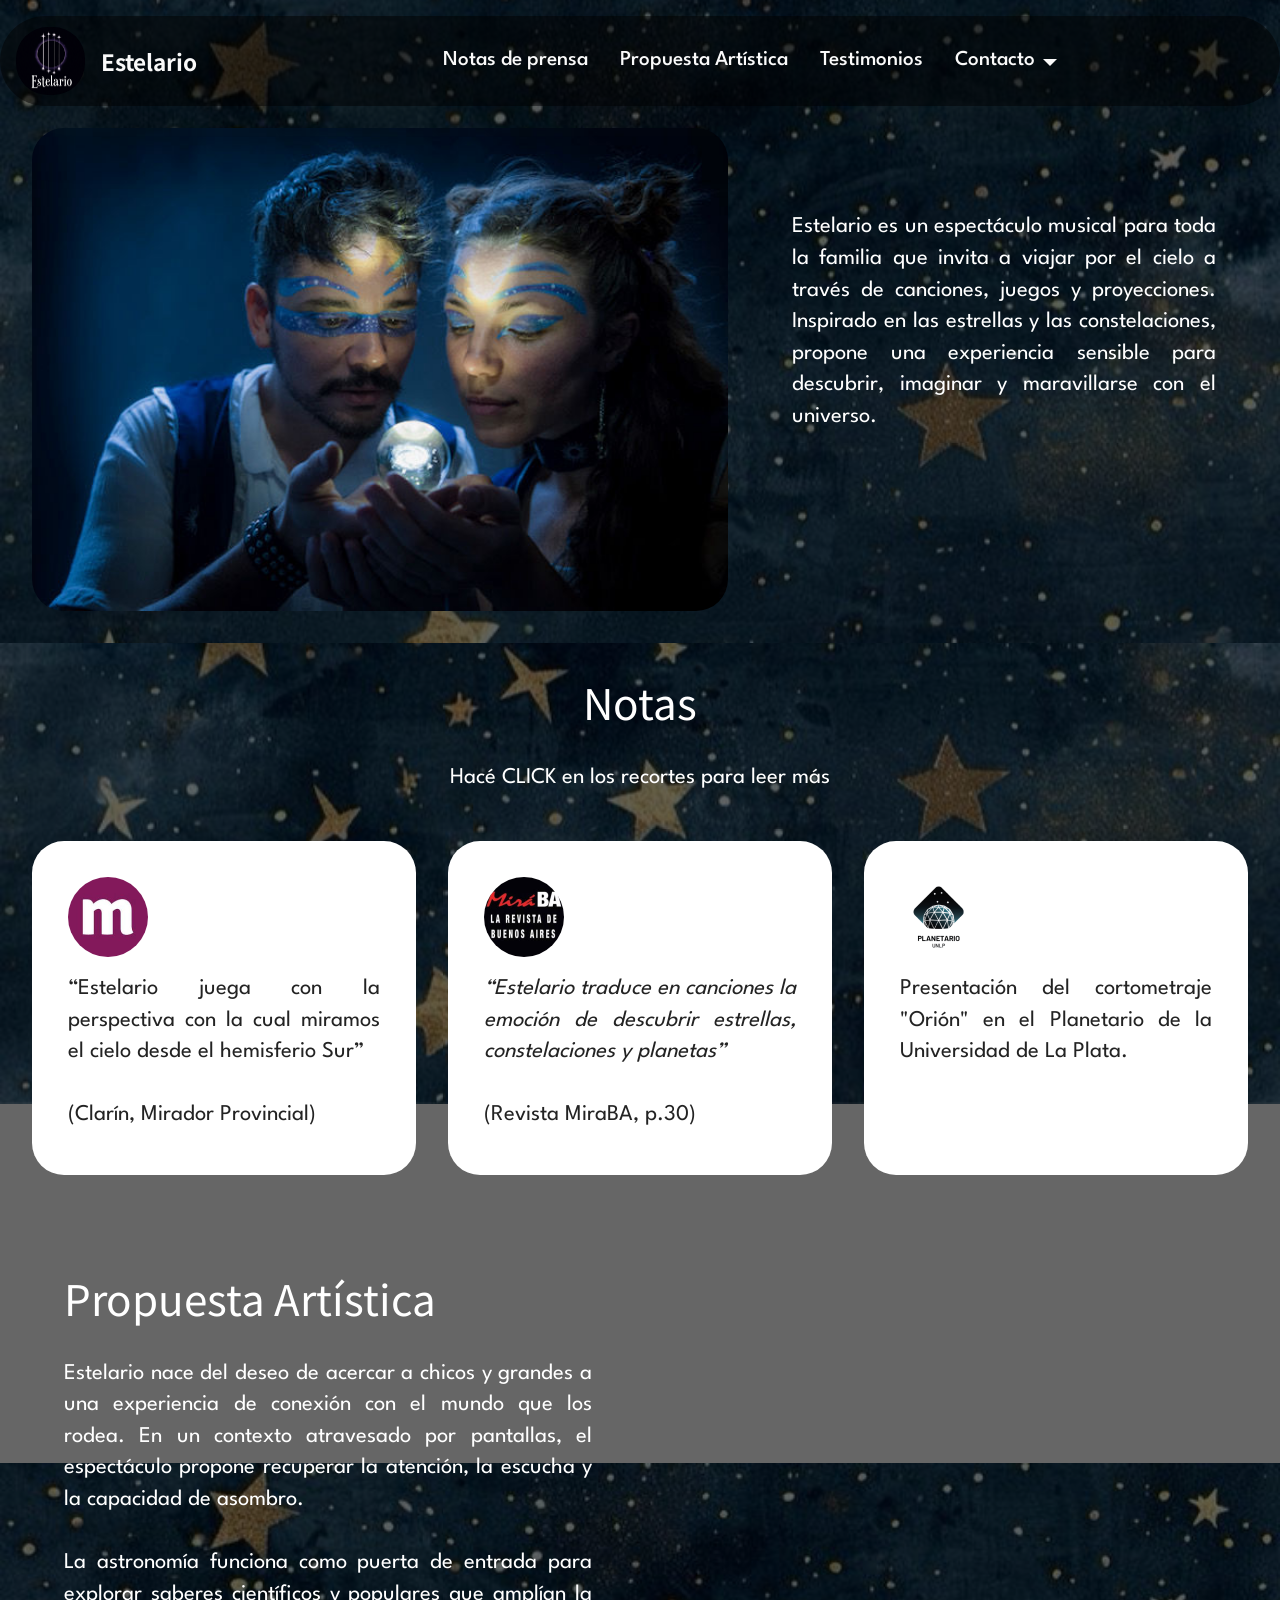
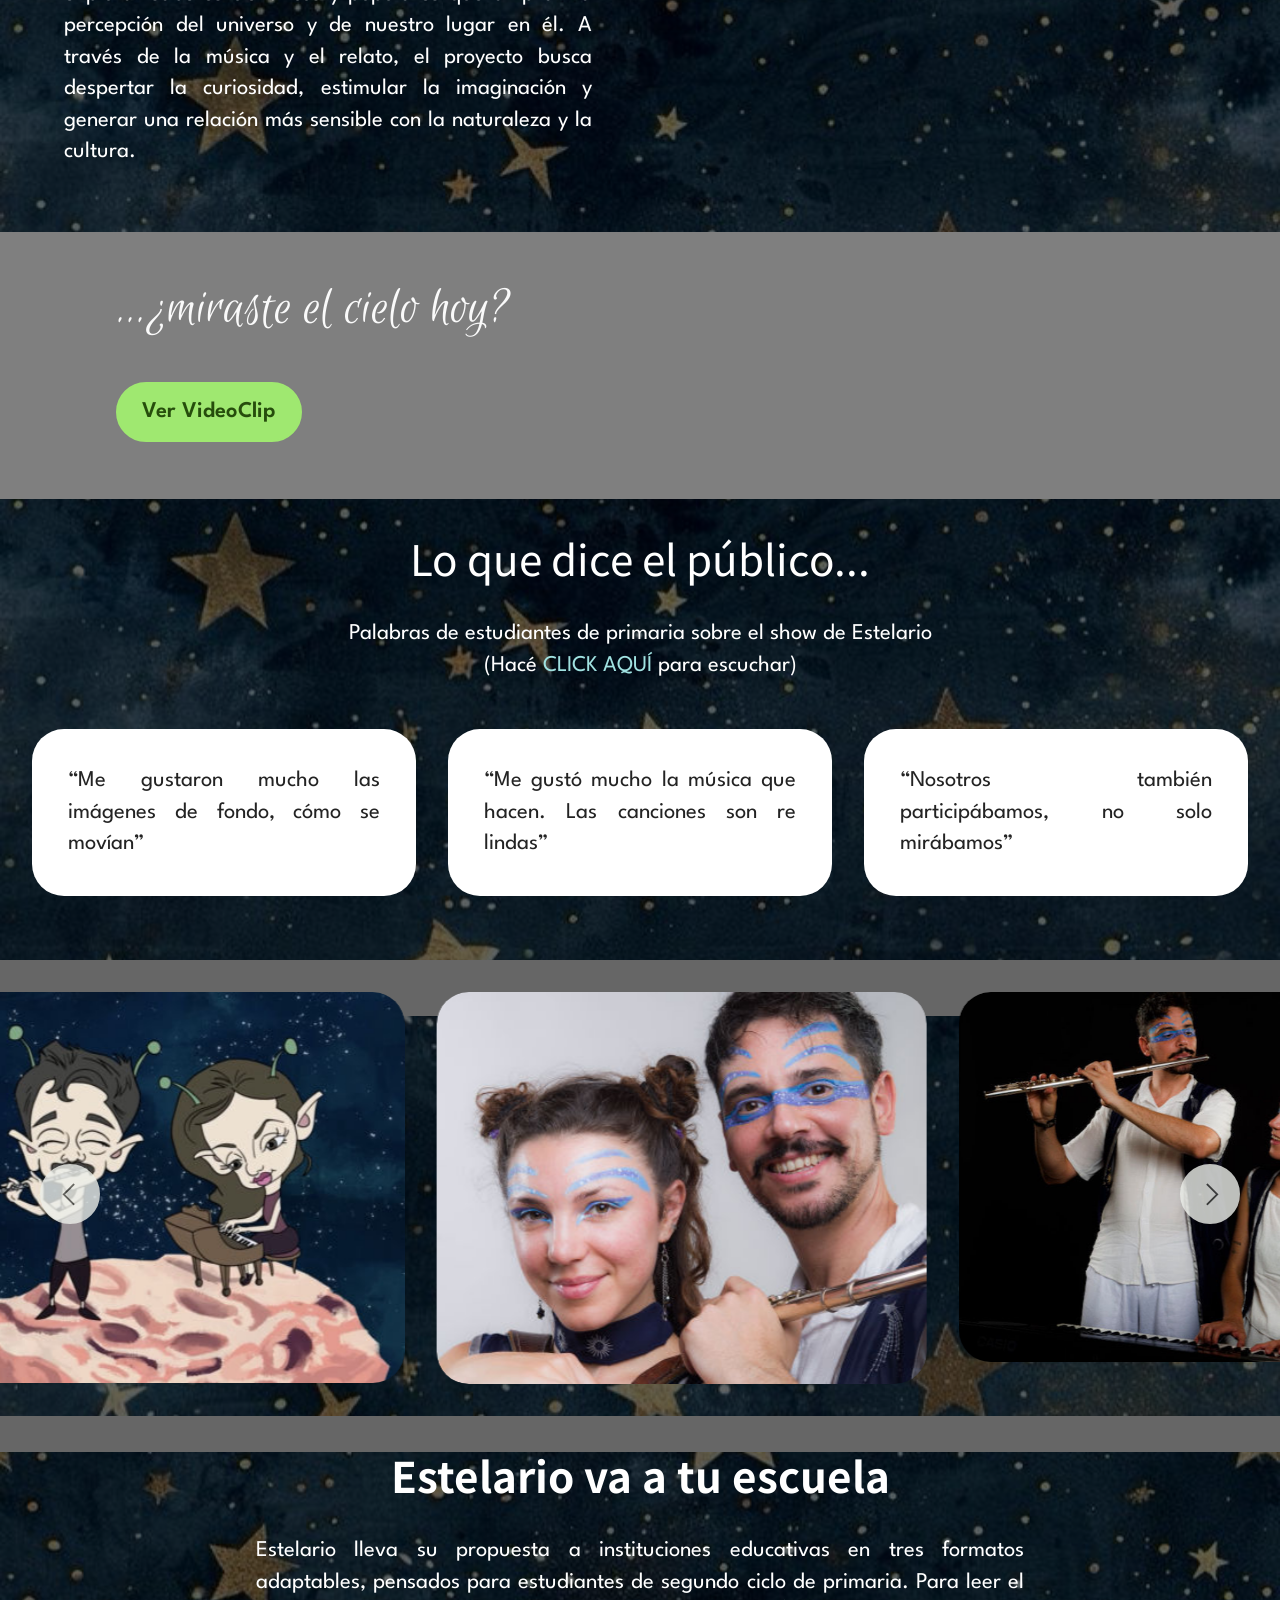
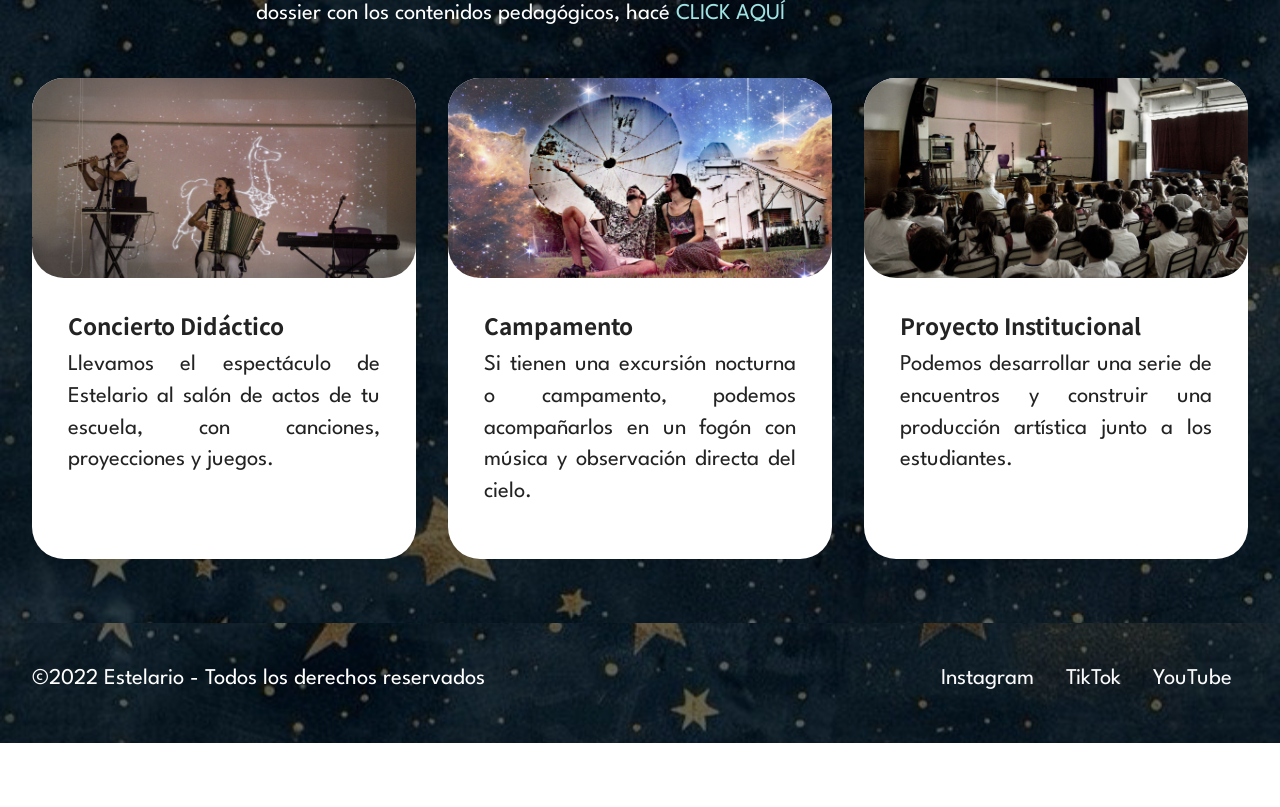
<file: index.html>
<!DOCTYPE html>
<html  >
<head>
  <!-- Site made with Mobirise Website Builder v6.1.4, https://mobirise.com -->
  <meta charset="UTF-8">
  <meta http-equiv="X-UA-Compatible" content="IE=edge">
  <meta name="generator" content="Mobirise v6.1.4, mobirise.com">
  <meta name="twitter:card" content="summary_large_image"/>
  <meta name="twitter:image:src" content="assets/images/index-meta.jpg">
  <meta property="og:image" content="assets/images/index-meta.jpg">
  <meta name="twitter:title" content="Estelario">
  <meta name="viewport" content="width=device-width, initial-scale=1, minimum-scale=1">
  <link rel="shortcut icon" href="assets/images/logo-128x128.png" type="image/x-icon">
  <meta name="description" content="Un mapa musical del cielo">
  
  
  <title>Estelario</title>
  <link rel="stylesheet" href="assets/web/assets/mobirise-icons2/mobirise2.css">
  <link rel="stylesheet" href="assets/bootstrap/css/bootstrap.min.css">
  <link rel="stylesheet" href="assets/parallax/jarallax.css">
  <link rel="stylesheet" href="assets/animatecss/animate.css">
  <link rel="stylesheet" href="assets/dropdown/css/style.css">
  <link rel="stylesheet" href="assets/socicon/css/styles.css">
  <link rel="stylesheet" href="assets/theme/css/style.css">
  <link rel="preload" href="https://fonts.googleapis.com/css?family=Euphoria+Script:400&display=swap" as="style" onload="this.onload=null;this.rel='stylesheet'">
  <noscript><link rel="stylesheet" href="https://fonts.googleapis.com/css?family=Euphoria+Script:400&display=swap"></noscript>
  <link rel="preload" href="https://fonts.googleapis.com/css?family=Noto+Sans+TC:100,200,300,400,500,600,700,800,900&display=swap" as="style" onload="this.onload=null;this.rel='stylesheet'">
  <noscript><link rel="stylesheet" href="https://fonts.googleapis.com/css?family=Noto+Sans+TC:100,200,300,400,500,600,700,800,900&display=swap"></noscript>
  <link rel="preload" href="https://fonts.googleapis.com/css?family=League+Spartan:100,200,300,400,500,600,700,800,900&display=swap" as="style" onload="this.onload=null;this.rel='stylesheet'">
  <noscript><link rel="stylesheet" href="https://fonts.googleapis.com/css?family=League+Spartan:100,200,300,400,500,600,700,800,900&display=swap"></noscript>
  <link rel="preload" as="style" href="assets/mobirise/css/mbr-additional.css?v=QgZHqi"><link rel="stylesheet" href="assets/mobirise/css/mbr-additional.css?v=QgZHqi" type="text/css">

  
  
  
</head>
<body>
  
  <section data-bs-version="5.1" class="menu menu5 cid-vdBreaJSna" once="menu" id="menu05-0">
	

	<nav class="navbar navbar-dropdown navbar-fixed-top navbar-expand-lg">
		<div class="container">
			<div class="navbar-brand">
				<span class="navbar-logo">
					
						<img src="assets/images/logo-137x137.png" alt="Mobirise Website Builder" style="height: 4.3rem;">
					
				</span>
				<span class="navbar-caption-wrap"><a class="navbar-caption text-white text-primary display-5" href="index.html#top">Estelario</a></span>
			</div>
			<button class="navbar-toggler" type="button" data-toggle="collapse" data-bs-toggle="collapse" data-target="#navbarSupportedContent" data-bs-target="#navbarSupportedContent" aria-controls="navbarNavAltMarkup" aria-expanded="false" aria-label="Toggle navigation">
				<div class="hamburger">
					<span></span>
					<span></span>
					<span></span>
					<span></span>
				</div>
			</button>
			<div class="collapse navbar-collapse" id="navbarSupportedContent">
				<ul class="navbar-nav nav-dropdown nav-right" data-app-modern-menu="true"><li class="nav-item">
						<a class="nav-link link text-white display-4" href="index.html#features019-8" aria-expanded="false">Notas de prensa</a>
					</li><li class="nav-item"><a class="nav-link link text-white text-primary display-4" href="index.html#header04-7">Propuesta Artística</a></li><li class="nav-item"><a class="nav-link link text-white text-primary display-4" href="index.html#people04-d">Testimonios</a></li>
					
					<li class="nav-item dropdown">
						<a class="nav-link link dropdown-toggle text-white display-4" href="https://mobiri.se" data-toggle="dropdown-submenu" data-bs-toggle="dropdown" data-bs-auto-close="outside" aria-expanded="false">Contacto</a><div class="dropdown-menu" aria-labelledby="dropdown-168"><a class="dropdown-item text-white display-4" href="https://api.whatsapp.com/send?phone=5491167458087" target="_blank"><span class="socicon socicon-whatsapp mbr-iconfont mbr-iconfont-btn"></span>WhatsApp&nbsp;</a><a class="dropdown-item text-white display-4" href="mailto:estelariosur@gmail.com"><span class="socicon socicon-mail mbr-iconfont mbr-iconfont-btn"></span>Correo&nbsp;</a></div>
					</li></ul>
				
			</div>
		</div>
	</nav>
</section>

<section data-bs-version="5.1" class="start article4 cid-vlZ4gAKW8D mbr-parallax-background" id="article04-g">
	

	
	<div class="mbr-overlay" style="opacity: 0.6; background-color: rgb(0, 0, 0);"></div>

	<div class="container">
		<div class="row justify-content-center">
			<div class="col-12 col-md-12 col-lg-7 image-wrapper">
				<img class="w-100" src="assets/images/dsc-1853.estelario-sur-2025-foto-carlos-furman-640x444.webp" alt="Mobirise Website Builder">
			</div>
			<div class="col-12 col-md-12 col-lg">
				<div class="text-wrapper align-left">
					
					<p class="mbr-text mbr-fonts-style mb-4 display-7">Estelario es un espectáculo musical para toda la familia que invita a viajar por el cielo a través de canciones, juegos y proyecciones. Inspirado en las estrellas y las constelaciones, propone una experiencia sensible para descubrir, imaginar y maravillarse con el universo.<br><br><br></p>
					
				</div>
			</div>
		</div>
	</div>
</section>

<section data-bs-version="5.1" class="features19 cid-vel6oIh1A0 mbr-parallax-background" id="features019-8">
	

	
	<div class="mbr-overlay" style="opacity: 0.6; background-color: rgb(0, 0, 0);"></div>
	<div class="container">
		<div class="row justify-content-center">
			<div class="col-12 mb-5 content-head">
				<h3 class="mbr-section-title mbr-fonts-style align-center mb-0 display-2">Notas</h3>
				<h5 class="mbr-section-subtitle mbr-fonts-style align-center mb-0 mt-4 display-7">
					Hacé CLICK en los recortes para leer más</h5>
			</div>
		</div>
		<div class="row">
			<div class="item features-without-image col-12 col-lg-4 item-mb active">
				<div class="item-wrapper">
					<div class="card-box align-left">
						<div class="img-wrapper mb-3">
							<a href="https://www.miradorprovincial.com/2024/09/05/id_um-372799-hay-musica-en-la-ciencia-y-ciencia-en-la-musica-orion-html/?fbclid=IwY2xjawFiJ6NleHRuA2FlbQIxMAABHQOIEVVgpsRF9RP5GBmSaTNr_xC4-gEESmoblXN0oHsvLlySLEOuAVRd7w_aem_3T4ikfSn3vWaRAS7IXr07w" target="_blank"><img class="" src="assets/images/images-160x160.webp" alt="" data-slide-to="0" data-bs-slide-to="0"></a>
						</div>
						
						<p class="card-text mbr-fonts-style display-7"><strong><em><a href="https://www.miradorprovincial.com/2024/09/05/id_um-372799-hay-musica-en-la-ciencia-y-ciencia-en-la-musica-orion-html/?fbclid=IwY2xjawFiJ6NleHRuA2FlbQIxMAABHQOIEVVgpsRF9RP5GBmSaTNr_xC4-gEESmoblXN0oHsvLlySLEOuAVRd7w_aem_3T4ikfSn3vWaRAS7IXr07w" class="text-black" target="_blank">“Estelario juega con la perspectiva con la cual miramos el cielo desde el hemisferio Sur”</a><br><br><a href="https://www.miradorprovincial.com/2024/09/05/id_um-372799-hay-musica-en-la-ciencia-y-ciencia-en-la-musica-orion-html/?fbclid=IwY2xjawFiJ6NleHRuA2FlbQIxMAABHQOIEVVgpsRF9RP5GBmSaTNr_xC4-gEESmoblXN0oHsvLlySLEOuAVRd7w_aem_3T4ikfSn3vWaRAS7IXr07w" class="text-black" target="_blank">(Clarín, Mirador Provincial)</a></em></strong></p>
					</div>
				</div>
			</div><div class="item features-without-image col-12 col-lg-4 item-mb">
				<div class="item-wrapper">
					<div class="card-box align-left">
						<div class="img-wrapper mb-3">
							<a href="https://issuu.com/aqui_la_plata/docs/miraba_180?fr=xKAE9_zU1NQ" target="_blank"><img class="" src="assets/images/272981006-327873966015447-1562404661933777714-n-160x160.webp" alt="" data-slide-to="1" data-bs-slide-to="2"></a>
						</div>
						
						<p class="card-text mbr-fonts-style display-7"><a href="https://issuu.com/aqui_la_plata/docs/miraba_180?fr=xKAE9_zU1NQ" class="text-black" target="_blank"><em>“Estelario traduce en canciones la emoción de descubrir estrellas, constelaciones y planetas”</em></a><br><br><a href="https://issuu.com/aqui_la_plata/docs/miraba_180?fr=xKAE9_zU1NQ" class="text-black" target="_blank">(Revista MiraBA, p.30)</a></p>
					</div>
				</div>
			</div>
			<div class="item features-without-image col-12 col-lg-4 item-mb">
				<div class="item-wrapper">
					<div class="card-box align-left">
						<div class="img-wrapper mb-3">
							<a href="https://www.youtube.com/live/1Pttrk8LQB8?app=desktop&si=dnysgzvdFyA3w1vn&fbclid=PAZXh0bgNhZW0CMTEAAaayifbO4vPVvEbyXP3D6mVUYf8mTtYmpBiz6jz0sODx-A3yrhOmx2T7oZg_aem_ZmFrZWR1bW15MTZieXRlcw" target="_blank"><img class="" src="assets/images/botones-mesa-de-trabajo-1-1-160x160.webp" alt="" data-slide-to="3" data-bs-slide-to="3"></a>
						</div>
						
						<p class="card-text mbr-fonts-style display-7">
							<a href="https://www.youtube.com/live/1Pttrk8LQB8?app=desktop&si=dnysgzvdFyA3w1vn&fbclid=PAZXh0bgNhZW0CMTEAAaayifbO4vPVvEbyXP3D6mVUYf8mTtYmpBiz6jz0sODx-A3yrhOmx2T7oZg_aem_ZmFrZWR1bW15MTZieXRlcw" class="text-black" target="_blank">Presentación del cortometraje "Orión" en el Planetario de la Universidad de La Plata.</a></p>
					</div>
				</div>
			</div>
			
		</div>
	</div>
</section>

<section data-bs-version="5.1" class="header4 cid-vejviEUE4N mbr-parallax-background" id="header04-7">
	

	
	<div class="mbr-overlay" style="opacity: 0.6; background-color: rgb(0, 0, 0);"></div>

	<div class="container">
		<div class="row justify-content-center">
			<div class="col-12 col-md">
				<div class="text-wrapper">
					<h2 class="mbr-section-title mb-4 mbr-fonts-style display-2">
						Propuesta Artística</h2>
					<p class="mbr-text mb-4 mbr-fonts-style display-7">Estelario nace del deseo de acercar a chicos y grandes a una experiencia de conexión con el mundo que los rodea. En un contexto atravesado por pantallas, el espectáculo propone recuperar la atención, la escucha y la capacidad de asombro.<br><br>La astronomía funciona como puerta de entrada para explorar saberes científicos y populares que amplían la percepción del universo y de nuestro lugar en él. A través de la música y el relato, el proyecto busca despertar la curiosidad, estimular la imaginación y generar una relación más sensible con la naturaleza y la cultura.</p>
					
				</div>
			</div>
			<div class="mbr-figure col-12 col-md-6"><iframe class="mbr-embedded-video" src="https://www.youtube.com/embed/jCAcWtHtvaE?rel=0&amp;amp;mute=1&amp;showinfo=0&amp;autoplay=1&amp;loop=1&amp;playlist=jCAcWtHtvaE" width="1280" height="720" frameborder="0" allowfullscreen></iframe></div>
		</div>
	</div>
</section>

<section data-bs-version="5.1" class="header18 cid-vdBri49PRo" data-bg-video="https://www.youtube.com/watch?v=n0SX7KrEu6M" id="header18-1">
  

  <div class="mbr-overlay" style="opacity: 0.5; background-color: rgb(0, 0, 0);"></div>
  <div class="container">
    <div class="row">
      <div class="content-wrap col-12 col-md-11">
        <h1 class="mbr-section-title mbr-fonts-style mbr-white mb-4 display-1"><strong><a href="https://youtu.be/n0SX7KrEu6M?si=nmXshijYIB5nmC59" class="text-white" target="_blank">...¿miraste el cielo hoy?</a></strong></h1>
        
        
        <div class="mbr-section-btn"><a class="btn btn-secondary display-7" href="https://youtu.be/n0SX7KrEu6M?si=nmXshijYIB5nmC59" target="_blank">Ver VideoClip</a></div>
      </div>
    </div>
  </div>
</section>

<section data-bs-version="5.1" class="people04 cid-vlYXDwKkuj mbr-parallax-background" id="people04-d">
	
	<div class="mbr-overlay" style="opacity: 0.6; background-color: rgb(0, 0, 0);">
	</div>
	<div class="container">
		<div class="row mb-5 justify-content-center">
			<div class="col-12 mb-0 content-head">
				<h3 class="mbr-section-title mbr-fonts-style align-center mb-0 display-2">
					Lo que dice el público...</h3>
				<h5 class="mbr-section-subtitle mbr-fonts-style align-center mb-0 mt-4 display-7">Palabras de estudiantes de primaria sobre el show de Estelario<br>(Hacé&nbsp;<a href="https://youtube.com/shorts/Qu1JxFCtj70?si=LiqW4cd1bKQrqJ8Y" class="text-warning">CLICK&nbsp;AQUÍ</a> para escuchar)</h5>
			</div>
		</div>
		<div class="row mbr-masonry" data-masonry="{&quot;percentPosition&quot;: true }">
			
			<div class="item features-without-image col-12 col-md-6 col-lg-4 active">
				<div class="item-wrapper">
					<div class="card-box align-left">
						<p class="card-text mbr-fonts-style display-7"><em>
							<a href="https://youtube.com/shorts/Qu1JxFCtj70?si=LiqW4cd1bKQrqJ8Y" class="text-black">“Me gustaron mucho las imágenes de fondo, cómo se movían”</a>
						</em></p>
						
						
					</div>
				</div>
			</div><div class="item features-without-image col-12 col-md-6 col-lg-4">
				<div class="item-wrapper">
					<div class="card-box align-left">
						<p class="card-text mbr-fonts-style display-7"><em>
							<a href="https://youtube.com/shorts/Qu1JxFCtj70?si=LiqW4cd1bKQrqJ8Y" class="text-black">“Me gustó mucho la música que hacen. Las canciones son re lindas”</a>
						</em></p>
						
						
					</div>
				</div>
			</div>
			<div class="item features-without-image col-12 col-md-6 col-lg-4">
				<div class="item-wrapper">
					<div class="card-box align-left">
						<p class="card-text mbr-fonts-style display-7"><em>
							<a href="https://youtube.com/shorts/Qu1JxFCtj70?si=LiqW4cd1bKQrqJ8Y" class="text-black">“Nosotros también participábamos, no solo mirábamos”</a>
						</em></p>
						
						
					</div>
				</div>
			</div>
			
			
			
		</div>
	</div>
</section>

<section data-bs-version="5.1" class="slider4 mbr-embla cid-vdBroG0pW8 mbr-parallax-background" id="slider04-3">
    
    <div class="mbr-overlay" style="opacity: 0.6; background-color: rgb(0, 0, 0);">
    </div>
    <div class="container-fluid">
        
        <div class="row">
            <div class="col-12">
                <div class="embla position-relative" data-skip-snaps="true" data-align="center" data-contain-scroll="trimSnaps" data-loop="true" data-auto-play="true" data-auto-play-interval="5" data-draggable="true">
                    <div class="embla__viewport">
                        <div class="embla__container">
                            
                            
                            
                            
                            
                            <div class="embla__slide slider-image item active" style="margin-left: 1rem; margin-right: 1rem;">
                            <div class="slide-content">
                                <div class="item-img">
                                    <div class="item-wrapper">
                                        <img src="assets/images/dsc-1799.estelario-sur-2025-foto-carlos-furman-427x342.webp" alt="Mobirise Website Builder" title="" data-slide-to="0" data-bs-slide-to="0">
                                    </div>
                                </div>
                            </div>
                            </div><div class="embla__slide slider-image item" style="margin-left: 1rem; margin-right: 1rem;">
                            <div class="slide-content">
                                <div class="item-img">
                                    <div class="item-wrapper">
                                        <img src="assets/images/dibujitos-427x341.webp" alt="Mobirise Website Builder" title="" data-slide-to="2" data-bs-slide-to="2">
                                    </div>
                                </div>
                            </div>
                            </div><div class="embla__slide slider-image item" style="margin-left: 1rem; margin-right: 1rem;">
                            <div class="slide-content">
                                <div class="item-img">
                                    <div class="item-wrapper">
                                        <img src="assets/images/dsc-1830.estelario-sur-2025-foto-carlos-furman-427x342.webp" alt="Mobirise Website Builder" title="" data-slide-to="9" data-bs-slide-to="9">
                                    </div>
                                </div>
                            </div>
                            </div><div class="embla__slide slider-image item" style="margin-left: 1rem; margin-right: 1rem;">
                            <div class="slide-content">
                                <div class="item-img">
                                    <div class="item-wrapper">
                                        <img src="assets/images/dsc-1718.estelario-sur-2025-foto-carlos-furman-640x483.webp" alt="Mobirise Website Builder" title="" data-slide-to="4" data-bs-slide-to="4">
                                    </div>
                                </div>
                            </div>
                            </div>
                            
                        </div>
                    </div>
                    <button class="embla__button embla__button--prev">
                        <span class="mobi-mbri mobi-mbri-arrow-prev" aria-hidden="true"></span>
                        <span class="sr-only visually-hidden visually-hidden">Previous</span>
                    </button>
                    <button class="embla__button embla__button--next">
                        <span class="mobi-mbri mobi-mbri-arrow-next" aria-hidden="true"></span>
                        <span class="sr-only visually-hidden visually-hidden">Next</span>
                    </button>
                </div>
            </div>
        </div>
    </div>
</section>

<section data-bs-version="5.1" class="features4 start cid-voBCOKAw3u mbr-parallax-background" id="features04-u">
	
	<div class="mbr-overlay"></div>
	<div class="container">
		<div class="row justify-content-center">
			<div class="col-12 content-head">
				<div class="mbr-section-head mb-5">
					<h4 class="mbr-section-title mbr-fonts-style align-center mb-0 display-2"><strong>Estelario va a tu escuela</strong></h4>
					<h5 class="mbr-section-subtitle mbr-fonts-style align-center mb-0 mt-4 display-7">Estelario lleva su propuesta a instituciones educativas en tres formatos adaptables, pensados para estudiantes de segundo ciclo de primaria. Para leer el dossier con los contenidos pedagógicos, hacé <a href="https://drive.google.com/file/d/1XTUl92jGsfyvRY78Xze85y6A-fSvxeD3/view?usp=share_link" class="text-warning">CLICK AQUÍ</a></h5>
					
				</div>
			</div>
		</div>
		<div class="row">
			<div class="item features-image col-12 col-md-6 col-lg-4">
				<div class="item-wrapper">
					<div class="item-img">
						<img src="assets/images/llamita-2-816x545.webp" alt="">
					</div>
					<div class="item-content">
						<h5 class="item-title mbr-fonts-style display-5"><strong>Concierto Didáctico</strong></h5>
						<p class="mbr-text mbr-fonts-style display-7">Llevamos el espectáculo de Estelario al salón de actos de tu escuela, con canciones, proyecciones y juegos.</p>
						
					</div>

				</div>
			</div>
			<div class="item features-image col-12 col-md-6 col-lg-4">
				<div class="item-wrapper">
					<div class="item-img">
						<img src="assets/images/estelario-promo-816x475.webp" alt="Mobirise Website Builder">
					</div>
					<div class="item-content">
						<h5 class="item-title mbr-fonts-style display-5">
							<strong>Campamento</strong>
						</h5>
						<p class="mbr-text mbr-fonts-style display-7">
							Si tienen una excursión nocturna o campamento, podemos acompañarlos en un fogón con música y observación directa del cielo.</p>
						
					</div>
				</div>
			</div>
			<div class="item features-image col-12 col-md-6 col-lg-4">
				<div class="item-wrapper">
					<div class="item-img">
						<img src="assets/images/publico-816x545.webp" alt="Mobirise Website Builder">
					</div>
					<div class="item-content">
						<h5 class="item-title mbr-fonts-style display-5"><strong>Proyecto Institucional</strong></h5>
						<p class="mbr-text mbr-fonts-style display-7">Podemos desarrollar una serie de encuentros y construir una producción artística junto a los estudiantes.<br>
						</p>
						
					</div>
				</div>
			</div>
		</div>
	</div>
</section>

<section data-bs-version="5.1" class="footer2 cid-vdBrzFmNBt mbr-parallax-background" once="footers" id="footer02-6">
    

    
    <div class="mbr-overlay" style="opacity: 0.6; background-color: rgb(0, 0, 0);">
    </div>

    <div class="container">
        <div class="row">
            <div class="col-12 col-lg-6 center mt-2 mb-3">
                <p class="mbr-fonts-style copyright mb-0 display-7">©2022 Estelario - Todos los derechos reservados</p>
            </div>
            <div class="col-12 col-lg-6 center">
                <div class="row-links mt-2 mb-3">
                    <ul class="row-links-soc">
                        
                        
                        
                        
                    <li class="row-links-soc-item mbr-fonts-style display-7">
                            <a href="https://www.instagram.com/estelariosur" class="text-white" target="_blank">Instagram</a>
                        </li><li class="row-links-soc-item mbr-fonts-style display-7">
                            <a href="https://www.tiktok.com/@estelariosur" class="text-white text-primary" target="_blank">TikTok</a>
                        </li><li class="row-links-soc-item mbr-fonts-style display-7">
                            <a href="https://www.youtube.com/channel/UC8UlI0qgnzsBrdd__wagPsw" class="text-white">YouTube</a>
                        </li></ul>
                </div>
            </div>
        </div>
    </div>
</section><section class="display-7" style="padding: 0;align-items: center;justify-content: center;flex-wrap: wrap;    align-content: center;display: flex;position: relative;height: 4rem;"><a href="https://mobiri.se/4586444" style="flex: 1 1;height: 4rem;position: absolute;width: 100%;z-index: 1;"><img alt="" style="height: 4rem;" src="[data-uri]"></a><p style="margin: 0;text-align: center;" class="display-7">&#8204;</p><a style="z-index:1" href="https://mobirise.com/offline-website-builder.html">Offline Website Maker</a></section><script src="assets/bootstrap/js/bootstrap.bundle.min.js"></script>  <script src="assets/parallax/jarallax.js"></script>  <script src="assets/smoothscroll/smooth-scroll.js"></script>  <script src="assets/ytplayer/index.js"></script>  <script src="assets/dropdown/js/navbar-dropdown.js"></script>  <script src="assets/vimeoplayer/player.js"></script>  <script src="assets/masonry/masonry.pkgd.min.js"></script>  <script src="assets/imagesloaded/imagesloaded.pkgd.min.js"></script>  <script src="assets/embla/embla.min.js"></script>  <script src="assets/embla/script.js"></script>  <script src="assets/theme/js/script.js"></script>  
  
  
  <input name="animation" type="hidden">
  </body>
</html>
</file>
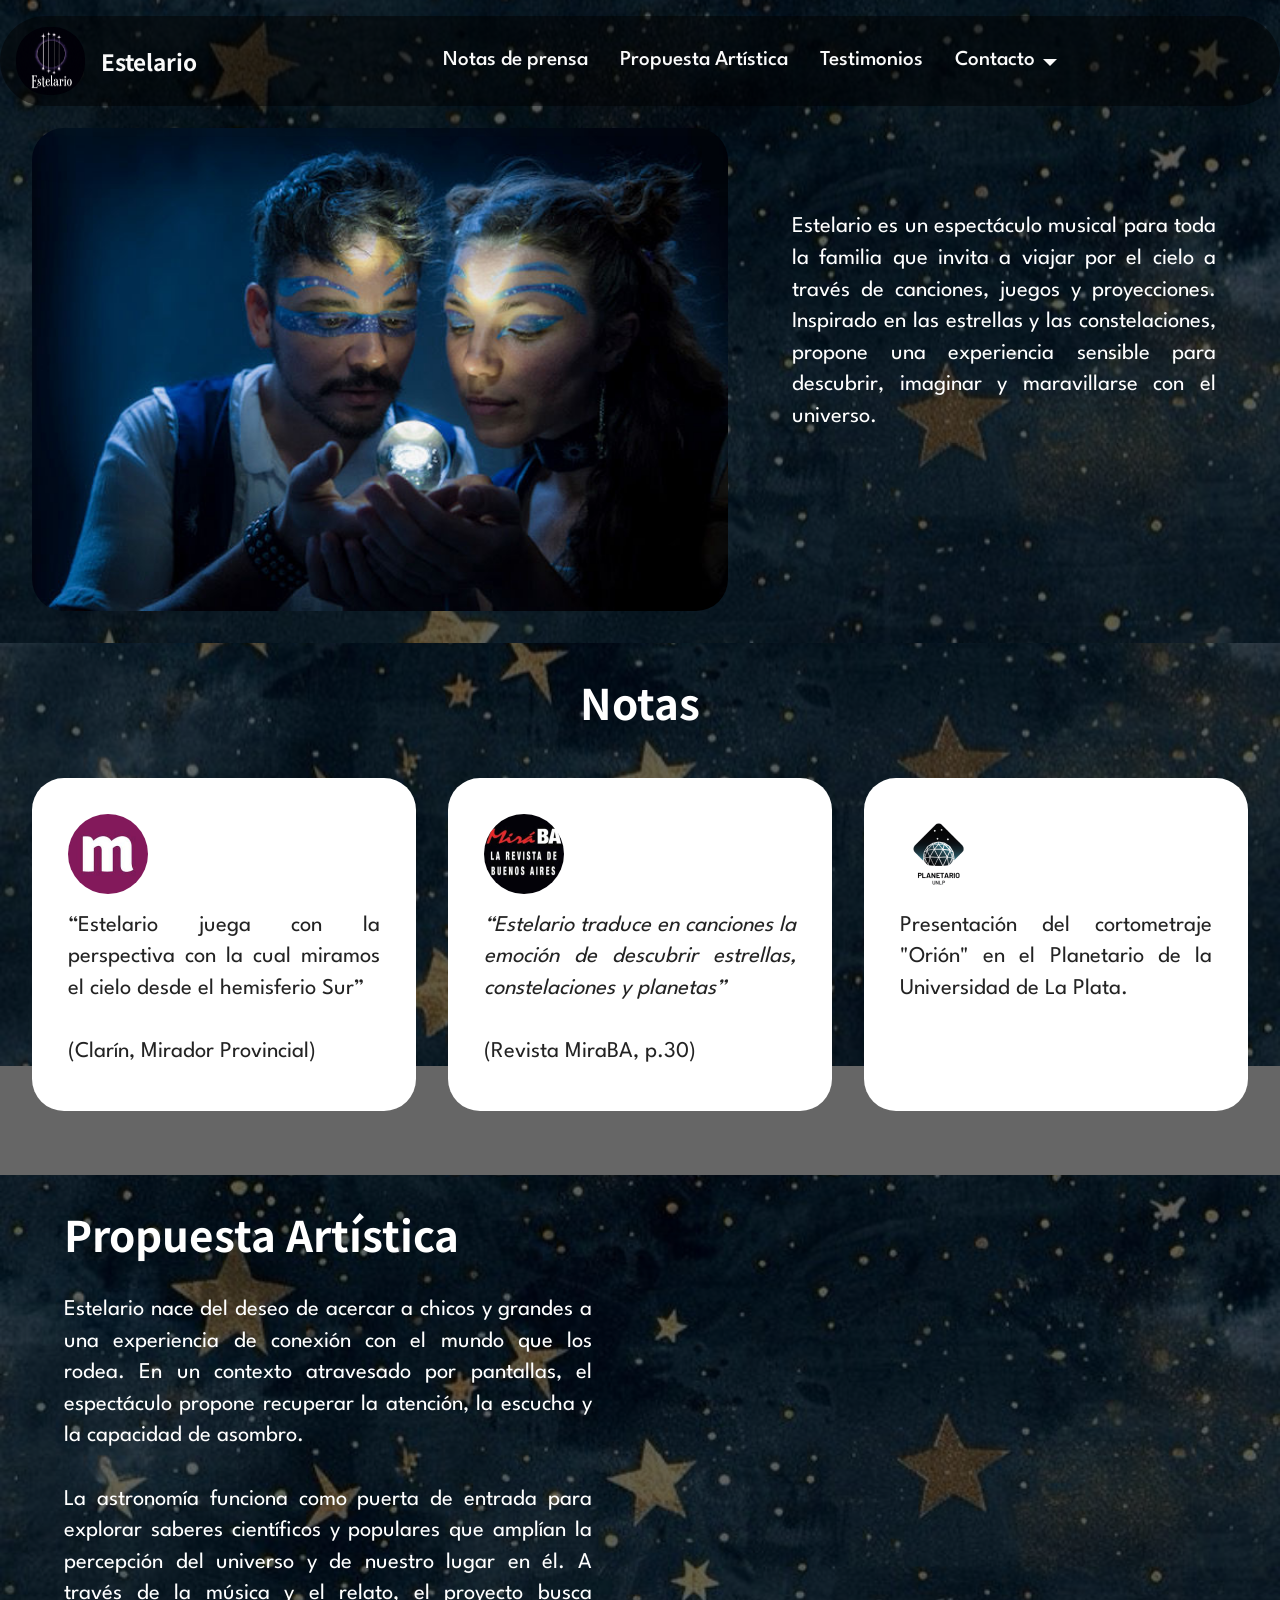
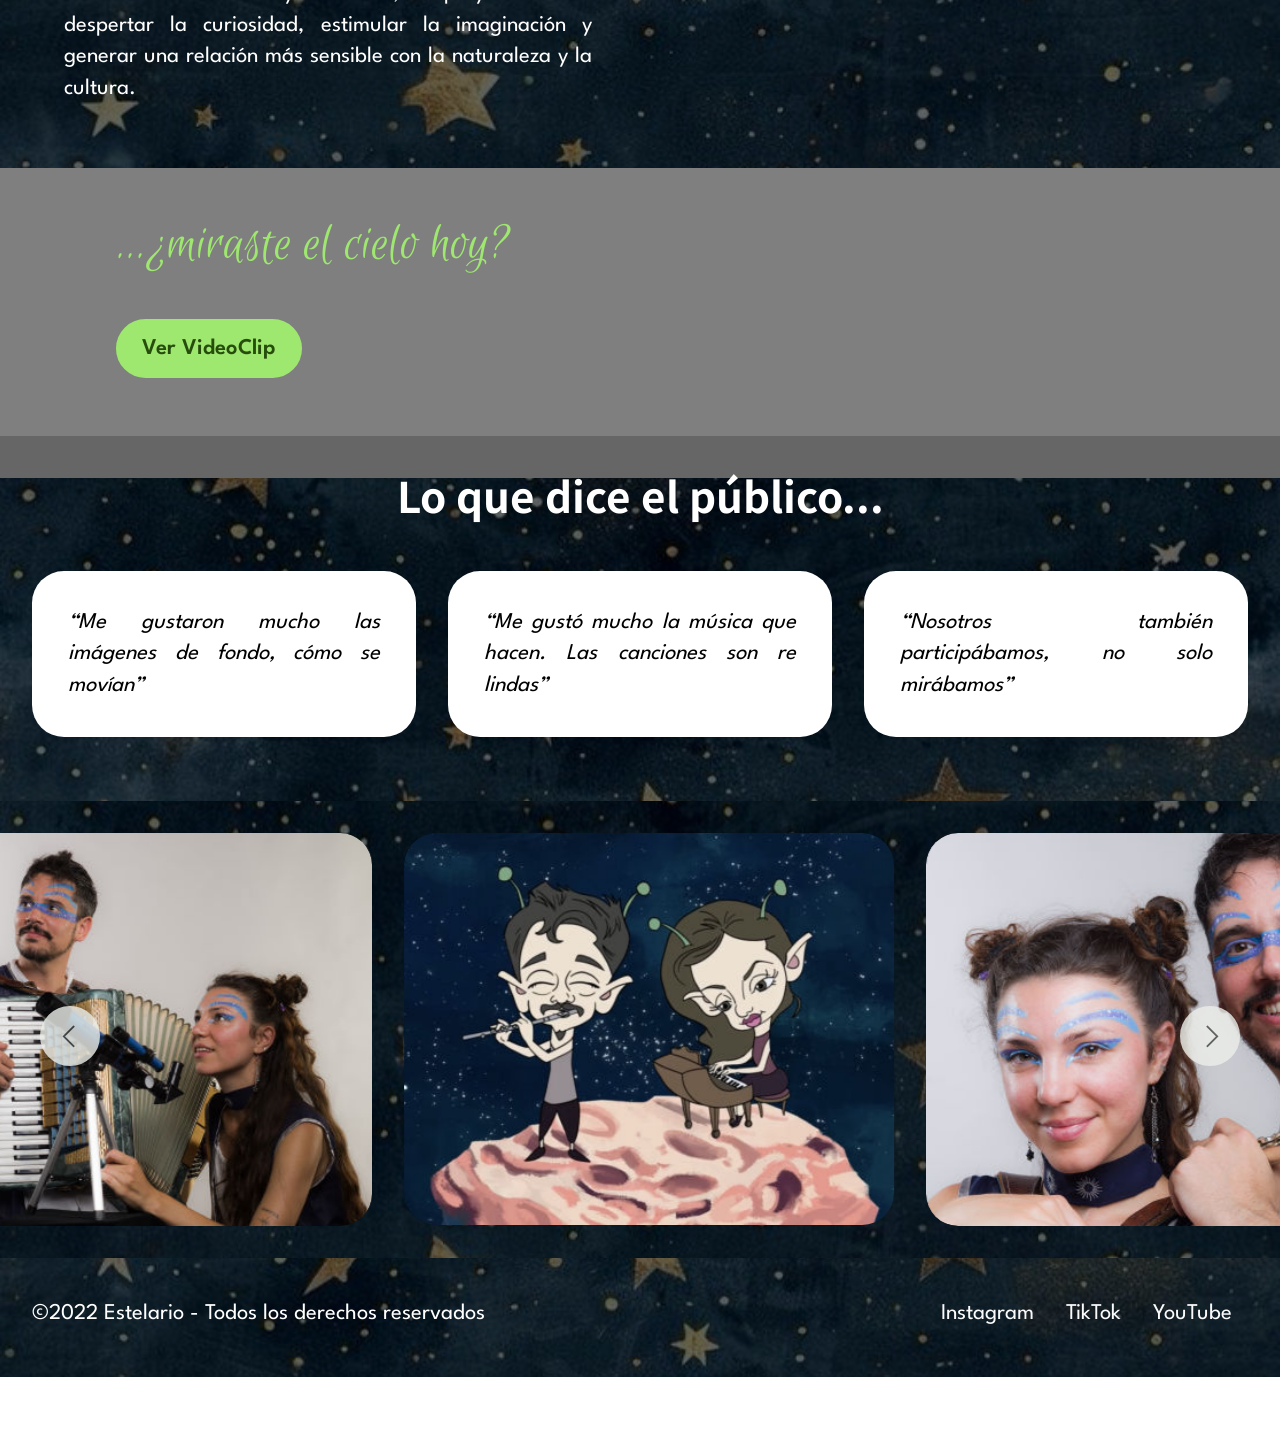
<file: page1.html>
<!DOCTYPE html>
<html  >
<head>
  <!-- Site made with Mobirise Website Builder v6.1.4, https://mobirise.com -->
  <meta charset="UTF-8">
  <meta http-equiv="X-UA-Compatible" content="IE=edge">
  <meta name="generator" content="Mobirise v6.1.4, mobirise.com">
  <meta name="twitter:card" content="summary_large_image"/>
  <meta name="twitter:image:src" content="assets/images/page1-meta.jpg">
  <meta property="og:image" content="assets/images/page1-meta.jpg">
  <meta name="twitter:title" content="Estelario">
  <meta name="viewport" content="width=device-width, initial-scale=1, minimum-scale=1">
  <link rel="shortcut icon" href="assets/images/logo-128x128.png" type="image/x-icon">
  <meta name="description" content="Un mapa musical del cielo">
  
  
  <title>Estelario</title>
  <link rel="stylesheet" href="assets/web/assets/mobirise-icons2/mobirise2.css">
  <link rel="stylesheet" href="assets/bootstrap/css/bootstrap.min.css">
  <link rel="stylesheet" href="assets/parallax/jarallax.css">
  <link rel="stylesheet" href="assets/animatecss/animate.css">
  <link rel="stylesheet" href="assets/dropdown/css/style.css">
  <link rel="stylesheet" href="assets/socicon/css/styles.css">
  <link rel="stylesheet" href="assets/theme/css/style.css">
  <link rel="preload" href="https://fonts.googleapis.com/css?family=Euphoria+Script:400&display=swap" as="style" onload="this.onload=null;this.rel='stylesheet'">
  <noscript><link rel="stylesheet" href="https://fonts.googleapis.com/css?family=Euphoria+Script:400&display=swap"></noscript>
  <link rel="preload" href="https://fonts.googleapis.com/css?family=Noto+Sans+TC:100,200,300,400,500,600,700,800,900&display=swap" as="style" onload="this.onload=null;this.rel='stylesheet'">
  <noscript><link rel="stylesheet" href="https://fonts.googleapis.com/css?family=Noto+Sans+TC:100,200,300,400,500,600,700,800,900&display=swap"></noscript>
  <link rel="preload" href="https://fonts.googleapis.com/css?family=League+Spartan:100,200,300,400,500,600,700,800,900&display=swap" as="style" onload="this.onload=null;this.rel='stylesheet'">
  <noscript><link rel="stylesheet" href="https://fonts.googleapis.com/css?family=League+Spartan:100,200,300,400,500,600,700,800,900&display=swap"></noscript>
  <link rel="preload" as="style" href="assets/mobirise/css/mbr-additional.css?v=4uOJmY"><link rel="stylesheet" href="assets/mobirise/css/mbr-additional.css?v=4uOJmY" type="text/css">

  
  
  
</head>
<body>
  
  <section data-bs-version="5.1" class="menu menu5 cid-vlZlCWxR90" once="menu" id="menu05-l">
	

	<nav class="navbar navbar-dropdown navbar-fixed-top navbar-expand-lg">
		<div class="container">
			<div class="navbar-brand">
				<span class="navbar-logo">
					
						<img src="assets/images/logo-137x137.png" alt="Mobirise Website Builder" style="height: 4.3rem;">
					
				</span>
				<span class="navbar-caption-wrap"><a class="navbar-caption text-white text-primary display-5" href="index.html#top">Estelario</a></span>
			</div>
			<button class="navbar-toggler" type="button" data-toggle="collapse" data-bs-toggle="collapse" data-target="#navbarSupportedContent" data-bs-target="#navbarSupportedContent" aria-controls="navbarNavAltMarkup" aria-expanded="false" aria-label="Toggle navigation">
				<div class="hamburger">
					<span></span>
					<span></span>
					<span></span>
					<span></span>
				</div>
			</button>
			<div class="collapse navbar-collapse" id="navbarSupportedContent">
				<ul class="navbar-nav nav-dropdown nav-right" data-app-modern-menu="true"><li class="nav-item">
						<a class="nav-link link text-white display-4" href="index.html#features019-8" aria-expanded="false">Notas de prensa</a>
					</li><li class="nav-item"><a class="nav-link link text-white text-primary display-4" href="index.html#header04-7">Propuesta Artística</a></li><li class="nav-item"><a class="nav-link link text-white text-primary display-4" href="index.html#people04-d">Testimonios</a></li>
					
					<li class="nav-item dropdown">
						<a class="nav-link link dropdown-toggle text-white display-4" href="https://mobiri.se" data-toggle="dropdown-submenu" data-bs-toggle="dropdown" data-bs-auto-close="outside" aria-expanded="false">Contacto</a><div class="dropdown-menu" aria-labelledby="dropdown-168"><a class="dropdown-item text-white display-4" href="https://api.whatsapp.com/send?phone=5491167458087" target="_blank"><span class="socicon socicon-whatsapp mbr-iconfont mbr-iconfont-btn"></span>WhatsApp&nbsp;</a><a class="dropdown-item text-white display-4" href="mailto:estelariosur@gmail.com"><span class="socicon socicon-mail mbr-iconfont mbr-iconfont-btn"></span>Correo&nbsp;</a></div>
					</li></ul>
				
			</div>
		</div>
	</nav>
</section>

<section data-bs-version="5.1" class="start article4 cid-vlZlCVrQx0 mbr-parallax-background" id="article04-k">
	

	
	<div class="mbr-overlay" style="opacity: 0.6; background-color: rgb(0, 0, 0);"></div>

	<div class="container">
		<div class="row justify-content-center">
			<div class="col-12 col-md-12 col-lg-7 image-wrapper">
				<img class="w-100" src="assets/images/dsc-1853.estelario-sur-2025-foto-carlos-furman-640x444.webp" alt="Mobirise Website Builder">
			</div>
			<div class="col-12 col-md-12 col-lg">
				<div class="text-wrapper align-left">
					
					<p class="mbr-text mbr-fonts-style mb-4 display-7">Estelario es un espectáculo musical para toda la familia que invita a viajar por el cielo a través de canciones, juegos y proyecciones. Inspirado en las estrellas y las constelaciones, propone una experiencia sensible para descubrir, imaginar y maravillarse con el universo.<br><br><br></p>
					
				</div>
			</div>
		</div>
	</div>
</section>

<section data-bs-version="5.1" class="features19 cid-vlZlCXbQ1r mbr-parallax-background" id="features019-m">
	

	
	<div class="mbr-overlay" style="opacity: 0.6; background-color: rgb(0, 0, 0);"></div>
	<div class="container">
		<div class="row justify-content-center">
			<div class="col-12 mb-5 content-head">
				<h3 class="mbr-section-title mbr-fonts-style align-center mb-0 display-2"><strong>Notas</strong></h3>
				
			</div>
		</div>
		<div class="row">
			<div class="item features-without-image col-12 col-lg-4 item-mb active">
				<div class="item-wrapper">
					<div class="card-box align-left">
						<div class="img-wrapper mb-3">
							<a href="https://www.miradorprovincial.com/2024/09/05/id_um-372799-hay-musica-en-la-ciencia-y-ciencia-en-la-musica-orion-html/?fbclid=IwY2xjawFiJ6NleHRuA2FlbQIxMAABHQOIEVVgpsRF9RP5GBmSaTNr_xC4-gEESmoblXN0oHsvLlySLEOuAVRd7w_aem_3T4ikfSn3vWaRAS7IXr07w" target="_blank"><img class="" src="assets/images/images-160x160.webp" alt="" data-slide-to="0" data-bs-slide-to="0"></a>
						</div>
						
						<p class="card-text mbr-fonts-style display-7"><strong><em><a href="https://www.miradorprovincial.com/2024/09/05/id_um-372799-hay-musica-en-la-ciencia-y-ciencia-en-la-musica-orion-html/?fbclid=IwY2xjawFiJ6NleHRuA2FlbQIxMAABHQOIEVVgpsRF9RP5GBmSaTNr_xC4-gEESmoblXN0oHsvLlySLEOuAVRd7w_aem_3T4ikfSn3vWaRAS7IXr07w" class="text-black" target="_blank">“Estelario juega con la perspectiva con la cual miramos el cielo desde el hemisferio Sur”</a><br><br><a href="https://www.miradorprovincial.com/2024/09/05/id_um-372799-hay-musica-en-la-ciencia-y-ciencia-en-la-musica-orion-html/?fbclid=IwY2xjawFiJ6NleHRuA2FlbQIxMAABHQOIEVVgpsRF9RP5GBmSaTNr_xC4-gEESmoblXN0oHsvLlySLEOuAVRd7w_aem_3T4ikfSn3vWaRAS7IXr07w" class="text-black" target="_blank">(Clarín, Mirador Provincial)</a></em></strong></p>
					</div>
				</div>
			</div><div class="item features-without-image col-12 col-lg-4 item-mb">
				<div class="item-wrapper">
					<div class="card-box align-left">
						<div class="img-wrapper mb-3">
							<a href="https://issuu.com/aqui_la_plata/docs/miraba_180?fr=xKAE9_zU1NQ" target="_blank"><img class="" src="assets/images/272981006-327873966015447-1562404661933777714-n-160x160.webp" alt="" data-slide-to="1" data-bs-slide-to="2"></a>
						</div>
						
						<p class="card-text mbr-fonts-style display-7"><a href="https://issuu.com/aqui_la_plata/docs/miraba_180?fr=xKAE9_zU1NQ" class="text-black" target="_blank"><em>“Estelario traduce en canciones la emoción de descubrir estrellas, constelaciones y planetas”</em></a><br><br><a href="https://issuu.com/aqui_la_plata/docs/miraba_180?fr=xKAE9_zU1NQ" class="text-black" target="_blank">(Revista MiraBA, p.30)</a></p>
					</div>
				</div>
			</div>
			<div class="item features-without-image col-12 col-lg-4 item-mb">
				<div class="item-wrapper">
					<div class="card-box align-left">
						<div class="img-wrapper mb-3">
							<a href="https://www.youtube.com/live/1Pttrk8LQB8?app=desktop&si=dnysgzvdFyA3w1vn&fbclid=PAZXh0bgNhZW0CMTEAAaayifbO4vPVvEbyXP3D6mVUYf8mTtYmpBiz6jz0sODx-A3yrhOmx2T7oZg_aem_ZmFrZWR1bW15MTZieXRlcw" target="_blank"><img class="" src="assets/images/botones-mesa-de-trabajo-1-1-160x160.webp" alt="" data-slide-to="3" data-bs-slide-to="3"></a>
						</div>
						
						<p class="card-text mbr-fonts-style display-7">
							<a href="https://www.youtube.com/live/1Pttrk8LQB8?app=desktop&si=dnysgzvdFyA3w1vn&fbclid=PAZXh0bgNhZW0CMTEAAaayifbO4vPVvEbyXP3D6mVUYf8mTtYmpBiz6jz0sODx-A3yrhOmx2T7oZg_aem_ZmFrZWR1bW15MTZieXRlcw" class="text-black" target="_blank">Presentación del cortometraje "Orión" en el Planetario de la Universidad de La Plata.</a></p>
					</div>
				</div>
			</div>
			
		</div>
	</div>
</section>

<section data-bs-version="5.1" class="header4 cid-vlZlCXODcf mbr-parallax-background" id="header04-n">
	

	
	<div class="mbr-overlay" style="opacity: 0.6; background-color: rgb(0, 0, 0);"></div>

	<div class="container">
		<div class="row justify-content-center">
			<div class="col-12 col-md">
				<div class="text-wrapper">
					<h2 class="mbr-section-title mb-4 mbr-fonts-style display-2">
						<strong>Propuesta Artística</strong></h2>
					<p class="mbr-text mb-4 mbr-fonts-style display-7">Estelario nace del deseo de acercar a chicos y grandes a una experiencia de conexión con el mundo que los rodea. En un contexto atravesado por pantallas, el espectáculo propone recuperar la atención, la escucha y la capacidad de asombro.<br><br>La astronomía funciona como puerta de entrada para explorar saberes científicos y populares que amplían la percepción del universo y de nuestro lugar en él. A través de la música y el relato, el proyecto busca despertar la curiosidad, estimular la imaginación y generar una relación más sensible con la naturaleza y la cultura.</p>
					
				</div>
			</div>
			<div class="mbr-figure col-12 col-md-6"><iframe class="mbr-embedded-video" src="https://www.youtube.com/embed/ek9kc6q-a_k?rel=0&amp;amp;mute=1&amp;showinfo=0&amp;autoplay=1&amp;loop=0" width="1280" height="720" frameborder="0" allowfullscreen></iframe></div>
		</div>
	</div>
</section>

<section data-bs-version="5.1" class="header18 cid-vlZlCYm6R8" data-bg-video="https://www.youtube.com/watch?v=n0SX7KrEu6M" id="header18-o">
  

  <div class="mbr-overlay" style="opacity: 0.5; background-color: rgb(0, 0, 0);"></div>
  <div class="container">
    <div class="row">
      <div class="content-wrap col-12 col-md-11">
        <h1 class="mbr-section-title mbr-fonts-style mbr-white mb-4 display-1"><strong><a href="https://youtu.be/n0SX7KrEu6M?si=nmXshijYIB5nmC59" class="text-secondary" target="_blank">...¿miraste el cielo hoy?</a></strong></h1>
        
        
        <div class="mbr-section-btn"><a class="btn btn-secondary display-7" href="https://youtu.be/n0SX7KrEu6M?si=nmXshijYIB5nmC59" target="_blank">Ver VideoClip</a></div>
      </div>
    </div>
  </div>
</section>

<section data-bs-version="5.1" class="people04 cid-vlZlCYYS8k mbr-parallax-background" id="people04-p">
	
	<div class="mbr-overlay" style="opacity: 0.6; background-color: rgb(0, 0, 0);">
	</div>
	<div class="container">
		<div class="row mb-5 justify-content-center">
			<div class="col-12 mb-0 content-head">
				<h3 class="mbr-section-title mbr-fonts-style align-center mb-0 display-2">
					<strong>Lo que dice el público...</strong></h3>
				
			</div>
		</div>
		<div class="row mbr-masonry" data-masonry="{&quot;percentPosition&quot;: true }">
			<div class="item features-without-image col-12 col-md-6 col-lg-4 active">
				<div class="item-wrapper">
					<div class="card-box align-left">
						<p class="card-text mbr-fonts-style display-7"><em>
							“Me gustaron mucho las imágenes de fondo, cómo se movían”
						</em></p>
						
						
					</div>
				</div>
			</div>
			<div class="item features-without-image col-12 col-md-6 col-lg-4">
				<div class="item-wrapper">
					<div class="card-box align-left">
						<p class="card-text mbr-fonts-style display-7"><em>
							“Me gustó mucho la música que hacen. Las canciones son re lindas”
						</em></p>
						
						
					</div>
				</div>
			</div>
			<div class="item features-without-image col-12 col-md-6 col-lg-4">
				<div class="item-wrapper">
					<div class="card-box align-left">
						<p class="card-text mbr-fonts-style display-7"><em>
							“Nosotros también participábamos, no solo mirábamos”
						</em></p>
						
						
					</div>
				</div>
			</div>
			
			
			
		</div>
	</div>
</section>

<section data-bs-version="5.1" class="slider4 mbr-embla cid-vlZlCZOiuM mbr-parallax-background" id="slider04-q">
    
    <div class="mbr-overlay" style="opacity: 0.6; background-color: rgb(0, 0, 0);">
    </div>
    <div class="container-fluid">
        
        <div class="row">
            <div class="col-12">
                <div class="embla position-relative" data-skip-snaps="true" data-align="center" data-contain-scroll="trimSnaps" data-loop="true" data-auto-play="true" data-auto-play-interval="5" data-draggable="true">
                    <div class="embla__viewport">
                        <div class="embla__container">
                            
                            
                            
                            
                            
                            <div class="embla__slide slider-image item active" style="margin-left: 1rem; margin-right: 1rem;">
                            <div class="slide-content">
                                <div class="item-img">
                                    <div class="item-wrapper">
                                        <img src="assets/images/dsc-1799.estelario-sur-2025-foto-carlos-furman-427x342.webp" alt="Mobirise Website Builder" title="" data-slide-to="0" data-bs-slide-to="0">
                                    </div>
                                </div>
                            </div>
                            </div><div class="embla__slide slider-image item" style="margin-left: 1rem; margin-right: 1rem;">
                            <div class="slide-content">
                                <div class="item-img">
                                    <div class="item-wrapper">
                                        <img src="assets/images/dibujitos-427x341.webp" alt="Mobirise Website Builder" title="" data-slide-to="2" data-bs-slide-to="2">
                                    </div>
                                </div>
                            </div>
                            </div><div class="embla__slide slider-image item" style="margin-left: 1rem; margin-right: 1rem;">
                            <div class="slide-content">
                                <div class="item-img">
                                    <div class="item-wrapper">
                                        <img src="assets/images/dsc-1830.estelario-sur-2025-foto-carlos-furman-427x342.webp" alt="Mobirise Website Builder" title="" data-slide-to="9" data-bs-slide-to="9">
                                    </div>
                                </div>
                            </div>
                            </div>
                            
                        </div>
                    </div>
                    <button class="embla__button embla__button--prev">
                        <span class="mobi-mbri mobi-mbri-arrow-prev" aria-hidden="true"></span>
                        <span class="sr-only visually-hidden visually-hidden">Previous</span>
                    </button>
                    <button class="embla__button embla__button--next">
                        <span class="mobi-mbri mobi-mbri-arrow-next" aria-hidden="true"></span>
                        <span class="sr-only visually-hidden visually-hidden">Next</span>
                    </button>
                </div>
            </div>
        </div>
    </div>
</section>

<section data-bs-version="5.1" class="footer2 cid-vlZlD0EXzZ mbr-parallax-background" once="footers" id="footer02-r">
    

    
    <div class="mbr-overlay" style="opacity: 0.6; background-color: rgb(0, 0, 0);">
    </div>

    <div class="container">
        <div class="row">
            <div class="col-12 col-lg-6 center mt-2 mb-3">
                <p class="mbr-fonts-style copyright mb-0 display-7">©2022 Estelario - Todos los derechos reservados</p>
            </div>
            <div class="col-12 col-lg-6 center">
                <div class="row-links mt-2 mb-3">
                    <ul class="row-links-soc">
                        
                        
                        
                        
                    <li class="row-links-soc-item mbr-fonts-style display-7">
                            <a href="https://www.instagram.com/estelariosur" class="text-white" target="_blank">Instagram</a>
                        </li><li class="row-links-soc-item mbr-fonts-style display-7">
                            <a href="https://www.tiktok.com/@estelariosur" class="text-white text-primary" target="_blank">TikTok</a>
                        </li><li class="row-links-soc-item mbr-fonts-style display-7">
                            <a href="https://www.youtube.com/channel/UC8UlI0qgnzsBrdd__wagPsw" class="text-white">YouTube</a>
                        </li></ul>
                </div>
            </div>
        </div>
    </div>
</section><section class="display-7" style="padding: 0;align-items: center;justify-content: center;flex-wrap: wrap;    align-content: center;display: flex;position: relative;height: 4rem;"><a href="https://mobiri.se/4586444" style="flex: 1 1;height: 4rem;position: absolute;width: 100%;z-index: 1;"><img alt="" style="height: 4rem;" src="[data-uri]"></a><p style="margin: 0;text-align: center;" class="display-7">&#8204;</p><a style="z-index:1" href="https://mobirise.com/builder/no-code-website-builder.html">No Code Website Builder</a></section><script src="assets/bootstrap/js/bootstrap.bundle.min.js"></script>  <script src="assets/parallax/jarallax.js"></script>  <script src="assets/smoothscroll/smooth-scroll.js"></script>  <script src="assets/ytplayer/index.js"></script>  <script src="assets/dropdown/js/navbar-dropdown.js"></script>  <script src="assets/vimeoplayer/player.js"></script>  <script src="assets/masonry/masonry.pkgd.min.js"></script>  <script src="assets/imagesloaded/imagesloaded.pkgd.min.js"></script>  <script src="assets/embla/embla.min.js"></script>  <script src="assets/embla/script.js"></script>  <script src="assets/theme/js/script.js"></script>  
  
  
  <input name="animation" type="hidden">
  </body>
</html>
</file>
<file: assets/web/assets/mobirise-icons2/mobirise2.css>
@font-face {
  font-family: 'Moririse2';
  font-display: swap;
  src:  url('mobirise2.eot?f2bix4');
  src:  url('mobirise2.eot?f2bix4#iefix') format('embedded-opentype'),
    url('mobirise2.ttf?f2bix4') format('truetype'),
    url('mobirise2.woff?f2bix4') format('woff'),
    url('mobirise2.svg?f2bix4#mobirise2') format('svg');
  font-weight: normal;
  font-style: normal;
}

[class^="mobi-"], [class*=" mobi-"] {
  /* use !important to prevent issues with browser extensions that change fonts */
  font-family: 'Moririse2' !important;
  speak: none;
  font-style: normal;
  font-weight: normal;
  font-variant: normal;
  text-transform: none;
  line-height: 1;

  /* Better Font Rendering =========== */
  -webkit-font-smoothing: antialiased;
  -moz-osx-font-smoothing: grayscale;
}

.mobi-mbri-add-submenu:before {
  content: "\e900";
}
.mobi-mbri-alert:before {
  content: "\e901";
}
.mobi-mbri-align-center:before {
  content: "\e902";
}
.mobi-mbri-align-justify:before {
  content: "\e903";
}
.mobi-mbri-align-left:before {
  content: "\e904";
}
.mobi-mbri-align-right:before {
  content: "\e905";
}
.mobi-mbri-android:before {
  content: "\e906";
}
.mobi-mbri-apple:before {
  content: "\e907";
}
.mobi-mbri-arrow-down:before {
  content: "\e908";
}
.mobi-mbri-arrow-next:before {
  content: "\e909";
}
.mobi-mbri-arrow-prev:before {
  content: "\e90a";
}
.mobi-mbri-arrow-up:before {
  content: "\e90b";
}
.mobi-mbri-bold:before {
  content: "\e90c";
}
.mobi-mbri-bookmark:before {
  content: "\e90d";
}
.mobi-mbri-bootstrap:before {
  content: "\e90e";
}
.mobi-mbri-briefcase:before {
  content: "\e90f";
}
.mobi-mbri-browse:before {
  content: "\e910";
}
.mobi-mbri-bulleted-list:before {
  content: "\e911";
}
.mobi-mbri-calendar:before {
  content: "\e912";
}
.mobi-mbri-camera:before {
  content: "\e913";
}
.mobi-mbri-cart-add:before {
  content: "\e914";
}
.mobi-mbri-cart-full:before {
  content: "\e915";
}
.mobi-mbri-cash:before {
  content: "\e916";
}
.mobi-mbri-change-style:before {
  content: "\e917";
}
.mobi-mbri-chat:before {
  content: "\e918";
}
.mobi-mbri-clock:before {
  content: "\e919";
}
.mobi-mbri-close:before {
  content: "\e91a";
}
.mobi-mbri-cloud:before {
  content: "\e91b";
}
.mobi-mbri-code:before {
  content: "\e91c";
}
.mobi-mbri-contact-form:before {
  content: "\e91d";
}
.mobi-mbri-credit-card:before {
  content: "\e91e";
}
.mobi-mbri-cursor-click:before {
  content: "\e91f";
}
.mobi-mbri-cust-feedback:before {
  content: "\e920";
}
.mobi-mbri-database:before {
  content: "\e921";
}
.mobi-mbri-delivery:before {
  content: "\e922";
}
.mobi-mbri-desktop:before {
  content: "\e923";
}
.mobi-mbri-devices:before {
  content: "\e924";
}
.mobi-mbri-down:before {
  content: "\e925";
}
.mobi-mbri-download-2:before {
  content: "\e926";
}
.mobi-mbri-download:before {
  content: "\e927";
}
.mobi-mbri-drag-n-drop-2:before {
  content: "\e928";
}
.mobi-mbri-drag-n-drop:before {
  content: "\e929";
}
.mobi-mbri-edit-2:before {
  content: "\e92a";
}
.mobi-mbri-edit:before {
  content: "\e92b";
}
.mobi-mbri-error:before {
  content: "\e92c";
}
.mobi-mbri-extension:before {
  content: "\e92d";
}
.mobi-mbri-features:before {
  content: "\e92e";
}
.mobi-mbri-file:before {
  content: "\e92f";
}
.mobi-mbri-flag:before {
  content: "\e930";
}
.mobi-mbri-folder:before {
  content: "\e931";
}
.mobi-mbri-gift:before {
  content: "\e932";
}
.mobi-mbri-github:before {
  content: "\e933";
}
.mobi-mbri-globe-2:before {
  content: "\e934";
}
.mobi-mbri-globe:before {
  content: "\e935";
}
.mobi-mbri-growing-chart:before {
  content: "\e936";
}
.mobi-mbri-hearth:before {
  content: "\e937";
}
.mobi-mbri-help:before {
  content: "\e938";
}
.mobi-mbri-home:before {
  content: "\e939";
}
.mobi-mbri-hot-cup:before {
  content: "\e93a";
}
.mobi-mbri-idea:before {
  content: "\e93b";
}
.mobi-mbri-image-gallery:before {
  content: "\e93c";
}
.mobi-mbri-image-slider:before {
  content: "\e93d";
}
.mobi-mbri-info:before {
  content: "\e93e";
}
.mobi-mbri-italic:before {
  content: "\e93f";
}
.mobi-mbri-key:before {
  content: "\e940";
}
.mobi-mbri-laptop:before {
  content: "\e941";
}
.mobi-mbri-layers:before {
  content: "\e942";
}
.mobi-mbri-left-right:before {
  content: "\e943";
}
.mobi-mbri-left:before {
  content: "\e944";
}
.mobi-mbri-letter:before {
  content: "\e945";
}
.mobi-mbri-like:before {
  content: "\e946";
}
.mobi-mbri-link:before {
  content: "\e947";
}
.mobi-mbri-lock:before {
  content: "\e948";
}
.mobi-mbri-login:before {
  content: "\e949";
}
.mobi-mbri-logout:before {
  content: "\e94a";
}
.mobi-mbri-magic-stick:before {
  content: "\e94b";
}
.mobi-mbri-map-pin:before {
  content: "\e94c";
}
.mobi-mbri-menu:before {
  content: "\e94d";
}
.mobi-mbri-mobile-2:before {
  content: "\e94e";
}
.mobi-mbri-mobile-horizontal:before {
  content: "\e94f";
}
.mobi-mbri-mobile:before {
  content: "\e950";
}
.mobi-mbri-mobirise:before {
  content: "\e951";
}
.mobi-mbri-more-horizontal:before {
  content: "\e952";
}
.mobi-mbri-more-vertical:before {
  content: "\e953";
}
.mobi-mbri-music:before {
  content: "\e954";
}
.mobi-mbri-new-file:before {
  content: "\e955";
}
.mobi-mbri-numbered-list:before {
  content: "\e956";
}
.mobi-mbri-opened-folder:before {
  content: "\e957";
}
.mobi-mbri-pages:before {
  content: "\e958";
}
.mobi-mbri-paper-plane:before {
  content: "\e959";
}
.mobi-mbri-paperclip:before {
  content: "\e95a";
}
.mobi-mbri-phone:before {
  content: "\e95b";
}
.mobi-mbri-photo:before {
  content: "\e95c";
}
.mobi-mbri-photos:before {
  content: "\e95d";
}
.mobi-mbri-pin:before {
  content: "\e95e";
}
.mobi-mbri-play:before {
  content: "\e95f";
}
.mobi-mbri-plus:before {
  content: "\e960";
}
.mobi-mbri-preview:before {
  content: "\e961";
}
.mobi-mbri-print:before {
  content: "\e962";
}
.mobi-mbri-protect:before {
  content: "\e963";
}
.mobi-mbri-question:before {
  content: "\e964";
}
.mobi-mbri-quote-left:before {
  content: "\e965";
}
.mobi-mbri-quote-right:before {
  content: "\e966";
}
.mobi-mbri-redo:before {
  content: "\e967";
}
.mobi-mbri-refresh:before {
  content: "\e968";
}
.mobi-mbri-responsive-2:before {
  content: "\e969";
}
.mobi-mbri-responsive:before {
  content: "\e96a";
}
.mobi-mbri-right:before {
  content: "\e96b";
}
.mobi-mbri-rocket:before {
  content: "\e96c";
}
.mobi-mbri-sad-face:before {
  content: "\e96d";
}
.mobi-mbri-sale:before {
  content: "\e96e";
}
.mobi-mbri-save:before {
  content: "\e96f";
}
.mobi-mbri-search:before {
  content: "\e970";
}
.mobi-mbri-setting-2:before {
  content: "\e971";
}
.mobi-mbri-setting-3:before {
  content: "\e972";
}
.mobi-mbri-setting:before {
  content: "\e973";
}
.mobi-mbri-share:before {
  content: "\e974";
}
.mobi-mbri-shopping-bag:before {
  content: "\e975";
}
.mobi-mbri-shopping-basket:before {
  content: "\e976";
}
.mobi-mbri-shopping-cart:before {
  content: "\e977";
}
.mobi-mbri-sites:before {
  content: "\e978";
}
.mobi-mbri-smile-face:before {
  content: "\e979";
}
.mobi-mbri-speed:before {
  content: "\e97a";
}
.mobi-mbri-star:before {
  content: "\e97b";
}
.mobi-mbri-success:before {
  content: "\e97c";
}
.mobi-mbri-sun:before {
  content: "\e97d";
}
.mobi-mbri-sun2:before {
  content: "\e97e";
}
.mobi-mbri-tablet-vertical:before {
  content: "\e97f";
}
.mobi-mbri-tablet:before {
  content: "\e980";
}
.mobi-mbri-target:before {
  content: "\e981";
}
.mobi-mbri-timer:before {
  content: "\e982";
}
.mobi-mbri-to-ftp:before {
  content: "\e983";
}
.mobi-mbri-to-local-drive:before {
  content: "\e984";
}
.mobi-mbri-touch-swipe:before {
  content: "\e985";
}
.mobi-mbri-touch:before {
  content: "\e986";
}
.mobi-mbri-trash:before {
  content: "\e987";
}
.mobi-mbri-underline:before {
  content: "\e988";
}
.mobi-mbri-undo:before {
  content: "\e989";
}
.mobi-mbri-unlink:before {
  content: "\e98a";
}
.mobi-mbri-unlock:before {
  content: "\e98b";
}
.mobi-mbri-up-down:before {
  content: "\e98c";
}
.mobi-mbri-up:before {
  content: "\e98d";
}
.mobi-mbri-update:before {
  content: "\e98e";
}
.mobi-mbri-upload-2:before {
  content: "\e98f";
}
.mobi-mbri-upload:before {
  content: "\e990";
}
.mobi-mbri-user-2:before {
  content: "\e991";
}
.mobi-mbri-user:before {
  content: "\e992";
}
.mobi-mbri-users:before {
  content: "\e993";
}
.mobi-mbri-video-play:before {
  content: "\e994";
}
.mobi-mbri-video:before {
  content: "\e995";
}
.mobi-mbri-watch:before {
  content: "\e996";
}
.mobi-mbri-website-theme-2:before {
  content: "\e997";
}
.mobi-mbri-website-theme:before {
  content: "\e998";
}
.mobi-mbri-wifi:before {
  content: "\e999";
}
.mobi-mbri-windows:before {
  content: "\e99a";
}
.mobi-mbri-zoom-in:before {
  content: "\e99b";
}
.mobi-mbri-zoom-out:before {
  content: "\e99c";
}
</file>
<file: assets/parallax/jarallax.css>
.jarallax {
    position: relative;
    z-index: 0;
}
.jarallax > .jarallax-img {
    position: absolute;
    object-fit: cover;
    /* support for plugin https://github.com/bfred-it/object-fit-images */
    font-family: 'object-fit: cover;';
    top: 0;
    left: 0;
    width: 100%;
    height: 100%;
    z-index: -1;
}
</file>
<file: assets/dropdown/css/style.css>
.navbar-dropdown {
  left: 0;
  padding: 0;
  position: absolute;
  right: 0;
  top: 0;
  transition: all 0.45s ease;
  z-index: 1030;
  background: #282828; }
  .navbar-dropdown .navbar-logo {
    margin-right: 0.8rem;
    transition: margin 0.3s ease-in-out;
    vertical-align: middle; }
    .navbar-dropdown .navbar-logo img {
      height: 3.125rem;
      transition: all 0.3s ease-in-out; }
    .navbar-dropdown .navbar-logo.mbr-iconfont {
      font-size: 3.125rem;
      line-height: 3.125rem; }
  .navbar-dropdown .navbar-caption {
    font-weight: 700;
    white-space: normal;
    vertical-align: -4px;
    line-height: 3.125rem !important; }
    .navbar-dropdown .navbar-caption, .navbar-dropdown .navbar-caption:hover {
      color: inherit;
      text-decoration: none; }
  .navbar-dropdown .mbr-iconfont + .navbar-caption {
    vertical-align: -1px; }
  .navbar-dropdown.navbar-fixed-top {
    position: fixed; }
  .navbar-dropdown .navbar-brand span {
    vertical-align: -4px; }
  .navbar-dropdown.bg-color.transparent {
    background: none; }
  .navbar-dropdown.navbar-short .navbar-brand {
    padding: 0.625rem 0; }
    .navbar-dropdown.navbar-short .navbar-brand span {
      vertical-align: -1px; }
  .navbar-dropdown.navbar-short .navbar-caption {
    line-height: 2.375rem !important;
    vertical-align: -2px; }
  .navbar-dropdown.navbar-short .navbar-logo {
    margin-right: 0.5rem; }
    .navbar-dropdown.navbar-short .navbar-logo img {
      height: 2.375rem; }
    .navbar-dropdown.navbar-short .navbar-logo.mbr-iconfont {
      font-size: 2.375rem;
      line-height: 2.375rem; }
  .navbar-dropdown.navbar-short .mbr-table-cell {
    height: 3.625rem; }
  .navbar-dropdown .navbar-close {
    left: 0.6875rem;
    position: fixed;
    top: 0.75rem;
    z-index: 1000; }
  .navbar-dropdown .hamburger-icon {
    content: "";
    display: inline-block;
    vertical-align: middle;
    width: 16px;
    -webkit-box-shadow: 0 -6px 0 1px #282828,0 0 0 1px #282828,0 6px 0 1px #282828;
    -moz-box-shadow: 0 -6px 0 1px #282828,0 0 0 1px #282828,0 6px 0 1px #282828;
    box-shadow: 0 -6px 0 1px #282828,0 0 0 1px #282828,0 6px 0 1px #282828; }

.dropdown-menu .dropdown-toggle[data-toggle="dropdown-submenu"]::after {
  border-bottom: 0.35em solid transparent;
  border-left: 0.35em solid;
  border-right: 0;
  border-top: 0.35em solid transparent;
  margin-left: 0.3rem; }

.dropdown-menu .dropdown-item:focus {
  outline: 0; }

.nav-dropdown {
  font-size: 0.75rem;
  font-weight: 500;
  height: auto !important; }
  .nav-dropdown .nav-btn {
    padding-left: 1rem; }
  .nav-dropdown .link {
    margin: .667em 1.667em;
    font-weight: 500;
    padding: 0;
    transition: color .2s ease-in-out; }
    .nav-dropdown .link.dropdown-toggle {
      margin-right: 2.583em; }
      .nav-dropdown .link.dropdown-toggle::after {
        margin-left: .25rem;
        border-top: 0.35em solid;
        border-right: 0.35em solid transparent;
        border-left: 0.35em solid transparent;
        border-bottom: 0; }
      .nav-dropdown .link.dropdown-toggle[aria-expanded="true"] {
        margin: 0;
        padding: 0.667em 3.263em  0.667em 1.667em; }
  .nav-dropdown .link::after,
  .nav-dropdown .dropdown-item::after {
    color: inherit; }
  .nav-dropdown .btn {
    font-size: 0.75rem;
    font-weight: 700;
    letter-spacing: 0;
    margin-bottom: 0;
    padding-left: 1.25rem;
    padding-right: 1.25rem; }
  .nav-dropdown .dropdown-menu {
    border-radius: 0;
    border: 0;
    left: 0;
    margin: 0;
    padding-bottom: 1.25rem;
    padding-top: 1.25rem;
    position: relative; }
  .nav-dropdown .dropdown-submenu {
    margin-left: 0.125rem;
    top: 0; }
  .nav-dropdown .dropdown-item {
    font-weight: 500;
    line-height: 2;
    padding: 0.3846em 4.615em 0.3846em 1.5385em;
    position: relative;
    transition: color .2s ease-in-out, background-color .2s ease-in-out; }
    .nav-dropdown .dropdown-item::after {
      margin-top: -0.3077em;
      position: absolute;
      right: 1.1538em;
      top: 50%; }
    .nav-dropdown .dropdown-item:focus, .nav-dropdown .dropdown-item:hover {
      background: none; }

@media (max-width: 767px) {
  .nav-dropdown.navbar-toggleable-sm {
    bottom: 0;
    display: none;
    left: 0;
    overflow-x: hidden;
    position: fixed;
    top: 0;
    transform: translateX(-100%);
    -ms-transform: translateX(-100%);
    -webkit-transform: translateX(-100%);
    width: 18.75rem;
    z-index: 999; } }
.nav-dropdown.navbar-toggleable-xl {
  bottom: 0;
  display: none;
  left: 0;
  overflow-x: hidden;
  position: fixed;
  top: 0;
  transform: translateX(-100%);
  -ms-transform: translateX(-100%);
  -webkit-transform: translateX(-100%);
  width: 18.75rem;
  z-index: 999; }

.nav-dropdown-sm {
  display: block !important;
  overflow-x: hidden;
  overflow: auto;
  padding-top: 3.875rem; }
  .nav-dropdown-sm::after {
    content: "";
    display: block;
    height: 3rem;
    width: 100%; }
  .nav-dropdown-sm.collapse.in ~ .navbar-close {
    display: block !important; }
  .nav-dropdown-sm.collapsing, .nav-dropdown-sm.collapse.in {
    transform: translateX(0);
    -ms-transform: translateX(0);
    -webkit-transform: translateX(0);
    transition: all 0.25s ease-out;
    -webkit-transition: all 0.25s ease-out;
    background: #282828; }
  .nav-dropdown-sm.collapsing[aria-expanded="false"] {
    transform: translateX(-100%);
    -ms-transform: translateX(-100%);
    -webkit-transform: translateX(-100%); }
  .nav-dropdown-sm .nav-item {
    display: block;
    margin-left: 0 !important;
    padding-left: 0; }
  .nav-dropdown-sm .link,
  .nav-dropdown-sm .dropdown-item {
    border-top: 1px dotted rgba(255, 255, 255, 0.1);
    font-size: 0.8125rem;
    line-height: 1.6;
    margin: 0 !important;
    padding: 0.875rem 2.4rem 0.875rem 1.5625rem !important;
    position: relative;
    white-space: normal; }
    .nav-dropdown-sm .link:focus, .nav-dropdown-sm .link:hover,
    .nav-dropdown-sm .dropdown-item:focus,
    .nav-dropdown-sm .dropdown-item:hover {
      background: rgba(0, 0, 0, 0.2) !important;
      color: #c0a375; }
  .nav-dropdown-sm .nav-btn {
    position: relative;
    padding: 1.5625rem 1.5625rem 0 1.5625rem; }
    .nav-dropdown-sm .nav-btn::before {
      border-top: 1px dotted rgba(255, 255, 255, 0.1);
      content: "";
      left: 0;
      position: absolute;
      top: 0;
      width: 100%; }
    .nav-dropdown-sm .nav-btn + .nav-btn {
      padding-top: 0.625rem; }
      .nav-dropdown-sm .nav-btn + .nav-btn::before {
        display: none; }
  .nav-dropdown-sm .btn {
    padding: 0.625rem 0; }
  .nav-dropdown-sm .dropdown-toggle[data-toggle="dropdown-submenu"]::after {
    margin-left: .25rem;
    border-top: 0.35em solid;
    border-right: 0.35em solid transparent;
    border-left: 0.35em solid transparent;
    border-bottom: 0; }
  .nav-dropdown-sm .dropdown-toggle[data-toggle="dropdown-submenu"][aria-expanded="true"]::after {
    border-top: 0;
    border-right: 0.35em solid transparent;
    border-left: 0.35em solid transparent;
    border-bottom: 0.35em solid; }
  .nav-dropdown-sm .dropdown-menu {
    margin: 0;
    padding: 0;
    position: relative;
    top: 0;
    left: 0;
    width: 100%;
    border: 0;
    float: none;
    border-radius: 0;
    background: none; }
  .nav-dropdown-sm .dropdown-submenu {
    left: 100%;
    margin-left: 0.125rem;
    margin-top: -1.25rem;
    top: 0; }

.navbar-toggleable-sm .nav-dropdown .dropdown-menu {
  position: absolute; }

.navbar-toggleable-sm .nav-dropdown .dropdown-submenu {
  left: 100%;
  margin-left: 0.125rem;
  margin-top: -1.25rem;
  top: 0; }

.navbar-toggleable-sm.opened .nav-dropdown .dropdown-menu {
  position: relative; }

.navbar-toggleable-sm.opened .nav-dropdown .dropdown-submenu {
  left: 0;
  margin-left: 00rem;
  margin-top: 0rem;
  top: 0; }

.is-builder .nav-dropdown.collapsing {
  transition: none !important; }
</file>
<file: assets/socicon/css/styles.css>
@charset "UTF-8";

@font-face {
  font-family: 'Socicon';
  src:  url('../fonts/socicon.eot');
  src:  url('../fonts/socicon.eot?#iefix') format('embedded-opentype'),
    url('../fonts/socicon.woff2') format('woff2'),
    url('../fonts/socicon.ttf') format('truetype'),
    url('../fonts/socicon.woff') format('woff'),
    url('../fonts/socicon.svg#socicon') format('svg');
  font-weight: normal;
  font-style: normal;
  font-display: swap;
}

[data-icon]:before {
  font-family: "socicon" !important;
  content: attr(data-icon);
  font-style: normal !important;
  font-weight: normal !important;
  font-variant: normal !important;
  text-transform: none !important;
  speak: none;
  line-height: 1;
  -webkit-font-smoothing: antialiased;
  -moz-osx-font-smoothing: grayscale;
}

[class^="socicon-"], [class*=" socicon-"] {
  /* use !important to prevent issues with browser extensions that change fonts */
  font-family: 'Socicon' !important;
  speak: none;
  font-style: normal;
  font-weight: normal;
  font-variant: normal;
  text-transform: none;
  line-height: 1;

  /* Better Font Rendering =========== */
  -webkit-font-smoothing: antialiased;
  -moz-osx-font-smoothing: grayscale;
}

.socicon-500px:before {
  content: "\e000";
}
.socicon-8tracks:before {
  content: "\e001";
}
.socicon-airbnb:before {
  content: "\e002";
}
.socicon-alliance:before {
  content: "\e003";
}
.socicon-amazon:before {
  content: "\e004";
}
.socicon-amplement:before {
  content: "\e005";
}
.socicon-android:before {
  content: "\e006";
}
.socicon-angellist:before {
  content: "\e007";
}
.socicon-apple:before {
  content: "\e008";
}
.socicon-appnet:before {
  content: "\e009";
}
.socicon-baidu:before {
  content: "\e00a";
}
.socicon-bandcamp:before {
  content: "\e00b";
}
.socicon-battlenet:before {
  content: "\e00c";
}
.socicon-mixer:before {
  content: "\e00d";
}
.socicon-bebee:before {
  content: "\e00e";
}
.socicon-bebo:before {
  content: "\e00f";
}
.socicon-behance:before {
  content: "\e010";
}
.socicon-blizzard:before {
  content: "\e011";
}
.socicon-blogger:before {
  content: "\e012";
}
.socicon-buffer:before {
  content: "\e013";
}
.socicon-chrome:before {
  content: "\e014";
}
.socicon-coderwall:before {
  content: "\e015";
}
.socicon-curse:before {
  content: "\e016";
}
.socicon-dailymotion:before {
  content: "\e017";
}
.socicon-deezer:before {
  content: "\e018";
}
.socicon-delicious:before {
  content: "\e019";
}
.socicon-deviantart:before {
  content: "\e01a";
}
.socicon-diablo:before {
  content: "\e01b";
}
.socicon-digg:before {
  content: "\e01c";
}
.socicon-discord:before {
  content: "\e01d";
}
.socicon-disqus:before {
  content: "\e01e";
}
.socicon-douban:before {
  content: "\e01f";
}
.socicon-draugiem:before {
  content: "\e020";
}
.socicon-dribbble:before {
  content: "\e021";
}
.socicon-drupal:before {
  content: "\e022";
}
.socicon-ebay:before {
  content: "\e023";
}
.socicon-ello:before {
  content: "\e024";
}
.socicon-endomodo:before {
  content: "\e025";
}
.socicon-envato:before {
  content: "\e026";
}
.socicon-etsy:before {
  content: "\e027";
}
.socicon-facebook:before {
  content: "\e028";
}
.socicon-feedburner:before {
  content: "\e029";
}
.socicon-filmweb:before {
  content: "\e02a";
}
.socicon-firefox:before {
  content: "\e02b";
}
.socicon-flattr:before {
  content: "\e02c";
}
.socicon-flickr:before {
  content: "\e02d";
}
.socicon-formulr:before {
  content: "\e02e";
}
.socicon-forrst:before {
  content: "\e02f";
}
.socicon-foursquare:before {
  content: "\e030";
}
.socicon-friendfeed:before {
  content: "\e031";
}
.socicon-github:before {
  content: "\e032";
}
.socicon-goodreads:before {
  content: "\e033";
}
.socicon-google:before {
  content: "\e034";
}
.socicon-googlescholar:before {
  content: "\e035";
}
.socicon-googlegroups:before {
  content: "\e036";
}
.socicon-googlephotos:before {
  content: "\e037";
}
.socicon-googleplus:before {
  content: "\e038";
}
.socicon-grooveshark:before {
  content: "\e039";
}
.socicon-hackerrank:before {
  content: "\e03a";
}
.socicon-hearthstone:before {
  content: "\e03b";
}
.socicon-hellocoton:before {
  content: "\e03c";
}
.socicon-heroes:before {
  content: "\e03d";
}
.socicon-smashcast:before {
  content: "\e03e";
}
.socicon-horde:before {
  content: "\e03f";
}
.socicon-houzz:before {
  content: "\e040";
}
.socicon-icq:before {
  content: "\e041";
}
.socicon-identica:before {
  content: "\e042";
}
.socicon-imdb:before {
  content: "\e043";
}
.socicon-instagram:before {
  content: "\e044";
}
.socicon-issuu:before {
  content: "\e045";
}
.socicon-istock:before {
  content: "\e046";
}
.socicon-itunes:before {
  content: "\e047";
}
.socicon-keybase:before {
  content: "\e048";
}
.socicon-lanyrd:before {
  content: "\e049";
}
.socicon-lastfm:before {
  content: "\e04a";
}
.socicon-line:before {
  content: "\e04b";
}
.socicon-linkedin:before {
  content: "\e04c";
}
.socicon-livejournal:before {
  content: "\e04d";
}
.socicon-lyft:before {
  content: "\e04e";
}
.socicon-macos:before {
  content: "\e04f";
}
.socicon-mail:before {
  content: "\e050";
}
.socicon-medium:before {
  content: "\e051";
}
.socicon-meetup:before {
  content: "\e052";
}
.socicon-mixcloud:before {
  content: "\e053";
}
.socicon-modelmayhem:before {
  content: "\e054";
}
.socicon-mumble:before {
  content: "\e055";
}
.socicon-myspace:before {
  content: "\e056";
}
.socicon-newsvine:before {
  content: "\e057";
}
.socicon-nintendo:before {
  content: "\e058";
}
.socicon-npm:before {
  content: "\e059";
}
.socicon-odnoklassniki:before {
  content: "\e05a";
}
.socicon-openid:before {
  content: "\e05b";
}
.socicon-opera:before {
  content: "\e05c";
}
.socicon-outlook:before {
  content: "\e05d";
}
.socicon-overwatch:before {
  content: "\e05e";
}
.socicon-patreon:before {
  content: "\e05f";
}
.socicon-paypal:before {
  content: "\e060";
}
.socicon-periscope:before {
  content: "\e061";
}
.socicon-persona:before {
  content: "\e062";
}
.socicon-pinterest:before {
  content: "\e063";
}
.socicon-play:before {
  content: "\e064";
}
.socicon-player:before {
  content: "\e065";
}
.socicon-playstation:before {
  content: "\e066";
}
.socicon-pocket:before {
  content: "\e067";
}
.socicon-qq:before {
  content: "\e068";
}
.socicon-quora:before {
  content: "\e069";
}
.socicon-raidcall:before {
  content: "\e06a";
}
.socicon-ravelry:before {
  content: "\e06b";
}
.socicon-reddit:before {
  content: "\e06c";
}
.socicon-renren:before {
  content: "\e06d";
}
.socicon-researchgate:before {
  content: "\e06e";
}
.socicon-residentadvisor:before {
  content: "\e06f";
}
.socicon-reverbnation:before {
  content: "\e070";
}
.socicon-rss:before {
  content: "\e071";
}
.socicon-sharethis:before {
  content: "\e072";
}
.socicon-skype:before {
  content: "\e073";
}
.socicon-slideshare:before {
  content: "\e074";
}
.socicon-smugmug:before {
  content: "\e075";
}
.socicon-snapchat:before {
  content: "\e076";
}
.socicon-songkick:before {
  content: "\e077";
}
.socicon-soundcloud:before {
  content: "\e078";
}
.socicon-spotify:before {
  content: "\e079";
}
.socicon-stackexchange:before {
  content: "\e07a";
}
.socicon-stackoverflow:before {
  content: "\e07b";
}
.socicon-starcraft:before {
  content: "\e07c";
}
.socicon-stayfriends:before {
  content: "\e07d";
}
.socicon-steam:before {
  content: "\e07e";
}
.socicon-storehouse:before {
  content: "\e07f";
}
.socicon-strava:before {
  content: "\e080";
}
.socicon-streamjar:before {
  content: "\e081";
}
.socicon-stumbleupon:before {
  content: "\e082";
}
.socicon-swarm:before {
  content: "\e083";
}
.socicon-teamspeak:before {
  content: "\e084";
}
.socicon-teamviewer:before {
  content: "\e085";
}
.socicon-technorati:before {
  content: "\e086";
}
.socicon-telegram:before {
  content: "\e087";
}
.socicon-tripadvisor:before {
  content: "\e088";
}
.socicon-tripit:before {
  content: "\e089";
}
.socicon-triplej:before {
  content: "\e08a";
}
.socicon-tumblr:before {
  content: "\e08b";
}
.socicon-twitch:before {
  content: "\e08c";
}
.socicon-twitter:before {
  content: "\e08d";
}
.socicon-uber:before {
  content: "\e08e";
}
.socicon-ventrilo:before {
  content: "\e08f";
}
.socicon-viadeo:before {
  content: "\e090";
}
.socicon-viber:before {
  content: "\e091";
}
.socicon-viewbug:before {
  content: "\e092";
}
.socicon-vimeo:before {
  content: "\e093";
}
.socicon-vine:before {
  content: "\e094";
}
.socicon-vkontakte:before {
  content: "\e095";
}
.socicon-warcraft:before {
  content: "\e096";
}
.socicon-wechat:before {
  content: "\e097";
}
.socicon-weibo:before {
  content: "\e098";
}
.socicon-whatsapp:before {
  content: "\e099";
}
.socicon-wikipedia:before {
  content: "\e09a";
}
.socicon-windows:before {
  content: "\e09b";
}
.socicon-wordpress:before {
  content: "\e09c";
}
.socicon-wykop:before {
  content: "\e09d";
}
.socicon-xbox:before {
  content: "\e09e";
}
.socicon-xing:before {
  content: "\e09f";
}
.socicon-yahoo:before {
  content: "\e0a0";
}
.socicon-yammer:before {
  content: "\e0a1";
}
.socicon-yandex:before {
  content: "\e0a2";
}
.socicon-yelp:before {
  content: "\e0a3";
}
.socicon-younow:before {
  content: "\e0a4";
}
.socicon-youtube:before {
  content: "\e0a5";
}
.socicon-zapier:before {
  content: "\e0a6";
}
.socicon-zerply:before {
  content: "\e0a7";
}
.socicon-zomato:before {
  content: "\e0a8";
}
.socicon-zynga:before {
  content: "\e0a9";
}
.socicon-bluesky:before {
  content: "\e0aa";
}
.socicon-threads:before {
  content: "\e0ab";
}
.socicon-spreadshirt:before {
  content: "\e901";
}
.socicon-gamejolt:before {
  content: "\e902";
}
.socicon-trello:before {
  content: "\e903";
}
.socicon-tunein:before {
  content: "\e904";
}
.socicon-bloglovin:before {
  content: "\e905";
}
.socicon-gamewisp:before {
  content: "\e906";
}
.socicon-messenger:before {
  content: "\e907";
}
.socicon-pandora:before {
  content: "\e908";
}
.socicon-augment:before {
  content: "\e909";
}
.socicon-bitbucket:before {
  content: "\e90a";
}
.socicon-fyuse:before {
  content: "\e90b";
}
.socicon-yt-gaming:before {
  content: "\e90c";
}
.socicon-sketchfab:before {
  content: "\e90d";
}
.socicon-mobcrush:before {
  content: "\e90e";
}
.socicon-microsoft:before {
  content: "\e90f";
}
.socicon-realtor:before {
  content: "\e910";
}
.socicon-tidal:before {
  content: "\e911";
}
.socicon-qobuz:before {
  content: "\e912";
}
.socicon-natgeo:before {
  content: "\e913";
}
.socicon-mastodon:before {
  content: "\e914";
}
.socicon-unsplash:before {
  content: "\e915";
}
.socicon-homeadvisor:before {
  content: "\e916";
}
.socicon-angieslist:before {
  content: "\e917";
}
.socicon-codepen:before {
  content: "\e918";
}
.socicon-slack:before {
  content: "\e919";
}
.socicon-openaigym:before {
  content: "\e91a";
}
.socicon-logmein:before {
  content: "\e91b";
}
.socicon-fiverr:before {
  content: "\e91c";
}
.socicon-gotomeeting:before {
  content: "\e91d";
}
.socicon-aliexpress:before {
  content: "\e91e";
}
.socicon-guru:before {
  content: "\e91f";
}
.socicon-appstore:before {
  content: "\e920";
}
.socicon-homes:before {
  content: "\e921";
}
.socicon-zoom:before {
  content: "\e922";
}
.socicon-alibaba:before {
  content: "\e923";
}
.socicon-craigslist:before {
  content: "\e924";
}
.socicon-wix:before {
  content: "\e925";
}
.socicon-redfin:before {
  content: "\e926";
}
.socicon-googlecalendar:before {
  content: "\e927";
}
.socicon-shopify:before {
  content: "\e928";
}
.socicon-freelancer:before {
  content: "\e929";
}
.socicon-seedrs:before {
  content: "\e92a";
}
.socicon-bing:before {
  content: "\e92b";
}
.socicon-doodle:before {
  content: "\e92c";
}
.socicon-bonanza:before {
  content: "\e92d";
}
.socicon-squarespace:before {
  content: "\e92e";
}
.socicon-toptal:before {
  content: "\e92f";
}
.socicon-gust:before {
  content: "\e930";
}
.socicon-ask:before {
  content: "\e931";
}
.socicon-trulia:before {
  content: "\e932";
}
.socicon-loomly:before {
  content: "\e933";
}
.socicon-ghost:before {
  content: "\e934";
}
.socicon-upwork:before {
  content: "\e935";
}
.socicon-fundable:before {
  content: "\e936";
}
.socicon-booking:before {
  content: "\e937";
}
.socicon-googlemaps:before {
  content: "\e938";
}
.socicon-zillow:before {
  content: "\e939";
}
.socicon-niconico:before {
  content: "\e93a";
}
.socicon-toneden:before {
  content: "\e93b";
}
.socicon-crunchbase:before {
  content: "\e93c";
}
.socicon-homefy:before {
  content: "\e93d";
}
.socicon-calendly:before {
  content: "\e93e";
}
.socicon-livemaster:before {
  content: "\e93f";
}
.socicon-udemy:before {
  content: "\e940";
}
.socicon-codered:before {
  content: "\e941";
}
.socicon-origin:before {
  content: "\e942";
}
.socicon-nextdoor:before {
  content: "\e943";
}
.socicon-portfolio:before {
  content: "\e944";
}
.socicon-instructables:before {
  content: "\e945";
}
.socicon-gitlab:before {
  content: "\e946";
}
.socicon-hackernews:before {
  content: "\e947";
}
.socicon-smashwords:before {
  content: "\e948";
}
.socicon-kobo:before {
  content: "\e949";
}
.socicon-bookbub:before {
  content: "\e94a";
}
.socicon-mailru:before {
  content: "\e94b";
}
.socicon-moddb:before {
  content: "\e94c";
}
.socicon-indiedb:before {
  content: "\e94d";
}
.socicon-traxsource:before {
  content: "\e94e";
}
.socicon-gamefor:before {
  content: "\e94f";
}
.socicon-pixiv:before {
  content: "\e950";
}
.socicon-myanimelist:before {
  content: "\e951";
}
.socicon-blackberry:before {
  content: "\e952";
}
.socicon-wickr:before {
  content: "\e953";
}
.socicon-spip:before {
  content: "\e954";
}
.socicon-napster:before {
  content: "\e955";
}
.socicon-beatport:before {
  content: "\e956";
}
.socicon-hackerone:before {
  content: "\e957";
}
.socicon-internet:before {
  content: "\e958";
}
.socicon-ubuntu:before {
  content: "\e959";
}
.socicon-artstation:before {
  content: "\e95a";
}
.socicon-invision:before {
  content: "\e95b";
}
.socicon-torial:before {
  content: "\e95c";
}
.socicon-collectorz:before {
  content: "\e95d";
}
.socicon-seenthis:before {
  content: "\e95e";
}
.socicon-googleplaymusic:before {
  content: "\e95f";
}
.socicon-debian:before {
  content: "\e960";
}
.socicon-filmfreeway:before {
  content: "\e961";
}
.socicon-gnome:before {
  content: "\e962";
}
.socicon-itchio:before {
  content: "\e963";
}
.socicon-jamendo:before {
  content: "\e964";
}
.socicon-mix:before {
  content: "\e965";
}
.socicon-sharepoint:before {
  content: "\e966";
}
.socicon-tinder:before {
  content: "\e967";
}
.socicon-windguru:before {
  content: "\e968";
}
.socicon-cdbaby:before {
  content: "\e969";
}
.socicon-elementaryos:before {
  content: "\e96a";
}
.socicon-stage32:before {
  content: "\e96b";
}
.socicon-tiktok:before {
  content: "\e96c";
}
.socicon-gitter:before {
  content: "\e96d";
}
.socicon-letterboxd:before {
  content: "\e96e";
}
.socicon-threema:before {
  content: "\e96f";
}
.socicon-splice:before {
  content: "\e970";
}
.socicon-metapop:before {
  content: "\e971";
}
.socicon-naver:before {
  content: "\e972";
}
.socicon-remote:before {
  content: "\e973";
}
.socicon-flipboard:before {
  content: "\e974";
}
.socicon-googlehangouts:before {
  content: "\e975";
}
.socicon-dlive:before {
  content: "\e976";
}
.socicon-vsco:before {
  content: "\e977";
}
.socicon-stitcher:before {
  content: "\e978";
}
.socicon-avvo:before {
  content: "\e979";
}
.socicon-redbubble:before {
  content: "\e97a";
}
.socicon-society6:before {
  content: "\e97b";
}
.socicon-zazzle:before {
  content: "\e97c";
}
.socicon-eitaa:before {
  content: "\e97d";
}
.socicon-soroush:before {
  content: "\e97e";
}
.socicon-bale:before {
  content: "\e97f";
}
</file>
<file: assets/theme/css/style.css>
@charset "UTF-8";
section {
  background-color: #ffffff;
}

body {
  font-style: normal;
  line-height: 1.5;
  font-weight: 400;
  color: #232323;
  position: relative;
}

button {
  background-color: transparent;
  border-color: transparent;
}

.embla__button,
.carousel-control {
  background-color: #edefea !important;
  opacity: 0.8 !important;
  color: #464845 !important;
  border-color: #edefea !important;
}

.carousel .close,
.modalWindow .close {
  background-color: #edefea !important;
  color: #464845 !important;
  border-color: #edefea !important;
  opacity: 0.8 !important;
}

.carousel .close:hover,
.modalWindow .close:hover {
  opacity: 1 !important;
}

.carousel-indicators li {
  background-color: #edefea !important;
  border: 2px solid #464845 !important;
}

.carousel-indicators li:hover,
.carousel-indicators li:active {
  opacity: 0.8 !important;
}

.embla__button:hover,
.carousel-control:hover {
  background-color: #edefea !important;
  opacity: 1 !important;
}

.modalWindow-video-container {
  height: 80%;
}

section,
.container,
.container-fluid {
  position: relative;
  word-wrap: break-word;
}

a.mbr-iconfont:hover {
  text-decoration: none;
}

.article .lead p,
.article .lead ul,
.article .lead ol,
.article .lead pre,
.article .lead blockquote {
  margin-bottom: 0;
}

a {
  font-style: normal;
  font-weight: 400;
  cursor: pointer;
}
a, a:hover {
  text-decoration: none;
}

.mbr-section-title {
  font-style: normal;
  line-height: 1.3;
}

.mbr-section-subtitle {
  line-height: 1.3;
}

.mbr-text {
  font-style: normal;
  line-height: 1.7;
}

h1,
h2,
h3,
h4,
h5,
h6,
.display-1,
.display-2,
.display-4,
.display-5,
.display-7,
span,
p,
a {
  line-height: 1;
  word-break: break-word;
  word-wrap: break-word;
  font-weight: 400;
}

b,
strong {
  font-weight: bold;
}

input:-webkit-autofill, input:-webkit-autofill:hover, input:-webkit-autofill:focus, input:-webkit-autofill:active {
  transition-delay: 9999s;
  -webkit-transition-property: background-color, color;
  transition-property: background-color, color;
}

textarea[type=hidden] {
  display: none;
}

section {
  background-position: 50% 50%;
  background-repeat: no-repeat;
  background-size: cover;
}
section .mbr-background-video,
section .mbr-background-video-preview {
  position: absolute;
  bottom: 0;
  left: 0;
  right: 0;
  top: 0;
}

.hidden {
  visibility: hidden;
}

.mbr-z-index20 {
  z-index: 20;
}

/*! Base colors */
.mbr-white {
  color: #ffffff;
}

.mbr-black {
  color: #111111;
}

.mbr-bg-white {
  background-color: #ffffff;
}

.mbr-bg-black {
  background-color: #000000;
}

/*! Text-aligns */
.align-left {
  text-align: left;
}

.align-center {
  text-align: center;
}

.align-right {
  text-align: right;
}

/*! Font-weight  */
.mbr-light {
  font-weight: 300;
}

.mbr-regular {
  font-weight: 400;
}

.mbr-semibold {
  font-weight: 500;
}

.mbr-bold {
  font-weight: 700;
}

/*! Media  */
.media-content {
  flex-basis: 100%;
}

.media-container-row {
  display: flex;
  flex-direction: row;
  flex-wrap: wrap;
  justify-content: center;
  align-content: center;
  align-items: start;
}
.media-container-row .media-size-item {
  width: 400px;
}

.media-container-column {
  display: flex;
  flex-direction: column;
  flex-wrap: wrap;
  justify-content: center;
  align-content: center;
  align-items: stretch;
}
.media-container-column > * {
  width: 100%;
}

@media (min-width: 992px) {
  .media-container-row {
    flex-wrap: nowrap;
  }
}
figure {
  margin-bottom: 0;
  overflow: hidden;
}

figure[mbr-media-size] {
  transition: width 0.1s;
}

img,
iframe {
  display: block;
  width: 100%;
}

.card {
  background-color: transparent;
  border: none;
}

.card-box {
  width: 100%;
}

.card-img {
  text-align: center;
  flex-shrink: 0;
  -webkit-flex-shrink: 0;
}

.media {
  max-width: 100%;
  margin: 0 auto;
}

.mbr-figure {
  align-self: center;
}

.media-container > div {
  max-width: 100%;
}

.mbr-figure img,
.card-img img {
  width: 100%;
}

@media (max-width: 991px) {
  .media-size-item {
    width: auto !important;
  }
  .media {
    width: auto;
  }
  .mbr-figure {
    width: 100% !important;
  }
}
/*! Buttons */
.mbr-section-btn {
  margin-left: -0.6rem;
  margin-right: -0.6rem;
  font-size: 0;
}

.btn {
  font-weight: 600;
  border-width: 1px;
  font-style: normal;
  margin: 0.6rem 0.6rem;
  white-space: normal;
  transition: all 0.2s ease-in-out;
  display: inline-flex;
  align-items: center;
  justify-content: center;
  word-break: break-word;
}

.btn-sm {
  font-weight: 600;
  letter-spacing: 0px;
  transition: all 0.3s ease-in-out;
}

.btn-md {
  font-weight: 600;
  letter-spacing: 0px;
  transition: all 0.3s ease-in-out;
}

.btn-lg {
  font-weight: 600;
  letter-spacing: 0px;
  transition: all 0.3s ease-in-out;
}

.btn-form {
  margin: 0;
}
.btn-form:hover {
  cursor: pointer;
}

nav .mbr-section-btn {
  margin-left: 0rem;
  margin-right: 0rem;
}

/*! Btn icon margin */
.btn .mbr-iconfont,
.btn.btn-sm .mbr-iconfont {
  order: 1;
  cursor: pointer;
  margin-left: 0.5rem;
  vertical-align: sub;
}

.btn.btn-md .mbr-iconfont,
.btn.btn-md .mbr-iconfont {
  margin-left: 0.8rem;
}

.mbr-regular {
  font-weight: 400;
}

.mbr-semibold {
  font-weight: 500;
}

.mbr-bold {
  font-weight: 700;
}

[type=submit] {
  -webkit-appearance: none;
}

/*! Full-screen */
.mbr-fullscreen .mbr-overlay {
  min-height: 100vh;
}

.mbr-fullscreen {
  display: flex;
  display: -moz-flex;
  display: -ms-flex;
  display: -o-flex;
  align-items: center;
  min-height: 100vh;
  padding-top: 3rem;
  padding-bottom: 3rem;
}

/*! Map */
.map {
  height: 25rem;
  position: relative;
}
.map iframe {
  width: 100%;
  height: 100%;
}

/*! Scroll to top arrow */
.mbr-arrow-up {
  bottom: 25px;
  right: 90px;
  position: fixed;
  text-align: right;
  z-index: 5000;
  color: #ffffff;
  font-size: 22px;
}

.mbr-arrow-up a {
  background: rgba(0, 0, 0, 0.2);
  border-radius: 50%;
  color: #fff;
  display: inline-block;
  height: 60px;
  width: 60px;
  border: 2px solid #fff;
  outline-style: none !important;
  position: relative;
  text-decoration: none;
  transition: all 0.3s ease-in-out;
  cursor: pointer;
  text-align: center;
}
.mbr-arrow-up a:hover {
  background-color: rgba(0, 0, 0, 0.4);
}
.mbr-arrow-up a i {
  line-height: 60px;
}

.mbr-arrow-up-icon {
  display: block;
  color: #fff;
}

.mbr-arrow-up-icon::before {
  content: "›";
  display: inline-block;
  font-family: serif;
  font-size: 22px;
  line-height: 1;
  font-style: normal;
  position: relative;
  top: 6px;
  left: -4px;
  transform: rotate(-90deg);
}

/*! Arrow Down */
.mbr-arrow {
  position: absolute;
  bottom: 45px;
  left: 50%;
  width: 60px;
  height: 60px;
  cursor: pointer;
  background-color: rgba(80, 80, 80, 0.5);
  border-radius: 50%;
  transform: translateX(-50%);
}
@media (max-width: 767px) {
  .mbr-arrow {
    display: none;
  }
}
.mbr-arrow > a {
  display: inline-block;
  text-decoration: none;
  outline-style: none;
  animation: arrowdown 1.7s ease-in-out infinite;
  color: #ffffff;
}
.mbr-arrow > a > i {
  position: absolute;
  top: -2px;
  left: 15px;
  font-size: 2rem;
}

#scrollToTop a i::before {
  content: "";
  position: absolute;
  display: block;
  border-bottom: 2.5px solid #fff;
  border-left: 2.5px solid #fff;
  width: 27.8%;
  height: 27.8%;
  left: 50%;
  top: 51%;
  transform: translateY(-30%) translateX(-50%) rotate(135deg);
}

@keyframes arrowdown {
  0% {
    transform: translateY(0px);
  }
  50% {
    transform: translateY(-5px);
  }
  100% {
    transform: translateY(0px);
  }
}
@media (max-width: 500px) {
  .mbr-arrow-up {
    left: 0;
    right: 0;
    text-align: center;
  }
}
/*Gradients animation*/
@keyframes gradient-animation {
  from {
    background-position: 0% 100%;
    animation-timing-function: ease-in-out;
  }
  to {
    background-position: 100% 0%;
    animation-timing-function: ease-in-out;
  }
}
.bg-gradient {
  background-size: 200% 200%;
  animation: gradient-animation 5s infinite alternate;
  -webkit-animation: gradient-animation 5s infinite alternate;
}

.menu .navbar-brand {
  display: -webkit-flex;
}
.menu .navbar-brand span {
  display: flex;
  display: -webkit-flex;
}
.menu .navbar-brand .navbar-caption-wrap {
  display: -webkit-flex;
}
.menu .navbar-brand .navbar-logo img {
  display: -webkit-flex;
  width: auto;
}
@media (min-width: 768px) and (max-width: 991px) {
  .menu .navbar-toggleable-sm .navbar-nav {
    display: -ms-flexbox;
  }
}
@media (max-width: 991px) {
  .menu .navbar-collapse {
    max-height: 93.5vh;
  }
  .menu .navbar-collapse.show {
    overflow: auto;
  }
}
@media (min-width: 992px) {
  .menu .navbar-nav.nav-dropdown {
    display: -webkit-flex;
  }
  .menu .navbar-toggleable-sm .navbar-collapse {
    display: -webkit-flex !important;
  }
  .menu .collapsed .navbar-collapse {
    max-height: 93.5vh;
  }
  .menu .collapsed .navbar-collapse.show {
    overflow: auto;
  }
}
@media (max-width: 767px) {
  .menu .navbar-collapse {
    max-height: 80vh;
  }
}

.nav-link .mbr-iconfont {
  margin-right: 0.5rem;
}

.navbar {
  display: -webkit-flex;
  -webkit-flex-wrap: wrap;
  -webkit-align-items: center;
  -webkit-justify-content: space-between;
}

.navbar-collapse {
  -webkit-flex-basis: 100%;
  -webkit-flex-grow: 1;
  -webkit-align-items: center;
}

.nav-dropdown .link {
  padding: 0.667em 1.667em !important;
  margin: 0 !important;
}

.nav {
  display: -webkit-flex;
  -webkit-flex-wrap: wrap;
}

.row {
  display: -webkit-flex;
  -webkit-flex-wrap: wrap;
}

.justify-content-center {
  -webkit-justify-content: center;
}

.form-inline {
  display: -webkit-flex;
}

.card-wrapper {
  -webkit-flex: 1;
}

.carousel-control {
  z-index: 10;
  display: -webkit-flex;
}

.carousel-controls {
  display: -webkit-flex;
}

.media {
  display: -webkit-flex;
}

.form-group:focus {
  outline: none;
}

.jq-selectbox__select {
  padding: 7px 0;
  position: relative;
}

.jq-selectbox__dropdown {
  overflow: hidden;
  border-radius: 10px;
  position: absolute;
  top: 100%;
  left: 0 !important;
  width: 100% !important;
}

.jq-selectbox__trigger-arrow {
  right: 0;
  transform: translateY(-50%);
}

.jq-selectbox li {
  padding: 1.07em 0.5em;
}

input[type=range] {
  padding-left: 0 !important;
  padding-right: 0 !important;
}

.modal-dialog,
.modal-content {
  height: 100%;
}

.modal-dialog .carousel-inner {
  height: calc(100vh - 1.75rem);
}
@media (max-width: 575px) {
  .modal-dialog .carousel-inner {
    height: calc(100vh - 1rem);
  }
}

.carousel-item {
  text-align: center;
}

.carousel-item img {
  margin: auto;
}

.navbar-toggler {
  align-self: flex-start;
  padding: 0.25rem 0.75rem;
  font-size: 1.25rem;
  line-height: 1;
  background: transparent;
  border: 1px solid transparent;
  border-radius: 0.25rem;
}

.navbar-toggler:focus,
.navbar-toggler:hover {
  text-decoration: none;
  box-shadow: none;
}

.navbar-toggler-icon {
  display: inline-block;
  width: 1.5em;
  height: 1.5em;
  vertical-align: middle;
  content: "";
  background: no-repeat center center;
  background-size: 100% 100%;
}

.navbar-toggler-left {
  position: absolute;
  left: 1rem;
}

.navbar-toggler-right {
  position: absolute;
  right: 1rem;
}

.card-img {
  width: auto;
}

.menu .navbar.collapsed:not(.beta-menu) {
  flex-direction: column;
}

.carousel-item.active,
.carousel-item-next,
.carousel-item-prev {
  display: flex;
}

.note-air-layout .dropup .dropdown-menu,
.note-air-layout .navbar-fixed-bottom .dropdown .dropdown-menu {
  bottom: initial !important;
}

html,
body {
  height: auto;
  min-height: 100vh;
}

.dropup .dropdown-toggle::after {
  display: none;
}

.form-asterisk {
  font-family: initial;
  position: absolute;
  top: -2px;
  font-weight: normal;
}

.form-control-label {
  position: relative;
  cursor: pointer;
  margin-bottom: 0.357em;
  padding: 0;
}

.alert {
  color: #ffffff;
  border-radius: 0;
  border: 0;
  font-size: 1.1rem;
  line-height: 1.5;
  margin-bottom: 1.875rem;
  padding: 1.25rem;
  position: relative;
  text-align: center;
}
.alert.alert-form::after {
  background-color: inherit;
  bottom: -7px;
  content: "";
  display: block;
  height: 14px;
  left: 50%;
  margin-left: -7px;
  position: absolute;
  transform: rotate(45deg);
  width: 14px;
}

.form-control {
  background-color: #ffffff;
  background-clip: border-box;
  color: #232323;
  line-height: 1rem !important;
  height: auto;
  padding: 1.2rem 2rem;
  transition: border-color 0.25s ease 0s;
  border: 1px solid transparent !important;
  border-radius: 4px;
  box-shadow: rgba(0, 0, 0, 0.07) 0px 1px 1px 0px, rgba(0, 0, 0, 0.07) 0px 1px 3px 0px, rgba(0, 0, 0, 0.03) 0px 0px 0px 1px;
}
.form-active .form-control:invalid {
  border-color: red;
}

.row > * {
  padding-right: 1rem;
  padding-left: 1rem;
}

form .row {
  margin-left: -0.6rem;
  margin-right: -0.6rem;
}
form .row [class*=col] {
  padding-left: 0.6rem;
  padding-right: 0.6rem;
}

form .mbr-section-btn {
  padding-left: 0.6rem;
  padding-right: 0.6rem;
}

form .form-check-input {
  margin-top: 0.5;
}

textarea.form-control {
  line-height: 1.5rem !important;
}

.form-group {
  margin-bottom: 1.2rem;
}

.form-control,
form .btn {
  min-height: 48px;
}

.gdpr-block label span.textGDPR input[name=gdpr] {
  top: 7px;
}

.form-control:focus {
  box-shadow: none;
}

:focus {
  outline: none;
}

.mbr-overlay {
  background-color: #000;
  bottom: 0;
  left: 0;
  opacity: 0.5;
  position: absolute;
  right: 0;
  top: 0;
  z-index: 0;
  pointer-events: none;
}

blockquote {
  font-style: italic;
  padding: 3rem;
  font-size: 1.09rem;
  position: relative;
  border-left: 3px solid;
}

ul,
ol,
pre,
blockquote {
  margin-bottom: 2.3125rem;
}

.mt-4 {
  margin-top: 2rem !important;
}

.mb-4 {
  margin-bottom: 2rem !important;
}

.container,
.container-fluid {
  padding-left: 16px;
  padding-right: 16px;
}

.row {
  margin-left: -16px;
  margin-right: -16px;
}
.row > [class*=col] {
  padding-left: 16px;
  padding-right: 16px;
}

@media (min-width: 992px) {
  .container-fluid {
    padding-left: 32px;
    padding-right: 32px;
  }
}
@media (max-width: 991px) {
  .mbr-container {
    padding-left: 16px;
    padding-right: 16px;
  }
}
.app-video-wrapper > img {
  opacity: 1;
}

.app-video-wrapper {
  background: transparent;
}

.item {
  position: relative;
}

.dropdown-menu .dropdown-menu {
  left: 100%;
}

.dropdown-item + .dropdown-menu {
  display: none;
}

.dropdown-item:hover + .dropdown-menu,
.dropdown-menu:hover {
  display: block;
}

@media (min-aspect-ratio: 16/9) {
  .mbr-video-foreground {
    height: 300% !important;
    top: -100% !important;
  }
}
@media (max-aspect-ratio: 16/9) {
  .mbr-video-foreground {
    width: 300% !important;
    left: -100% !important;
  }
}.engine {
	position: absolute;
	text-indent: -2400px;
	text-align: center;
	padding: 0;
	top: 0;
	left: -2400px;
}
</file>
<file: assets/mobirise/css/mbr-additional.css>
.btn {
  border-width: 2px;
}
img,
.card-wrap,
.card-wrapper,
.video-wrapper,
.mbr-figure iframe,
.google-map iframe,
.slide-content,
.plan,
.card,
.item-wrapper {
  border-radius: 2rem !important;
}
.video-wrapper {
  overflow: hidden;
}
body {
  font-family: Inter Tight;
}
.display-1 {
  font-family: 'Euphoria Script', handwriting;
  font-size: 4rem;
  line-height: 1;
}
.display-1 > .mbr-iconfont {
  font-size: 5rem;
}
.display-2 {
  font-family: 'Noto Sans TC', sans-serif;
  font-size: 3rem;
  line-height: 1;
}
.display-2 > .mbr-iconfont {
  font-size: 3.75rem;
}
.display-4 {
  font-family: 'League Spartan', sans-serif;
  font-size: 1.4rem;
  line-height: 1.5;
}
.display-4 > .mbr-iconfont {
  font-size: 1.75rem;
}
.display-5 {
  font-family: 'Noto Sans TC', sans-serif;
  font-size: 1.5rem;
  line-height: 1.5;
}
.display-5 > .mbr-iconfont {
  font-size: 1.875rem;
}
.display-7 {
  font-family: 'League Spartan', sans-serif;
  font-size: 1.5rem;
  line-height: 1.3;
}
.display-7 > .mbr-iconfont {
  font-size: 1.875rem;
}
/* ---- Fluid typography for mobile devices ---- */
/* 1.4 - font scale ratio ( bootstrap == 1.42857 ) */
/* 100vw - current viewport width */
/* (48 - 20)  48 == 48rem == 768px, 20 == 20rem == 320px(minimal supported viewport) */
/* 0.65 - min scale variable, may vary */
@media (max-width: 992px) {
  .display-1 {
    font-size: 3.2rem;
  }
}
@media (max-width: 768px) {
  .display-1 {
    font-size: 2.8rem;
    font-size: calc( 2.05rem + (4 - 2.05) * ((100vw - 20rem) / (48 - 20)));
    line-height: calc( 1.1 * (2.05rem + (4 - 2.05) * ((100vw - 20rem) / (48 - 20))));
  }
  .display-2 {
    font-size: 2.4rem;
    font-size: calc( 1.7rem + (3 - 1.7) * ((100vw - 20rem) / (48 - 20)));
    line-height: calc( 1.3 * (1.7rem + (3 - 1.7) * ((100vw - 20rem) / (48 - 20))));
  }
  .display-4 {
    font-size: 1.12rem;
    font-size: calc( 1.14rem + (1.4 - 1.14) * ((100vw - 20rem) / (48 - 20)));
    line-height: calc( 1.4 * (1.14rem + (1.4 - 1.14) * ((100vw - 20rem) / (48 - 20))));
  }
  .display-5 {
    font-size: 1.2rem;
    font-size: calc( 1.175rem + (1.5 - 1.175) * ((100vw - 20rem) / (48 - 20)));
    line-height: calc( 1.4 * (1.175rem + (1.5 - 1.175) * ((100vw - 20rem) / (48 - 20))));
  }
  .display-7 {
    font-size: 1.2rem;
    font-size: calc( 1.175rem + (1.5 - 1.175) * ((100vw - 20rem) / (48 - 20)));
    line-height: calc( 1.4 * (1.175rem + (1.5 - 1.175) * ((100vw - 20rem) / (48 - 20))));
  }
}
@media (min-width: 992px) and (max-width: 1400px) {
  .display-1 {
    font-size: 2.8rem;
    font-size: calc( 2.05rem + (4 - 2.05) * ((100vw - 62rem) / (87 - 62)));
    line-height: calc( 1.1 * (2.05rem + (4 - 2.05) * ((100vw - 62rem) / (87 - 62))));
  }
  .display-2 {
    font-size: 2.4rem;
    font-size: calc( 1.7rem + (3 - 1.7) * ((100vw - 62rem) / (87 - 62)));
    line-height: calc( 1.3 * (1.7rem + (3 - 1.7) * ((100vw - 62rem) / (87 - 62))));
  }
  .display-4 {
    font-size: 1.12rem;
    font-size: calc( 1.14rem + (1.4 - 1.14) * ((100vw - 62rem) / (87 - 62)));
    line-height: calc( 1.4 * (1.14rem + (1.4 - 1.14) * ((100vw - 62rem) / (87 - 62))));
  }
  .display-5 {
    font-size: 1.2rem;
    font-size: calc( 1.175rem + (1.5 - 1.175) * ((100vw - 62rem) / (87 - 62)));
    line-height: calc( 1.4 * (1.175rem + (1.5 - 1.175) * ((100vw - 62rem) / (87 - 62))));
  }
  .display-7 {
    font-size: 1.2rem;
    font-size: calc( 1.175rem + (1.5 - 1.175) * ((100vw - 62rem) / (87 - 62)));
    line-height: calc( 1.4 * (1.175rem + (1.5 - 1.175) * ((100vw - 62rem) / (87 - 62))));
  }
}
/* Buttons */
.btn {
  padding: 1.25rem 2rem;
  border-radius: 4px;
  padding: 0.75rem 1.5rem;
}
.btn-sm {
  padding: 0.6rem 1.2rem;
  border-radius: 4px;
}
.btn-md {
  padding: 0.6rem 1.2rem;
  border-radius: 4px;
}
.btn-lg {
  padding: 1.25rem 2rem;
  border-radius: 4px;
}
.bg-primary {
  background-color: #0c2c68 !important;
}
.bg-success {
  background-color: #000000 !important;
}
.bg-info {
  background-color: #320707 !important;
}
.bg-warning {
  background-color: #a0e2e1 !important;
}
.bg-danger {
  background-color: #ffea64 !important;
}
.btn-primary,
.btn-primary:active {
  background-color: #0c2c68 !important;
  border-color: #0c2c68 !important;
  color: #ffffff !important;
  box-shadow: none;
}
.btn-primary:hover,
.btn-primary:focus,
.btn-primary.focus,
.btn-primary.active {
  color: inherit;
  background-color: #113f96 !important;
  border-color: #113f96 !important;
  box-shadow: none;
}
.btn-primary.disabled,
.btn-primary:disabled {
  color: #ffffff !important;
  background-color: #113f96 !important;
  border-color: #113f96 !important;
}
.btn-secondary,
.btn-secondary:active {
  background-color: #9fe870 !important;
  border-color: #9fe870 !important;
  color: #264d0c !important;
  box-shadow: none;
}
.btn-secondary:hover,
.btn-secondary:focus,
.btn-secondary.focus,
.btn-secondary.active {
  color: inherit;
  background-color: #bcef9c !important;
  border-color: #bcef9c !important;
  box-shadow: none;
}
.btn-secondary.disabled,
.btn-secondary:disabled {
  color: #264d0c !important;
  background-color: #bcef9c !important;
  border-color: #bcef9c !important;
}
.btn-info,
.btn-info:active {
  background-color: #320707 !important;
  border-color: #320707 !important;
  color: #ffffff !important;
  box-shadow: none;
}
.btn-info:hover,
.btn-info:focus,
.btn-info.focus,
.btn-info.active {
  color: inherit;
  background-color: #5f0d0d !important;
  border-color: #5f0d0d !important;
  box-shadow: none;
}
.btn-info.disabled,
.btn-info:disabled {
  color: #ffffff !important;
  background-color: #5f0d0d !important;
  border-color: #5f0d0d !important;
}
.btn-success,
.btn-success:active {
  background-color: #000000 !important;
  border-color: #000000 !important;
  color: #ffffff !important;
  box-shadow: none;
}
.btn-success:hover,
.btn-success:focus,
.btn-success.focus,
.btn-success.active {
  color: inherit;
  background-color: #1a1a1a !important;
  border-color: #1a1a1a !important;
  box-shadow: none;
}
.btn-success.disabled,
.btn-success:disabled {
  color: #ffffff !important;
  background-color: #1a1a1a !important;
  border-color: #1a1a1a !important;
}
.btn-warning,
.btn-warning:active {
  background-color: #a0e2e1 !important;
  border-color: #a0e2e1 !important;
  color: #1f6463 !important;
  box-shadow: none;
}
.btn-warning:hover,
.btn-warning:focus,
.btn-warning.focus,
.btn-warning.active {
  color: inherit;
  background-color: #c7eeed !important;
  border-color: #c7eeed !important;
  box-shadow: none;
}
.btn-warning.disabled,
.btn-warning:disabled {
  color: #1f6463 !important;
  background-color: #c7eeed !important;
  border-color: #c7eeed !important;
}
.btn-danger,
.btn-danger:active {
  background-color: #ffea64 !important;
  border-color: #ffea64 !important;
  color: #645600 !important;
  box-shadow: none;
}
.btn-danger:hover,
.btn-danger:focus,
.btn-danger.focus,
.btn-danger.active {
  color: inherit;
  background-color: #fff197 !important;
  border-color: #fff197 !important;
  box-shadow: none;
}
.btn-danger.disabled,
.btn-danger:disabled {
  color: #645600 !important;
  background-color: #fff197 !important;
  border-color: #fff197 !important;
}
.btn-white,
.btn-white:active {
  background-color: #eff0ec !important;
  border-color: #eff0ec !important;
  color: #757b62 !important;
  box-shadow: none;
}
.btn-white:hover,
.btn-white:focus,
.btn-white.focus,
.btn-white.active {
  color: inherit;
  background-color: #ffffff !important;
  border-color: #ffffff !important;
  box-shadow: none;
}
.btn-white.disabled,
.btn-white:disabled {
  color: #757b62 !important;
  background-color: #ffffff !important;
  border-color: #ffffff !important;
}
.btn-black,
.btn-black:active {
  background-color: #232323 !important;
  border-color: #232323 !important;
  color: #ffffff !important;
  box-shadow: none;
}
.btn-black:hover,
.btn-black:focus,
.btn-black.focus,
.btn-black.active {
  color: inherit;
  background-color: #3d3d3d !important;
  border-color: #3d3d3d !important;
  box-shadow: none;
}
.btn-black.disabled,
.btn-black:disabled {
  color: #ffffff !important;
  background-color: #3d3d3d !important;
  border-color: #3d3d3d !important;
}
.btn-primary-outline,
.btn-primary-outline:active {
  background-color: transparent !important;
  border-color: #0c2c68;
  color: #0c2c68;
}
.btn-primary-outline:hover,
.btn-primary-outline:focus,
.btn-primary-outline.focus,
.btn-primary-outline.active {
  color: #030b1a !important;
  background-color: transparent !important;
  border-color: #030b1a !important;
  box-shadow: none !important;
}
.btn-primary-outline.disabled,
.btn-primary-outline:disabled {
  color: #ffffff !important;
  background-color: #0c2c68 !important;
  border-color: #0c2c68 !important;
}
.btn-secondary-outline,
.btn-secondary-outline:active {
  background-color: transparent !important;
  border-color: #9fe870;
  color: #9fe870;
}
.btn-secondary-outline:hover,
.btn-secondary-outline:focus,
.btn-secondary-outline.focus,
.btn-secondary-outline.active {
  color: #6ddc25 !important;
  background-color: transparent !important;
  border-color: #6ddc25 !important;
  box-shadow: none !important;
}
.btn-secondary-outline.disabled,
.btn-secondary-outline:disabled {
  color: #264d0c !important;
  background-color: #9fe870 !important;
  border-color: #9fe870 !important;
}
.btn-info-outline,
.btn-info-outline:active {
  background-color: transparent !important;
  border-color: #320707;
  color: #320707;
}
.btn-info-outline:hover,
.btn-info-outline:focus,
.btn-info-outline.focus,
.btn-info-outline.active {
  color: #000000 !important;
  background-color: transparent !important;
  border-color: #000000 !important;
  box-shadow: none !important;
}
.btn-info-outline.disabled,
.btn-info-outline:disabled {
  color: #ffffff !important;
  background-color: #320707 !important;
  border-color: #320707 !important;
}
.btn-success-outline,
.btn-success-outline:active {
  background-color: transparent !important;
  border-color: #000000;
  color: #000000;
}
.btn-success-outline:hover,
.btn-success-outline:focus,
.btn-success-outline.focus,
.btn-success-outline.active {
  color: #000000 !important;
  background-color: transparent !important;
  border-color: #000000 !important;
  box-shadow: none !important;
}
.btn-success-outline.disabled,
.btn-success-outline:disabled {
  color: #ffffff !important;
  background-color: #000000 !important;
  border-color: #000000 !important;
}
.btn-warning-outline,
.btn-warning-outline:active {
  background-color: transparent !important;
  border-color: #a0e2e1;
  color: #a0e2e1;
}
.btn-warning-outline:hover,
.btn-warning-outline:focus,
.btn-warning-outline.focus,
.btn-warning-outline.active {
  color: #5ececc !important;
  background-color: transparent !important;
  border-color: #5ececc !important;
  box-shadow: none !important;
}
.btn-warning-outline.disabled,
.btn-warning-outline:disabled {
  color: #1f6463 !important;
  background-color: #a0e2e1 !important;
  border-color: #a0e2e1 !important;
}
.btn-danger-outline,
.btn-danger-outline:active {
  background-color: transparent !important;
  border-color: #ffea64;
  color: #ffea64;
}
.btn-danger-outline:hover,
.btn-danger-outline:focus,
.btn-danger-outline.focus,
.btn-danger-outline.active {
  color: #ffde0d !important;
  background-color: transparent !important;
  border-color: #ffde0d !important;
  box-shadow: none !important;
}
.btn-danger-outline.disabled,
.btn-danger-outline:disabled {
  color: #645600 !important;
  background-color: #ffea64 !important;
  border-color: #ffea64 !important;
}
.btn-black-outline,
.btn-black-outline:active {
  background-color: transparent !important;
  border-color: #232323;
  color: #232323;
}
.btn-black-outline:hover,
.btn-black-outline:focus,
.btn-black-outline.focus,
.btn-black-outline.active {
  color: #000000 !important;
  background-color: transparent !important;
  border-color: #000000 !important;
  box-shadow: none !important;
}
.btn-black-outline.disabled,
.btn-black-outline:disabled {
  color: #ffffff !important;
  background-color: #232323 !important;
  border-color: #232323 !important;
}
.btn-white-outline,
.btn-white-outline:active {
  background-color: transparent !important;
  border-color: #fafafa;
  color: #fafafa;
}
.btn-white-outline:hover,
.btn-white-outline:focus,
.btn-white-outline.focus,
.btn-white-outline.active {
  color: #cfcfcf !important;
  background-color: transparent !important;
  border-color: #cfcfcf !important;
  box-shadow: none !important;
}
.btn-white-outline.disabled,
.btn-white-outline:disabled {
  color: #7a7a7a !important;
  background-color: #fafafa !important;
  border-color: #fafafa !important;
}
.text-primary {
  color: #0c2c68 !important;
}
.text-secondary {
  color: #9fe870 !important;
}
.text-success {
  color: #000000 !important;
}
.text-info {
  color: #320707 !important;
}
.text-warning {
  color: #a0e2e1 !important;
}
.text-danger {
  color: #ffea64 !important;
}
.text-white {
  color: #fafafa !important;
}
.text-black {
  color: #232323 !important;
}
a.text-primary:hover,
a.text-primary:focus,
a.text-primary.active {
  color: #01050d !important;
}
a.text-secondary:hover,
a.text-secondary:focus,
a.text-secondary.active {
  color: #66d022 !important;
}
a.text-success:hover,
a.text-success:focus,
a.text-success.active {
  color: #000000 !important;
}
a.text-info:hover,
a.text-info:focus,
a.text-info.active {
  color: #000000 !important;
}
a.text-warning:hover,
a.text-warning:focus,
a.text-warning.active {
  color: #52cac8 !important;
}
a.text-danger:hover,
a.text-danger:focus,
a.text-danger.active {
  color: #fddb00 !important;
}
a.text-white:hover,
a.text-white:focus,
a.text-white.active {
  color: #c7c7c7 !important;
}
a.text-black:hover,
a.text-black:focus,
a.text-black.active {
  color: #000000 !important;
}
a[class*="text-"]:not(.nav-link):not(.dropdown-item):not([role]):not(.navbar-caption) {
  transition: 0.2s;
  position: relative;
  background-image: linear-gradient(currentColor 50%, currentColor 50%);
  background-size: 10000px 2px;
  background-repeat: no-repeat;
  background-position: 0 1.2em;
}
.nav-tabs .nav-link.active {
  color: #0c2c68;
}
.nav-tabs .nav-link:not(.active) {
  color: #232323;
}
.alert-success {
  background-color: #70c770;
}
.alert-info {
  background-color: #320707;
}
.alert-warning {
  background-color: #a0e2e1;
}
.alert-danger {
  background-color: #ffea64;
}
.mbr-section-btn .btn:not(.btn-form) {
  border-radius: 100px;
}
.mbr-gallery-filter li a {
  border-radius: 100px !important;
}
.mbr-gallery-filter li.active .btn {
  background-color: #0c2c68;
  border-color: #0c2c68;
  color: #ffffff;
}
.mbr-gallery-filter li.active .btn:focus {
  box-shadow: none;
}
.nav-tabs .nav-link {
  border-radius: 100px !important;
}
a,
a:hover {
  color: #0c2c68;
}
.mbr-plan-header.bg-primary .mbr-plan-subtitle,
.mbr-plan-header.bg-primary .mbr-plan-price-desc {
  color: #195cda;
}
.mbr-plan-header.bg-success .mbr-plan-subtitle,
.mbr-plan-header.bg-success .mbr-plan-price-desc {
  color: #b3b3b3;
}
.mbr-plan-header.bg-info .mbr-plan-subtitle,
.mbr-plan-header.bg-info .mbr-plan-price-desc {
  color: #f3abab;
}
.mbr-plan-header.bg-warning .mbr-plan-subtitle,
.mbr-plan-header.bg-warning .mbr-plan-price-desc {
  color: #ffffff;
}
.mbr-plan-header.bg-danger .mbr-plan-subtitle,
.mbr-plan-header.bg-danger .mbr-plan-price-desc {
  color: #ffffff;
}
/* Scroll to top button*/
.scrollToTop_wraper {
  display: none;
}
.form-control {
  font-family: 'League Spartan', sans-serif;
  font-size: 1.5rem;
  line-height: 1.3;
  font-weight: 400;
  border-radius: 40px !important;
}
.form-control > .mbr-iconfont {
  font-size: 1.875rem;
}
.form-control:hover,
.form-control:focus {
  box-shadow: rgba(0, 0, 0, 0.07) 0px 1px 1px 0px, rgba(0, 0, 0, 0.07) 0px 1px 3px 0px, rgba(0, 0, 0, 0.03) 0px 0px 0px 1px;
  border-color: #0c2c68 !important;
}
.form-control:-webkit-input-placeholder {
  font-family: 'League Spartan', sans-serif;
  font-size: 1.5rem;
  line-height: 1.3;
  font-weight: 400;
}
.form-control:-webkit-input-placeholder > .mbr-iconfont {
  font-size: 1.875rem;
}
blockquote {
  border-color: #0c2c68;
}
/* Forms */
.mbr-form .input-group-btn .btn {
  border-radius: 100px !important;
}
.mbr-form .input-group-btn .btn:hover {
  box-shadow: 0 10px 40px 0 rgba(0, 0, 0, 0.2);
}
.mbr-form .input-group-btn button[type="submit"] {
  border-radius: 100px !important;
  padding: 1rem 3rem;
}
.mbr-form .input-group-btn button[type="submit"]:hover {
  box-shadow: 0 10px 40px 0 rgba(0, 0, 0, 0.2);
}
.jq-selectbox li:hover,
.jq-selectbox li.selected {
  background-color: #0c2c68;
  color: #ffffff;
}
.jq-number__spin {
  transition: 0.25s ease;
}
.jq-number__spin:hover {
  border-color: #0c2c68;
}
.jq-selectbox .jq-selectbox__trigger-arrow,
.jq-number__spin.minus:after,
.jq-number__spin.plus:after {
  transition: 0.4s;
  border-top-color: #232323;
  border-bottom-color: #232323;
}
.jq-selectbox:hover .jq-selectbox__trigger-arrow,
.jq-number__spin.minus:hover:after,
.jq-number__spin.plus:hover:after {
  border-top-color: #0c2c68;
  border-bottom-color: #0c2c68;
}
.xdsoft_datetimepicker .xdsoft_calendar td.xdsoft_default,
.xdsoft_datetimepicker .xdsoft_calendar td.xdsoft_current,
.xdsoft_datetimepicker .xdsoft_timepicker .xdsoft_time_box > div > div.xdsoft_current {
  color: #ffffff !important;
  background-color: #0c2c68 !important;
  box-shadow: none !important;
}
.xdsoft_datetimepicker .xdsoft_calendar td:hover,
.xdsoft_datetimepicker .xdsoft_timepicker .xdsoft_time_box > div > div:hover {
  color: #000000 !important;
  background: #9fe870 !important;
  box-shadow: none !important;
}
.lazy-bg {
  background-image: none !important;
}
.lazy-placeholder:not(section),
.lazy-none {
  display: block;
  position: relative;
  padding-bottom: 56.25%;
  width: 100%;
  height: auto;
}
iframe.lazy-placeholder,
.lazy-placeholder:after {
  content: '';
  position: absolute;
  width: 200px;
  height: 200px;
  background: transparent no-repeat center;
  background-size: contain;
  top: 50%;
  left: 50%;
  transform: translateX(-50%) translateY(-50%);
  background-image: url("data:image/svg+xml;charset=UTF-8,%3csvg width='32' height='32' viewBox='0 0 64 64' xmlns='http://www.w3.org/2000/svg' stroke='%230c2c68' %3e%3cg fill='none' fill-rule='evenodd'%3e%3cg transform='translate(16 16)' stroke-width='2'%3e%3ccircle stroke-opacity='.5' cx='16' cy='16' r='16'/%3e%3cpath d='M32 16c0-9.94-8.06-16-16-16'%3e%3canimateTransform attributeName='transform' type='rotate' from='0 16 16' to='360 16 16' dur='1s' repeatCount='indefinite'/%3e%3c/path%3e%3c/g%3e%3c/g%3e%3c/svg%3e");
}
section.lazy-placeholder:after {
  opacity: 0.5;
}
body {
  overflow-x: hidden;
}
a {
  transition: color 0.6s;
}
@media (max-width: 1400px) {
  .container {
    max-width: 100%;
  }
}
@media (max-width: 1400px) and (min-width: 768px) {
  .container {
    padding-left: 32px;
    padding-right: 32px;
  }
}
@media (max-width: 1400px) and (min-width: 768px) {
  .container-fluid {
    padding-left: 32px;
    padding-right: 32px;
  }
}
@media (max-width: 767px) {
  .container-fluid {
    padding-left: 16px;
    padding-right: 16px;
  }
}
*:focus-visible {
  outline: red solid 2px !important;
  outline-offset: 2px !important;
  transition: outline 0.2s ease-in-out;
}
.cid-vdBreaJSna {
  z-index: 1000;
  width: 100%;
  position: relative;
}
.cid-vdBreaJSna .dropdown-item:before {
  font-family: Moririse2 !important;
  content: "\e966";
  display: inline-block;
  width: 0;
  position: absolute;
  left: 1rem;
  top: 0.5rem;
  margin-right: 0.5rem;
  line-height: 1;
  font-size: inherit;
  vertical-align: middle;
  text-align: center;
  overflow: hidden;
  transform: scale(0, 1);
  transition: all 0.25s ease-in-out;
}
@media (max-width: 767px) {
  .cid-vdBreaJSna .navbar-toggler {
    transform: scale(0.8);
  }
}
.cid-vdBreaJSna .navbar-brand {
  flex-shrink: 0;
  align-items: center;
  margin-right: 0;
  padding: 10px 0;
  transition: all 0.3s;
  word-break: break-word;
  z-index: 1;
}
.cid-vdBreaJSna .navbar-brand img {
  max-width: 100%;
  max-height: 100%;
}
.cid-vdBreaJSna .navbar-brand .navbar-caption {
  line-height: inherit !important;
}
.cid-vdBreaJSna .navbar-brand .navbar-logo a {
  outline: none;
}
.cid-vdBreaJSna .navbar-nav {
  margin: auto;
  margin-left: 0;
  margin-left: auto;
}
.cid-vdBreaJSna .navbar-nav .nav-item {
  padding: 0 !important;
  transition: 0.3s all !important;
}
.cid-vdBreaJSna .navbar-nav .nav-item .nav-link {
  padding: 16px !important;
  margin: 0 !important;
  border-radius: 1rem !important;
  transition: 0.3s all !important;
}
.cid-vdBreaJSna .navbar-nav .nav-item .nav-link:hover {
  background-color: rgba(27, 31, 10, 0.06);
}
.cid-vdBreaJSna .navbar-nav .open .nav-link::after {
  transform: rotate(180deg);
}
@media (min-width: 992px) {
  .cid-vdBreaJSna .navbar-nav .open .nav-link::before {
    content: "";
    width: 100%;
    height: 20px;
    top: 100%;
    background: transparent;
    position: absolute;
  }
}
.cid-vdBreaJSna .navbar-nav .dropdown-item {
  padding: 12px !important;
  border-radius: 0.5rem !important;
  margin: 0 8px !important;
  transition: 0.3s all !important;
}
.cid-vdBreaJSna .navbar-nav .dropdown-item:hover {
  background-color: rgba(27, 31, 10, 0.06);
}
@media (min-width: 992px) {
  .cid-vdBreaJSna .navbar-nav {
    padding-left: 1.5rem;
  }
}
.cid-vdBreaJSna .nav-link {
  width: fit-content;
  position: relative;
}
.cid-vdBreaJSna .navbar-logo {
  margin: 0 !important;
}
@media (max-width: 767px) {
  .cid-vdBreaJSna .navbar-logo {
    padding-left: 0;
  }
}
.cid-vdBreaJSna .navbar-caption {
  padding-left: 1rem;
  padding-right: 0.5rem;
}
@media (max-width: 767px) {
  .cid-vdBreaJSna .nav-dropdown {
    padding-bottom: 0.5rem;
  }
}
.cid-vdBreaJSna .nav-dropdown .link.dropdown-toggle::after {
  margin-left: 0.5rem;
  margin-top: 0.2rem;
  transition: 0.3s all;
}
.cid-vdBreaJSna .container {
  display: flex;
  height: 90px;
  padding: 0.5rem 0.6rem 0.5rem 1rem;
  flex-wrap: nowrap;
  background: rgba(0, 0, 0, 0.5) !important;
  left: 0;
  right: 0;
  -webkit-box-pack: justify;
  -ms-flex-pack: justify;
  justify-content: flex-end;
  -webkit-box-align: center;
  -webkit-align-items: center;
  -ms-flex-align: center;
  align-items: center;
  border-radius: 100vw;
  margin-top: 1rem;
  background-color: #000000;
  box-shadow: 0 30px 60px 0 rgba(27, 31, 10, 0.08);
}
@media (max-width: 992px) {
  .cid-vdBreaJSna .container {
    padding-right: 2rem;
  }
}
@media (max-width: 767px) {
  .cid-vdBreaJSna .container {
    width: 95%;
    height: 56px !important;
    padding: 0.5rem;
    margin-top: 0rem;
  }
}
.cid-vdBreaJSna .iconfont-wrapper {
  font-size: 1.5rem;
  padding-right: 0.5rem;
}
.cid-vdBreaJSna .dropdown-menu {
  flex-wrap: wrap;
  flex-direction: column;
  max-width: 100%;
  padding: 12px 4px !important;
  border-radius: 1.5rem;
  transition: 0.3s all !important;
  min-width: auto;
  background: #000000;
  background: rgba(0, 0, 0, 0.5) !important;
}
.cid-vdBreaJSna .nav-item:focus,
.cid-vdBreaJSna .nav-link:focus {
  outline: none;
}
.cid-vdBreaJSna .dropdown .dropdown-menu .dropdown-item {
  width: auto;
  transition: all 0.25s ease-in-out;
}
.cid-vdBreaJSna .dropdown .dropdown-menu .dropdown-item::after {
  right: 0.5rem;
}
.cid-vdBreaJSna .dropdown .dropdown-menu .dropdown-item .mbr-iconfont {
  margin-right: 0.5rem;
  vertical-align: sub;
}
.cid-vdBreaJSna .dropdown .dropdown-menu .dropdown-item .mbr-iconfont:before {
  display: inline-block;
  transform: scale(1, 1);
  transition: all 0.25s ease-in-out;
}
.cid-vdBreaJSna .collapsed .dropdown-menu .dropdown-item:before {
  display: none;
}
.cid-vdBreaJSna .collapsed .dropdown .dropdown-menu .dropdown-item {
  padding: 0.235em 1.5em 0.235em 1.5em !important;
  transition: none;
  margin: 0 !important;
}
.cid-vdBreaJSna .navbar {
  min-height: 90px;
  transition: all 0.3s;
  border-bottom: 1px solid transparent;
  background: transparent !important;
  padding: 0 !important;
  border: none !important;
  box-shadow: none !important;
  border-radius: 0 !important;
}
.cid-vdBreaJSna .navbar.opened {
  transition: all 0.3s;
}
.cid-vdBreaJSna .navbar .dropdown-item {
  padding: 0.5rem 1.8rem;
}
.cid-vdBreaJSna .navbar .navbar-logo img {
  width: auto;
}
.cid-vdBreaJSna .navbar .navbar-collapse {
  z-index: 1;
  justify-content: flex-end;
}
.cid-vdBreaJSna .navbar.collapsed {
  justify-content: center;
}
.cid-vdBreaJSna .navbar.collapsed .nav-item .nav-link::before {
  display: none;
}
.cid-vdBreaJSna .navbar.collapsed.opened .dropdown-menu {
  top: 0;
}
@media (min-width: 992px) {
  .cid-vdBreaJSna .navbar.collapsed.opened:not(.navbar-short) .navbar-collapse {
    max-height: calc(98.5vh - 4.3rem);
  }
}
.cid-vdBreaJSna .navbar.collapsed .dropdown-menu .dropdown-submenu {
  left: 0 !important;
}
.cid-vdBreaJSna .navbar.collapsed .dropdown-menu .dropdown-item:after {
  right: auto;
}
.cid-vdBreaJSna .navbar.collapsed .dropdown-menu .dropdown-toggle[data-toggle="dropdown-submenu"]:after {
  margin-left: 0.5rem;
  margin-top: 0.2rem;
  border-top: 0.35em solid;
  border-right: 0.35em solid transparent;
  border-left: 0.35em solid transparent;
  border-bottom: 0;
  top: 41%;
}
.cid-vdBreaJSna .navbar.collapsed ul.navbar-nav li {
  margin: auto;
}
.cid-vdBreaJSna .navbar.collapsed .dropdown-menu .dropdown-item {
  padding: 0.25rem 1.5rem;
  text-align: center;
}
.cid-vdBreaJSna .navbar.collapsed .icons-menu {
  padding-left: 0;
  padding-right: 0;
  padding-top: 0.5rem;
  padding-bottom: 0.5rem;
}
@media (max-width: 767px) {
  .cid-vdBreaJSna .navbar {
    min-height: 72px;
  }
  .cid-vdBreaJSna .navbar .navbar-logo img {
    height: 2.5rem !important;
  }
}
@media (max-width: 991px) {
  .cid-vdBreaJSna .navbar .nav-item .nav-link::before {
    display: none;
  }
  .cid-vdBreaJSna .navbar.opened .dropdown-menu {
    top: 0;
  }
  .cid-vdBreaJSna .navbar .dropdown-menu .dropdown-submenu {
    left: 0 !important;
  }
  .cid-vdBreaJSna .navbar .dropdown-menu .dropdown-item:after {
    right: auto;
  }
  .cid-vdBreaJSna .navbar .dropdown-menu .dropdown-toggle[data-toggle="dropdown-submenu"]:after {
    margin-left: 0.5rem;
    margin-top: 0.2rem;
    border-top: 0.35em solid;
    border-right: 0.35em solid transparent;
    border-left: 0.35em solid transparent;
    border-bottom: 0;
    top: 40%;
  }
  .cid-vdBreaJSna .navbar .dropdown-menu .dropdown-item {
    padding: 0.25rem 1.5rem !important;
    text-align: center;
  }
  .cid-vdBreaJSna .navbar .navbar-brand {
    flex-shrink: initial;
    flex-basis: auto;
    word-break: break-word;
    padding-right: 10px;
  }
  .cid-vdBreaJSna .navbar .navbar-toggler {
    flex-basis: auto;
  }
  .cid-vdBreaJSna .navbar .icons-menu {
    padding-left: 0;
    padding-top: 0.5rem;
    padding-bottom: 0.5rem;
  }
}
.cid-vdBreaJSna .navbar.navbar-short .navbar-logo img {
  height: 2rem;
}
.cid-vdBreaJSna .dropdown-item.active,
.cid-vdBreaJSna .dropdown-item:active {
  background-color: transparent;
}
.cid-vdBreaJSna .navbar-expand-lg .navbar-nav .nav-link {
  padding: 0;
}
.cid-vdBreaJSna .nav-dropdown .link.dropdown-toggle {
  margin-right: 1.667em;
}
.cid-vdBreaJSna .nav-dropdown .link.dropdown-toggle[aria-expanded="true"] {
  margin-right: 0;
  padding: 0.667em 1.667em;
}
.cid-vdBreaJSna .navbar.navbar-expand-lg .dropdown .dropdown-menu {
  background: #000000;
}
.cid-vdBreaJSna .navbar.navbar-expand-lg .dropdown .dropdown-menu .dropdown-submenu {
  margin: 0;
  left: 105%;
  transform: none;
  top: -12px;
}
.cid-vdBreaJSna .navbar .dropdown.open > .dropdown-menu {
  display: flex;
}
.cid-vdBreaJSna ul.navbar-nav {
  flex-wrap: wrap;
}
.cid-vdBreaJSna .navbar-buttons {
  text-align: center;
  min-width: 140px;
}
@media (max-width: 992px) {
  .cid-vdBreaJSna .navbar-buttons {
    text-align: left;
  }
}
.cid-vdBreaJSna button.navbar-toggler {
  outline: none;
  width: 31px;
  height: 20px;
  cursor: pointer;
  transition: all 0.2s;
  position: relative;
  align-self: center;
}
.cid-vdBreaJSna button.navbar-toggler .hamburger span {
  position: absolute;
  right: 0;
  width: 30px;
  height: 2px;
  border-right: 5px;
  background-color: #000000;
}
.cid-vdBreaJSna button.navbar-toggler .hamburger span:nth-child(1) {
  top: 0;
  transition: all 0.2s;
}
.cid-vdBreaJSna button.navbar-toggler .hamburger span:nth-child(2) {
  top: 8px;
  transition: all 0.15s;
}
.cid-vdBreaJSna button.navbar-toggler .hamburger span:nth-child(3) {
  top: 8px;
  transition: all 0.15s;
}
.cid-vdBreaJSna button.navbar-toggler .hamburger span:nth-child(4) {
  top: 16px;
  transition: all 0.2s;
}
.cid-vdBreaJSna nav.opened .hamburger span:nth-child(1) {
  top: 8px;
  width: 0;
  opacity: 0;
  right: 50%;
  transition: all 0.2s;
}
.cid-vdBreaJSna nav.opened .hamburger span:nth-child(2) {
  transform: rotate(45deg);
  transition: all 0.25s;
}
.cid-vdBreaJSna nav.opened .hamburger span:nth-child(3) {
  transform: rotate(-45deg);
  transition: all 0.25s;
}
.cid-vdBreaJSna nav.opened .hamburger span:nth-child(4) {
  top: 8px;
  width: 0;
  opacity: 0;
  right: 50%;
  transition: all 0.2s;
}
.cid-vdBreaJSna .navbar-dropdown {
  padding: 0 1rem;
}
.cid-vdBreaJSna a.nav-link {
  display: flex;
  align-items: center;
  justify-content: center;
}
.cid-vdBreaJSna .icons-menu {
  flex-wrap: nowrap;
  display: flex;
  justify-content: center;
  padding-left: 1rem;
  padding-right: 1rem;
  padding-top: 0.3rem;
  text-align: center;
}
@media (max-width: 992px) {
  .cid-vdBreaJSna .icons-menu {
    justify-content: flex-start;
    margin-bottom: 0.5rem;
  }
}
@media screen and (-ms-high-contrast: active), (-ms-high-contrast: none) {
  .cid-vdBreaJSna .navbar {
    height: 70px;
  }
  .cid-vdBreaJSna .navbar.opened {
    height: auto;
  }
  .cid-vdBreaJSna .nav-item .nav-link:hover::before {
    width: 175%;
    max-width: calc(100% + 2rem);
    left: -1rem;
  }
}
.cid-vdBreaJSna .navbar .dropdown > .dropdown-menu {
  display: none;
  width: max-content;
  max-width: 500px !important;
  transform: translateX(-50%);
  top: calc(100% + 20px);
  left: 50%;
}
.cid-vdBreaJSna .navbar .dropdown > .dropdown-menu .dropdown-item {
  line-height: 1 !important;
}
.cid-vdBreaJSna .navbar .dropdown > .dropdown-menu .dropdown .dropdown-item {
  align-items: center;
  display: flex;
  height: max-content !important;
  min-height: max-content !important;
}
.cid-vdBreaJSna .navbar .dropdown > .dropdown-menu .dropdown .dropdown-item::after {
  display: inline-block;
  position: static;
  margin-left: 0.5rem;
  margin-top: 0;
  margin-right: 0;
  margin-bottom: 0;
  transition: 0.3s all;
  transform: rotate(-90deg);
}
.cid-vdBreaJSna .navbar .dropdown > .dropdown-menu .dropdown.open .dropdown-item::after {
  transform: rotate(0deg);
}
.cid-vdBreaJSna .mbr-section-btn {
  margin: -0.6rem -0.6rem;
}
.cid-vdBreaJSna .navbar-toggler {
  margin-left: 12px;
  margin-right: 8px;
  order: 1000;
}
@media (max-width: 991px) {
  .cid-vdBreaJSna .navbar-brand {
    margin-right: auto;
  }
  .cid-vdBreaJSna .navbar-collapse {
    z-index: -1 !important;
    position: absolute;
    top: 110%;
    left: 0;
    width: 100%;
    padding: 1rem;
    border-radius: 1.5rem;
    background: #000000;
    opacity: 1;
    border-color: rgba(0, 0, 0, 0.5) !important;
    background: rgba(0, 0, 0, 0.5) !important;
    backdrop-filter: blur(8px);
  }
  .cid-vdBreaJSna .navbar-nav .nav-item .nav-link::after {
    margin-left: 10px;
  }
  .cid-vdBreaJSna .navbar-nav .dropdown-item:hover {
    background-color: rgba(27, 31, 10, 0.06);
  }
  .cid-vdBreaJSna .navbar .dropdown > .dropdown-menu {
    max-width: 100% !important;
    transform: translateX(0);
    top: 10px;
    left: 0;
    padding: 8px !important;
    border-radius: 1rem;
    background-color: rgba(27, 31, 10, 0.04) !important;
  }
  .cid-vdBreaJSna .navbar .dropdown > .dropdown-menu .dropdown-item {
    padding: 8px !important;
    line-height: 1 !important;
    margin-bottom: 4px !important;
  }
  .cid-vdBreaJSna .navbar .dropdown > .dropdown-menu .dropdown .dropdown-item {
    align-items: center;
    display: flex;
    height: max-content !important;
    min-height: max-content !important;
  }
  .cid-vdBreaJSna .navbar .dropdown > .dropdown-menu .dropdown .dropdown-item::after {
    display: inline-block;
    position: static;
    margin-left: 0.5rem;
    margin-top: 0;
    margin-right: 0;
    margin-bottom: 0;
    transition: 0.3s all;
    transform: rotate(0deg);
  }
  .cid-vdBreaJSna .navbar .dropdown > .dropdown-menu .dropdown.open .dropdown-item::after {
    transform: rotate(180deg);
  }
  .cid-vdBreaJSna .navbar .dropdown > .dropdown-menu .dropdown-submenu {
    position: static;
    width: 100%;
    max-width: 100% !important;
    transform: translateX(0) !important;
    top: 0;
    left: 0;
    padding: 8px !important;
    border-radius: 1rem;
    background-color: rgba(27, 31, 10, 0.04) !important;
  }
  .cid-vdBreaJSna .navbar .dropdown.open > .dropdown-menu {
    display: flex !important;
    flex-direction: column;
    align-items: flex-start;
  }
}
@media (max-width: 575px) {
  .cid-vdBreaJSna .navbar-collapse {
    padding: 1rem;
  }
}
.cid-vlZ4gAKW8D {
  padding-top: 8rem;
  padding-bottom: 2rem;
  background-image: url("../../../assets/images/wallpaper-de-estrella-736x1308.webp");
}
.cid-vlZ4gAKW8D .mbr-fallback-image.disabled {
  display: none;
}
.cid-vlZ4gAKW8D .mbr-fallback-image {
  display: block;
  background-size: cover;
  background-position: center center;
  width: 100%;
  height: 100%;
  position: absolute;
  top: 0;
}
@media (max-width: 991px) {
  .cid-vlZ4gAKW8D .image-wrapper {
    margin-bottom: 1rem;
  }
}
.cid-vlZ4gAKW8D .row {
  align-items: center;
}
@media (max-width: 991px) {
  .cid-vlZ4gAKW8D .image-wrapper {
    padding: 1rem;
  }
}
@media (min-width: 992px) {
  .cid-vlZ4gAKW8D .text-wrapper {
    padding: 0 2rem;
  }
}
.cid-vlZ4gAKW8D .mbr-section-title {
  color: #ffffff;
  text-align: center;
}
.cid-vlZ4gAKW8D .mbr-text,
.cid-vlZ4gAKW8D .mbr-section-btn {
  color: #ffffff;
  text-align: justify;
}
.cid-vel6oIh1A0 {
  padding-top: 2rem;
  padding-bottom: 2rem;
  background-image: url("../../../assets/images/wallpaper-de-estrella-736x1308.webp");
}
.cid-vel6oIh1A0 .item-wrapper img {
  width: 80px;
  height: 80px;
  object-fit: cover;
  border-radius: 50% !important;
}
.cid-vel6oIh1A0 .mbr-fallback-image.disabled {
  display: none;
}
.cid-vel6oIh1A0 .mbr-fallback-image {
  display: block;
  background-size: cover;
  background-position: center center;
  width: 100%;
  height: 100%;
  position: absolute;
  top: 0;
}
.cid-vel6oIh1A0 .item-wrapper {
  background: #ffffff;
  margin-bottom: 0.5rem;
  padding: 2.25rem;
  height: 100%;
  display: flex;
  flex-direction: column;
}
@media (max-width: 767px) {
  .cid-vel6oIh1A0 .item-wrapper {
    padding: 1.5rem;
    margin-bottom: 1rem;
  }
}
@media (min-width: 992px) and (max-width: 1200px) {
  .cid-vel6oIh1A0 .item-wrapper {
    padding: 2rem 1.5rem;
    margin-bottom: 0.5rem;
  }
}
.cid-vel6oIh1A0 .card-title,
.cid-vel6oIh1A0 .iconfont-wrapper {
  color: #000000;
}
.cid-vel6oIh1A0 .content-head {
  max-width: 800px;
}
.cid-vel6oIh1A0 .mbr-section-title {
  color: #ffffff;
}
.cid-vel6oIh1A0 .mbr-section-subtitle {
  color: #ffffff;
}
.cid-vel6oIh1A0 .card-text {
  color: #000000;
  text-align: justify;
}
.cid-vel6oIh1A0 .item-mb {
  margin-bottom: 2rem;
}
@media (max-width: 767px) {
  .cid-vel6oIh1A0 .item-mb {
    margin-bottom: 1rem;
  }
}
.cid-vejviEUE4N {
  padding-top: 2rem;
  padding-bottom: 2rem;
  background-image: url("../../../assets/images/wallpaper-de-estrella-736x1308.webp");
}
.cid-vejviEUE4N .mbr-fallback-image.disabled {
  display: none;
}
.cid-vejviEUE4N .mbr-fallback-image {
  display: block;
  background-size: cover;
  background-position: center center;
  width: 100%;
  height: 100%;
  position: absolute;
  top: 0;
}
@media (max-width: 992px) {
  .cid-vejviEUE4N .mbr-figure {
    margin-top: 1.5rem;
  }
}
.cid-vejviEUE4N .row {
  align-items: center;
}
@media (min-width: 992px) {
  .cid-vejviEUE4N .text-wrapper {
    padding: 0 2rem;
  }
}
.cid-vejviEUE4N .media-content,
.cid-vejviEUE4N .mbr-figure {
  align-self: center;
}
.cid-vejviEUE4N .mbr-figure iframe {
  width: 100%;
  border-radius: 2rem;
  overflow: hidden;
}
.cid-vejviEUE4N .mbr-figure {
  border-radius: 0rem;
  overflow: hidden;
}
@media (min-width: 767px) {
  .cid-vejviEUE4N .mbr-figure {
    border-radius: 2rem;
  }
}
.cid-vejviEUE4N .mbr-text,
.cid-vejviEUE4N .mbr-section-btn {
  text-align: justify;
  color: #ffffff;
}
.cid-vejviEUE4N .mbr-section-title {
  color: #ffffff;
}
.cid-vdBri49PRo {
  display: flex;
  padding-top: 2rem;
  padding-bottom: 2rem;
}
@media (min-width: 768px) {
  .cid-vdBri49PRo {
    align-items: flex-end;
  }
  .cid-vdBri49PRo .row {
    justify-content: center;
  }
  .cid-vdBri49PRo .content-wrap {
    padding: 1rem 3rem;
  }
}
@media (max-width: 991px) and (min-width: 768px) {
  .cid-vdBri49PRo .content-wrap {
    min-width: 50%;
  }
}
@media (max-width: 767px) {
  .cid-vdBri49PRo {
    -webkit-align-items: center;
    align-items: flex-end;
  }
  .cid-vdBri49PRo .mbr-row {
    -webkit-justify-content: center;
    justify-content: center;
  }
  .cid-vdBri49PRo .content-wrap {
    width: 100%;
  }
}
.cid-vdBri49PRo .mbr-fallback-image.disabled {
  display: none;
}
.cid-vdBri49PRo .mbr-fallback-image {
  display: block;
  background-size: cover;
  background-position: center center;
  width: 100%;
  height: 100%;
  position: absolute;
  top: 0;
  background-image: url("../../../assets/images/background1.webp");
}
.cid-vdBri49PRo .mbr-section-title,
.cid-vdBri49PRo .mbr-section-subtitle {
  text-align: left;
  color: #ffc091;
}
.cid-vdBri49PRo .mbr-text,
.cid-vdBri49PRo .mbr-section-btn {
  text-align: left;
}
.cid-vdBri49PRo .mbr-section-title {
  color: #ffc091;
}
.cid-vlYXDwKkuj {
  padding-top: 2rem;
  padding-bottom: 2rem;
  background-image: url("../../../assets/images/wallpaper-de-estrella-736x1308.webp");
}
.cid-vlYXDwKkuj .item-wrapper img {
  width: 80px;
  height: 80px;
  object-fit: cover;
  border-radius: 50% !important;
}
.cid-vlYXDwKkuj .item-wrapper {
  background: #ffffff;
  margin-bottom: 2rem;
  padding: 2.25rem;
}
@media (min-width: 992px) and (max-width: 1200px) {
  .cid-vlYXDwKkuj .item-wrapper {
    padding: 1.5rem;
    margin-bottom: 2rem;
  }
}
@media (max-width: 767px) {
  .cid-vlYXDwKkuj .item-wrapper {
    padding: 1.5rem;
    margin-bottom: 1rem;
  }
}
.cid-vlYXDwKkuj .card-title,
.cid-vlYXDwKkuj .iconfont-wrapper {
  color: #000000;
}
.cid-vlYXDwKkuj .card-text {
  color: #000000;
  text-align: justify;
}
.cid-vlYXDwKkuj .content-head {
  max-width: 800px;
}
.cid-vlYXDwKkuj .mbr-section-title {
  color: #ffffff;
}
.cid-vlYXDwKkuj .card-title,
.cid-vlYXDwKkuj .img-wrapper {
  text-align: center;
}
.cid-vlYXDwKkuj .img-wrapper {
  display: flex;
  justify-content: center;
}
.cid-vlYXDwKkuj .mbr-section-subtitle {
  color: #ffffff;
  text-align: center;
}
.cid-vdBroG0pW8 {
  padding-top: 2rem;
  padding-bottom: 2rem;
  background-image: url("../../../assets/images/wallpaper-de-estrella-736x1308.webp");
}
.cid-vdBroG0pW8 .mbr-fallback-image.disabled {
  display: none;
}
.cid-vdBroG0pW8 .mbr-fallback-image {
  display: block;
  background-size: cover;
  background-position: center center;
  width: 100%;
  height: 100%;
  position: absolute;
  top: 0;
}
@media (min-width: 768px) {
  .cid-vdBroG0pW8 .container-fluid {
    padding: 0;
  }
}
.cid-vdBroG0pW8 .embla__slide {
  display: flex;
  justify-content: center;
  position: relative;
  min-width: 490px;
  max-width: 490px;
}
@media (max-width: 768px) {
  .cid-vdBroG0pW8 .embla__slide {
    min-width: 100%;
    max-width: 100%;
    margin-left: 1rem !important;
    margin-right: 1rem !important;
  }
}
.cid-vdBroG0pW8 .embla__button--next,
.cid-vdBroG0pW8 .embla__button--prev {
  display: flex;
}
.cid-vdBroG0pW8 .mobi-mbri-arrow-next {
  margin-left: 5px;
}
.cid-vdBroG0pW8 .mobi-mbri-arrow-prev {
  margin-right: 5px;
}
.cid-vdBroG0pW8 .embla__button {
  top: 50%;
  width: 60px;
  height: 60px;
  margin-top: -1.5rem;
  font-size: 22px;
  border: 2px solid #fff;
  border-radius: 50%;
  transition: all 0.3s;
  position: absolute;
  display: flex;
  justify-content: center;
  align-items: center;
}
.cid-vdBroG0pW8 .embla__button:disabled {
  cursor: default;
  display: none;
}
.cid-vdBroG0pW8 .embla__button.embla__button--prev {
  left: 0;
  margin-left: 2.5rem;
}
.cid-vdBroG0pW8 .embla__button.embla__button--next {
  right: 0;
  margin-right: 2.5rem;
}
@media (max-width: 767px) {
  .cid-vdBroG0pW8 .embla__button {
    top: auto;
    bottom: 1rem;
  }
}
.cid-vdBroG0pW8 .embla {
  position: relative;
  width: 100%;
}
.cid-vdBroG0pW8 .embla__viewport {
  overflow: hidden;
  width: 100%;
}
.cid-vdBroG0pW8 .embla__viewport.is-draggable {
  cursor: grab;
}
.cid-vdBroG0pW8 .embla__viewport.is-dragging {
  cursor: grabbing;
}
.cid-vdBroG0pW8 .embla__slide a {
  cursor: grab;
}
.cid-vdBroG0pW8 .embla__slide a:active {
  cursor: grabbing;
}
.cid-vdBroG0pW8 .embla__container {
  display: flex;
  user-select: none;
  -webkit-touch-callout: none;
  -khtml-user-select: none;
  -webkit-tap-highlight-color: transparent;
}
.cid-vdBroG0pW8 .item-menu-overlay {
  border-radius: 2rem;
}
.cid-vdBroG0pW8 .mbr-section-title {
  color: #232323;
}
.cid-vdBroG0pW8 .mbr-section-subtitle {
  color: #232323;
}
.cid-vdBroG0pW8 .mbr-box {
  color: #ffffff;
}
.cid-vdBroG0pW8 .slide-content {
  position: relative;
  border-radius: 4px;
  height: 100%;
  width: 100%;
  display: flex;
  overflow: hidden;
  flex-flow: column nowrap;
}
.cid-vdBroG0pW8 img,
.cid-vdBroG0pW8 .item-img {
  width: 100%;
}
.cid-vdBroG0pW8 .item-wrapper {
  position: relative;
}
.cid-vdBroG0pW8 .content-head {
  max-width: 800px;
}
.cid-voBCOKAw3u {
  padding-top: 2rem;
  padding-bottom: 2rem;
  background-image: url("../../../assets/images/wallpaper-de-estrella-736x1308.webp");
}
.cid-voBCOKAw3u .mbr-overlay {
  background: #000000;
  opacity: 0.6;
}
.cid-voBCOKAw3u img,
.cid-voBCOKAw3u .item-img {
  width: 100%;
  height: 100%;
  height: 200px;
  object-fit: cover;
}
.cid-voBCOKAw3u .item:focus,
.cid-voBCOKAw3u span:focus {
  outline: none;
}
.cid-voBCOKAw3u .item {
  margin-bottom: 2rem;
}
@media (max-width: 767px) {
  .cid-voBCOKAw3u .item {
    margin-bottom: 1rem;
  }
}
.cid-voBCOKAw3u .item-content {
  margin-top: 2rem;
  padding: 0 2.25rem 2.25rem;
  display: flex;
  flex-direction: column;
  height: 100%;
}
@media (min-width: 992px) and (max-width: 1200px) {
  .cid-voBCOKAw3u .item-content {
    padding: 0 1.5rem 1.5rem;
    padding-top: 1rem;
    margin-top: 1rem;
  }
}
@media (max-width: 767px) {
  .cid-voBCOKAw3u .item-content {
    padding: 2rem 1.5rem;
    padding-top: 1rem;
    margin-top: 1rem;
  }
}
.cid-voBCOKAw3u .item-wrapper {
  position: relative;
  background: #ffffff;
  height: 100%;
  display: flex;
  flex-flow: column nowrap;
}
.cid-voBCOKAw3u .item-wrapper .item-footer {
  margin-top: auto;
}
.cid-voBCOKAw3u .mbr-section-title {
  color: #ffffff;
}
.cid-voBCOKAw3u .item-title {
  text-align: left;
}
.cid-voBCOKAw3u .item-subtitle {
  text-align: left;
}
.cid-voBCOKAw3u .mbr-text,
.cid-voBCOKAw3u .item .mbr-section-btn {
  text-align: justify;
}
.cid-voBCOKAw3u .content-head {
  max-width: 800px;
}
.cid-voBCOKAw3u .mbr-section-subtitle,
.cid-voBCOKAw3u .mbr-section-head .mbr-section-btn {
  color: #ffffff;
  text-align: justify;
}
.cid-vdBrzFmNBt {
  padding-top: 2rem;
  padding-bottom: 2rem;
  background-image: url("../../../assets/images/wallpaper-de-estrella-736x1308.webp");
}
.cid-vdBrzFmNBt .mbr-fallback-image.disabled {
  display: none;
}
.cid-vdBrzFmNBt .mbr-fallback-image {
  display: block;
  background-size: cover;
  background-position: center center;
  width: 100%;
  height: 100%;
  position: absolute;
  top: 0;
}
.cid-vdBrzFmNBt .copyright {
  color: #ffffff;
  text-align: left;
}
.cid-vdBrzFmNBt .center {
  display: flex;
  flex-direction: column;
  justify-content: center;
}
@media (max-width: 991px) {
  .cid-vdBrzFmNBt .row {
    flex-direction: column-reverse !important;
  }
  .cid-vdBrzFmNBt .row .copyright {
    margin: 1rem 0 0 0;
  }
}
.cid-vdBrzFmNBt .row-links {
  width: 100%;
  justify-content: center;
}
.cid-vdBrzFmNBt .row-links .row-links-soc {
  list-style: none;
  display: flex;
  justify-content: right;
  flex-wrap: wrap;
  padding: 0;
  margin-bottom: 0;
}
@media (max-width: 991px) {
  .cid-vdBrzFmNBt .row-links .row-links-soc {
    justify-content: center;
  }
}
.cid-vdBrzFmNBt .row-links .row-links-soc li {
  padding: 0 1rem 0rem 1rem;
}
@media (max-width: 767px) {
  .cid-vdBrzFmNBt .row-links .row-links-soc li {
    padding: 0 1rem 1rem 1rem;
  }
}
.cid-vdBrzFmNBt .row-links .row-links-soc li p {
  margin: 0;
}
@media (max-width: 991px) {
  .cid-vdBrzFmNBt .copyright {
    text-align: center;
  }
}
.cid-vdBrzFmNBt row-links-soc-item {
  color: #ffffff;
}
.cid-vlZlCWxR90 {
  z-index: 1000;
  width: 100%;
  position: relative;
}
.cid-vlZlCWxR90 .dropdown-item:before {
  font-family: Moririse2 !important;
  content: "\e966";
  display: inline-block;
  width: 0;
  position: absolute;
  left: 1rem;
  top: 0.5rem;
  margin-right: 0.5rem;
  line-height: 1;
  font-size: inherit;
  vertical-align: middle;
  text-align: center;
  overflow: hidden;
  transform: scale(0, 1);
  transition: all 0.25s ease-in-out;
}
@media (max-width: 767px) {
  .cid-vlZlCWxR90 .navbar-toggler {
    transform: scale(0.8);
  }
}
.cid-vlZlCWxR90 .navbar-brand {
  flex-shrink: 0;
  align-items: center;
  margin-right: 0;
  padding: 10px 0;
  transition: all 0.3s;
  word-break: break-word;
  z-index: 1;
}
.cid-vlZlCWxR90 .navbar-brand img {
  max-width: 100%;
  max-height: 100%;
}
.cid-vlZlCWxR90 .navbar-brand .navbar-caption {
  line-height: inherit !important;
}
.cid-vlZlCWxR90 .navbar-brand .navbar-logo a {
  outline: none;
}
.cid-vlZlCWxR90 .navbar-nav {
  margin: auto;
  margin-left: 0;
  margin-left: auto;
}
.cid-vlZlCWxR90 .navbar-nav .nav-item {
  padding: 0 !important;
  transition: 0.3s all !important;
}
.cid-vlZlCWxR90 .navbar-nav .nav-item .nav-link {
  padding: 16px !important;
  margin: 0 !important;
  border-radius: 1rem !important;
  transition: 0.3s all !important;
}
.cid-vlZlCWxR90 .navbar-nav .nav-item .nav-link:hover {
  background-color: rgba(27, 31, 10, 0.06);
}
.cid-vlZlCWxR90 .navbar-nav .open .nav-link::after {
  transform: rotate(180deg);
}
@media (min-width: 992px) {
  .cid-vlZlCWxR90 .navbar-nav .open .nav-link::before {
    content: "";
    width: 100%;
    height: 20px;
    top: 100%;
    background: transparent;
    position: absolute;
  }
}
.cid-vlZlCWxR90 .navbar-nav .dropdown-item {
  padding: 12px !important;
  border-radius: 0.5rem !important;
  margin: 0 8px !important;
  transition: 0.3s all !important;
}
.cid-vlZlCWxR90 .navbar-nav .dropdown-item:hover {
  background-color: rgba(27, 31, 10, 0.06);
}
@media (min-width: 992px) {
  .cid-vlZlCWxR90 .navbar-nav {
    padding-left: 1.5rem;
  }
}
.cid-vlZlCWxR90 .nav-link {
  width: fit-content;
  position: relative;
}
.cid-vlZlCWxR90 .navbar-logo {
  margin: 0 !important;
}
@media (max-width: 767px) {
  .cid-vlZlCWxR90 .navbar-logo {
    padding-left: 0;
  }
}
.cid-vlZlCWxR90 .navbar-caption {
  padding-left: 1rem;
  padding-right: 0.5rem;
}
@media (max-width: 767px) {
  .cid-vlZlCWxR90 .nav-dropdown {
    padding-bottom: 0.5rem;
  }
}
.cid-vlZlCWxR90 .nav-dropdown .link.dropdown-toggle::after {
  margin-left: 0.5rem;
  margin-top: 0.2rem;
  transition: 0.3s all;
}
.cid-vlZlCWxR90 .container {
  display: flex;
  height: 90px;
  padding: 0.5rem 0.6rem 0.5rem 1rem;
  flex-wrap: nowrap;
  background: rgba(0, 0, 0, 0.5) !important;
  left: 0;
  right: 0;
  -webkit-box-pack: justify;
  -ms-flex-pack: justify;
  justify-content: flex-end;
  -webkit-box-align: center;
  -webkit-align-items: center;
  -ms-flex-align: center;
  align-items: center;
  border-radius: 100vw;
  margin-top: 1rem;
  background-color: #000000;
  box-shadow: 0 30px 60px 0 rgba(27, 31, 10, 0.08);
}
@media (max-width: 992px) {
  .cid-vlZlCWxR90 .container {
    padding-right: 2rem;
  }
}
@media (max-width: 767px) {
  .cid-vlZlCWxR90 .container {
    width: 95%;
    height: 56px !important;
    padding: 0.5rem;
    margin-top: 0rem;
  }
}
.cid-vlZlCWxR90 .iconfont-wrapper {
  font-size: 1.5rem;
  padding-right: 0.5rem;
}
.cid-vlZlCWxR90 .dropdown-menu {
  flex-wrap: wrap;
  flex-direction: column;
  max-width: 100%;
  padding: 12px 4px !important;
  border-radius: 1.5rem;
  transition: 0.3s all !important;
  min-width: auto;
  background: #000000;
  background: rgba(0, 0, 0, 0.5) !important;
}
.cid-vlZlCWxR90 .nav-item:focus,
.cid-vlZlCWxR90 .nav-link:focus {
  outline: none;
}
.cid-vlZlCWxR90 .dropdown .dropdown-menu .dropdown-item {
  width: auto;
  transition: all 0.25s ease-in-out;
}
.cid-vlZlCWxR90 .dropdown .dropdown-menu .dropdown-item::after {
  right: 0.5rem;
}
.cid-vlZlCWxR90 .dropdown .dropdown-menu .dropdown-item .mbr-iconfont {
  margin-right: 0.5rem;
  vertical-align: sub;
}
.cid-vlZlCWxR90 .dropdown .dropdown-menu .dropdown-item .mbr-iconfont:before {
  display: inline-block;
  transform: scale(1, 1);
  transition: all 0.25s ease-in-out;
}
.cid-vlZlCWxR90 .collapsed .dropdown-menu .dropdown-item:before {
  display: none;
}
.cid-vlZlCWxR90 .collapsed .dropdown .dropdown-menu .dropdown-item {
  padding: 0.235em 1.5em 0.235em 1.5em !important;
  transition: none;
  margin: 0 !important;
}
.cid-vlZlCWxR90 .navbar {
  min-height: 90px;
  transition: all 0.3s;
  border-bottom: 1px solid transparent;
  background: transparent !important;
  padding: 0 !important;
  border: none !important;
  box-shadow: none !important;
  border-radius: 0 !important;
}
.cid-vlZlCWxR90 .navbar.opened {
  transition: all 0.3s;
}
.cid-vlZlCWxR90 .navbar .dropdown-item {
  padding: 0.5rem 1.8rem;
}
.cid-vlZlCWxR90 .navbar .navbar-logo img {
  width: auto;
}
.cid-vlZlCWxR90 .navbar .navbar-collapse {
  z-index: 1;
  justify-content: flex-end;
}
.cid-vlZlCWxR90 .navbar.collapsed {
  justify-content: center;
}
.cid-vlZlCWxR90 .navbar.collapsed .nav-item .nav-link::before {
  display: none;
}
.cid-vlZlCWxR90 .navbar.collapsed.opened .dropdown-menu {
  top: 0;
}
@media (min-width: 992px) {
  .cid-vlZlCWxR90 .navbar.collapsed.opened:not(.navbar-short) .navbar-collapse {
    max-height: calc(98.5vh - 4.3rem);
  }
}
.cid-vlZlCWxR90 .navbar.collapsed .dropdown-menu .dropdown-submenu {
  left: 0 !important;
}
.cid-vlZlCWxR90 .navbar.collapsed .dropdown-menu .dropdown-item:after {
  right: auto;
}
.cid-vlZlCWxR90 .navbar.collapsed .dropdown-menu .dropdown-toggle[data-toggle="dropdown-submenu"]:after {
  margin-left: 0.5rem;
  margin-top: 0.2rem;
  border-top: 0.35em solid;
  border-right: 0.35em solid transparent;
  border-left: 0.35em solid transparent;
  border-bottom: 0;
  top: 41%;
}
.cid-vlZlCWxR90 .navbar.collapsed ul.navbar-nav li {
  margin: auto;
}
.cid-vlZlCWxR90 .navbar.collapsed .dropdown-menu .dropdown-item {
  padding: 0.25rem 1.5rem;
  text-align: center;
}
.cid-vlZlCWxR90 .navbar.collapsed .icons-menu {
  padding-left: 0;
  padding-right: 0;
  padding-top: 0.5rem;
  padding-bottom: 0.5rem;
}
@media (max-width: 767px) {
  .cid-vlZlCWxR90 .navbar {
    min-height: 72px;
  }
  .cid-vlZlCWxR90 .navbar .navbar-logo img {
    height: 2.5rem !important;
  }
}
@media (max-width: 991px) {
  .cid-vlZlCWxR90 .navbar .nav-item .nav-link::before {
    display: none;
  }
  .cid-vlZlCWxR90 .navbar.opened .dropdown-menu {
    top: 0;
  }
  .cid-vlZlCWxR90 .navbar .dropdown-menu .dropdown-submenu {
    left: 0 !important;
  }
  .cid-vlZlCWxR90 .navbar .dropdown-menu .dropdown-item:after {
    right: auto;
  }
  .cid-vlZlCWxR90 .navbar .dropdown-menu .dropdown-toggle[data-toggle="dropdown-submenu"]:after {
    margin-left: 0.5rem;
    margin-top: 0.2rem;
    border-top: 0.35em solid;
    border-right: 0.35em solid transparent;
    border-left: 0.35em solid transparent;
    border-bottom: 0;
    top: 40%;
  }
  .cid-vlZlCWxR90 .navbar .dropdown-menu .dropdown-item {
    padding: 0.25rem 1.5rem !important;
    text-align: center;
  }
  .cid-vlZlCWxR90 .navbar .navbar-brand {
    flex-shrink: initial;
    flex-basis: auto;
    word-break: break-word;
    padding-right: 10px;
  }
  .cid-vlZlCWxR90 .navbar .navbar-toggler {
    flex-basis: auto;
  }
  .cid-vlZlCWxR90 .navbar .icons-menu {
    padding-left: 0;
    padding-top: 0.5rem;
    padding-bottom: 0.5rem;
  }
}
.cid-vlZlCWxR90 .navbar.navbar-short .navbar-logo img {
  height: 2rem;
}
.cid-vlZlCWxR90 .dropdown-item.active,
.cid-vlZlCWxR90 .dropdown-item:active {
  background-color: transparent;
}
.cid-vlZlCWxR90 .navbar-expand-lg .navbar-nav .nav-link {
  padding: 0;
}
.cid-vlZlCWxR90 .nav-dropdown .link.dropdown-toggle {
  margin-right: 1.667em;
}
.cid-vlZlCWxR90 .nav-dropdown .link.dropdown-toggle[aria-expanded="true"] {
  margin-right: 0;
  padding: 0.667em 1.667em;
}
.cid-vlZlCWxR90 .navbar.navbar-expand-lg .dropdown .dropdown-menu {
  background: #000000;
}
.cid-vlZlCWxR90 .navbar.navbar-expand-lg .dropdown .dropdown-menu .dropdown-submenu {
  margin: 0;
  left: 105%;
  transform: none;
  top: -12px;
}
.cid-vlZlCWxR90 .navbar .dropdown.open > .dropdown-menu {
  display: flex;
}
.cid-vlZlCWxR90 ul.navbar-nav {
  flex-wrap: wrap;
}
.cid-vlZlCWxR90 .navbar-buttons {
  text-align: center;
  min-width: 140px;
}
@media (max-width: 992px) {
  .cid-vlZlCWxR90 .navbar-buttons {
    text-align: left;
  }
}
.cid-vlZlCWxR90 button.navbar-toggler {
  outline: none;
  width: 31px;
  height: 20px;
  cursor: pointer;
  transition: all 0.2s;
  position: relative;
  align-self: center;
}
.cid-vlZlCWxR90 button.navbar-toggler .hamburger span {
  position: absolute;
  right: 0;
  width: 30px;
  height: 2px;
  border-right: 5px;
  background-color: #000000;
}
.cid-vlZlCWxR90 button.navbar-toggler .hamburger span:nth-child(1) {
  top: 0;
  transition: all 0.2s;
}
.cid-vlZlCWxR90 button.navbar-toggler .hamburger span:nth-child(2) {
  top: 8px;
  transition: all 0.15s;
}
.cid-vlZlCWxR90 button.navbar-toggler .hamburger span:nth-child(3) {
  top: 8px;
  transition: all 0.15s;
}
.cid-vlZlCWxR90 button.navbar-toggler .hamburger span:nth-child(4) {
  top: 16px;
  transition: all 0.2s;
}
.cid-vlZlCWxR90 nav.opened .hamburger span:nth-child(1) {
  top: 8px;
  width: 0;
  opacity: 0;
  right: 50%;
  transition: all 0.2s;
}
.cid-vlZlCWxR90 nav.opened .hamburger span:nth-child(2) {
  transform: rotate(45deg);
  transition: all 0.25s;
}
.cid-vlZlCWxR90 nav.opened .hamburger span:nth-child(3) {
  transform: rotate(-45deg);
  transition: all 0.25s;
}
.cid-vlZlCWxR90 nav.opened .hamburger span:nth-child(4) {
  top: 8px;
  width: 0;
  opacity: 0;
  right: 50%;
  transition: all 0.2s;
}
.cid-vlZlCWxR90 .navbar-dropdown {
  padding: 0 1rem;
}
.cid-vlZlCWxR90 a.nav-link {
  display: flex;
  align-items: center;
  justify-content: center;
}
.cid-vlZlCWxR90 .icons-menu {
  flex-wrap: nowrap;
  display: flex;
  justify-content: center;
  padding-left: 1rem;
  padding-right: 1rem;
  padding-top: 0.3rem;
  text-align: center;
}
@media (max-width: 992px) {
  .cid-vlZlCWxR90 .icons-menu {
    justify-content: flex-start;
    margin-bottom: 0.5rem;
  }
}
@media screen and (-ms-high-contrast: active), (-ms-high-contrast: none) {
  .cid-vlZlCWxR90 .navbar {
    height: 70px;
  }
  .cid-vlZlCWxR90 .navbar.opened {
    height: auto;
  }
  .cid-vlZlCWxR90 .nav-item .nav-link:hover::before {
    width: 175%;
    max-width: calc(100% + 2rem);
    left: -1rem;
  }
}
.cid-vlZlCWxR90 .navbar .dropdown > .dropdown-menu {
  display: none;
  width: max-content;
  max-width: 500px !important;
  transform: translateX(-50%);
  top: calc(100% + 20px);
  left: 50%;
}
.cid-vlZlCWxR90 .navbar .dropdown > .dropdown-menu .dropdown-item {
  line-height: 1 !important;
}
.cid-vlZlCWxR90 .navbar .dropdown > .dropdown-menu .dropdown .dropdown-item {
  align-items: center;
  display: flex;
  height: max-content !important;
  min-height: max-content !important;
}
.cid-vlZlCWxR90 .navbar .dropdown > .dropdown-menu .dropdown .dropdown-item::after {
  display: inline-block;
  position: static;
  margin-left: 0.5rem;
  margin-top: 0;
  margin-right: 0;
  margin-bottom: 0;
  transition: 0.3s all;
  transform: rotate(-90deg);
}
.cid-vlZlCWxR90 .navbar .dropdown > .dropdown-menu .dropdown.open .dropdown-item::after {
  transform: rotate(0deg);
}
.cid-vlZlCWxR90 .mbr-section-btn {
  margin: -0.6rem -0.6rem;
}
.cid-vlZlCWxR90 .navbar-toggler {
  margin-left: 12px;
  margin-right: 8px;
  order: 1000;
}
@media (max-width: 991px) {
  .cid-vlZlCWxR90 .navbar-brand {
    margin-right: auto;
  }
  .cid-vlZlCWxR90 .navbar-collapse {
    z-index: -1 !important;
    position: absolute;
    top: 110%;
    left: 0;
    width: 100%;
    padding: 1rem;
    border-radius: 1.5rem;
    background: #000000;
    opacity: 1;
    border-color: rgba(0, 0, 0, 0.5) !important;
    background: rgba(0, 0, 0, 0.5) !important;
    backdrop-filter: blur(8px);
  }
  .cid-vlZlCWxR90 .navbar-nav .nav-item .nav-link::after {
    margin-left: 10px;
  }
  .cid-vlZlCWxR90 .navbar-nav .dropdown-item:hover {
    background-color: rgba(27, 31, 10, 0.06);
  }
  .cid-vlZlCWxR90 .navbar .dropdown > .dropdown-menu {
    max-width: 100% !important;
    transform: translateX(0);
    top: 10px;
    left: 0;
    padding: 8px !important;
    border-radius: 1rem;
    background-color: rgba(27, 31, 10, 0.04) !important;
  }
  .cid-vlZlCWxR90 .navbar .dropdown > .dropdown-menu .dropdown-item {
    padding: 8px !important;
    line-height: 1 !important;
    margin-bottom: 4px !important;
  }
  .cid-vlZlCWxR90 .navbar .dropdown > .dropdown-menu .dropdown .dropdown-item {
    align-items: center;
    display: flex;
    height: max-content !important;
    min-height: max-content !important;
  }
  .cid-vlZlCWxR90 .navbar .dropdown > .dropdown-menu .dropdown .dropdown-item::after {
    display: inline-block;
    position: static;
    margin-left: 0.5rem;
    margin-top: 0;
    margin-right: 0;
    margin-bottom: 0;
    transition: 0.3s all;
    transform: rotate(0deg);
  }
  .cid-vlZlCWxR90 .navbar .dropdown > .dropdown-menu .dropdown.open .dropdown-item::after {
    transform: rotate(180deg);
  }
  .cid-vlZlCWxR90 .navbar .dropdown > .dropdown-menu .dropdown-submenu {
    position: static;
    width: 100%;
    max-width: 100% !important;
    transform: translateX(0) !important;
    top: 0;
    left: 0;
    padding: 8px !important;
    border-radius: 1rem;
    background-color: rgba(27, 31, 10, 0.04) !important;
  }
  .cid-vlZlCWxR90 .navbar .dropdown.open > .dropdown-menu {
    display: flex !important;
    flex-direction: column;
    align-items: flex-start;
  }
}
@media (max-width: 575px) {
  .cid-vlZlCWxR90 .navbar-collapse {
    padding: 1rem;
  }
}
.cid-vlZlCVrQx0 {
  padding-top: 8rem;
  padding-bottom: 2rem;
  background-image: url("../../../assets/images/wallpaper-de-estrella-736x1308.webp");
}
.cid-vlZlCVrQx0 .mbr-fallback-image.disabled {
  display: none;
}
.cid-vlZlCVrQx0 .mbr-fallback-image {
  display: block;
  background-size: cover;
  background-position: center center;
  width: 100%;
  height: 100%;
  position: absolute;
  top: 0;
}
@media (max-width: 991px) {
  .cid-vlZlCVrQx0 .image-wrapper {
    margin-bottom: 1rem;
  }
}
.cid-vlZlCVrQx0 .row {
  align-items: center;
}
@media (max-width: 991px) {
  .cid-vlZlCVrQx0 .image-wrapper {
    padding: 1rem;
  }
}
@media (min-width: 992px) {
  .cid-vlZlCVrQx0 .text-wrapper {
    padding: 0 2rem;
  }
}
.cid-vlZlCVrQx0 .mbr-section-title {
  color: #ffffff;
  text-align: center;
}
.cid-vlZlCVrQx0 .mbr-text,
.cid-vlZlCVrQx0 .mbr-section-btn {
  color: #ffffff;
  text-align: justify;
}
.cid-vlZlCXbQ1r {
  padding-top: 2rem;
  padding-bottom: 2rem;
  background-image: url("../../../assets/images/wallpaper-de-estrella-736x1308.webp");
}
.cid-vlZlCXbQ1r .item-wrapper img {
  width: 80px;
  height: 80px;
  object-fit: cover;
  border-radius: 50% !important;
}
.cid-vlZlCXbQ1r .mbr-fallback-image.disabled {
  display: none;
}
.cid-vlZlCXbQ1r .mbr-fallback-image {
  display: block;
  background-size: cover;
  background-position: center center;
  width: 100%;
  height: 100%;
  position: absolute;
  top: 0;
}
.cid-vlZlCXbQ1r .item-wrapper {
  background: #ffffff;
  margin-bottom: 0.5rem;
  padding: 2.25rem;
  height: 100%;
  display: flex;
  flex-direction: column;
}
@media (max-width: 767px) {
  .cid-vlZlCXbQ1r .item-wrapper {
    padding: 1.5rem;
    margin-bottom: 1rem;
  }
}
@media (min-width: 992px) and (max-width: 1200px) {
  .cid-vlZlCXbQ1r .item-wrapper {
    padding: 2rem 1.5rem;
    margin-bottom: 0.5rem;
  }
}
.cid-vlZlCXbQ1r .card-title,
.cid-vlZlCXbQ1r .iconfont-wrapper {
  color: #000000;
}
.cid-vlZlCXbQ1r .content-head {
  max-width: 800px;
}
.cid-vlZlCXbQ1r .mbr-section-title {
  color: #ffffff;
}
.cid-vlZlCXbQ1r .mbr-section-subtitle {
  color: #ffffff;
}
.cid-vlZlCXbQ1r .card-text {
  color: #000000;
  text-align: justify;
}
.cid-vlZlCXbQ1r .item-mb {
  margin-bottom: 2rem;
}
@media (max-width: 767px) {
  .cid-vlZlCXbQ1r .item-mb {
    margin-bottom: 1rem;
  }
}
.cid-vlZlCXODcf {
  padding-top: 2rem;
  padding-bottom: 2rem;
  background-image: url("../../../assets/images/wallpaper-de-estrella-736x1308.webp");
}
.cid-vlZlCXODcf .mbr-fallback-image.disabled {
  display: none;
}
.cid-vlZlCXODcf .mbr-fallback-image {
  display: block;
  background-size: cover;
  background-position: center center;
  width: 100%;
  height: 100%;
  position: absolute;
  top: 0;
}
@media (max-width: 992px) {
  .cid-vlZlCXODcf .mbr-figure {
    margin-top: 1.5rem;
  }
}
.cid-vlZlCXODcf .row {
  align-items: center;
}
@media (min-width: 992px) {
  .cid-vlZlCXODcf .text-wrapper {
    padding: 0 2rem;
  }
}
.cid-vlZlCXODcf .media-content,
.cid-vlZlCXODcf .mbr-figure {
  align-self: center;
}
.cid-vlZlCXODcf .mbr-figure iframe {
  width: 100%;
  border-radius: 2rem;
  overflow: hidden;
}
.cid-vlZlCXODcf .mbr-figure {
  border-radius: 0rem;
  overflow: hidden;
}
@media (min-width: 767px) {
  .cid-vlZlCXODcf .mbr-figure {
    border-radius: 2rem;
  }
}
.cid-vlZlCXODcf .mbr-text,
.cid-vlZlCXODcf .mbr-section-btn {
  text-align: justify;
  color: #ffffff;
}
.cid-vlZlCXODcf .mbr-section-title {
  color: #ffffff;
}
.cid-vlZlCYm6R8 {
  display: flex;
  padding-top: 2rem;
  padding-bottom: 2rem;
}
@media (min-width: 768px) {
  .cid-vlZlCYm6R8 {
    align-items: flex-end;
  }
  .cid-vlZlCYm6R8 .row {
    justify-content: center;
  }
  .cid-vlZlCYm6R8 .content-wrap {
    padding: 1rem 3rem;
  }
}
@media (max-width: 991px) and (min-width: 768px) {
  .cid-vlZlCYm6R8 .content-wrap {
    min-width: 50%;
  }
}
@media (max-width: 767px) {
  .cid-vlZlCYm6R8 {
    -webkit-align-items: center;
    align-items: flex-end;
  }
  .cid-vlZlCYm6R8 .mbr-row {
    -webkit-justify-content: center;
    justify-content: center;
  }
  .cid-vlZlCYm6R8 .content-wrap {
    width: 100%;
  }
}
.cid-vlZlCYm6R8 .mbr-fallback-image.disabled {
  display: none;
}
.cid-vlZlCYm6R8 .mbr-fallback-image {
  display: block;
  background-size: cover;
  background-position: center center;
  width: 100%;
  height: 100%;
  position: absolute;
  top: 0;
  background-image: url("../../../assets/images/background1.webp");
}
.cid-vlZlCYm6R8 .mbr-section-title,
.cid-vlZlCYm6R8 .mbr-section-subtitle {
  text-align: left;
  color: #ffc091;
}
.cid-vlZlCYm6R8 .mbr-text,
.cid-vlZlCYm6R8 .mbr-section-btn {
  text-align: left;
}
.cid-vlZlCYm6R8 .mbr-section-title {
  color: #ffc091;
}
.cid-vlZlCYYS8k {
  padding-top: 2rem;
  padding-bottom: 2rem;
  background-image: url("../../../assets/images/wallpaper-de-estrella-736x1308.webp");
}
.cid-vlZlCYYS8k .item-wrapper img {
  width: 80px;
  height: 80px;
  object-fit: cover;
  border-radius: 50% !important;
}
.cid-vlZlCYYS8k .item-wrapper {
  background: #ffffff;
  margin-bottom: 2rem;
  padding: 2.25rem;
}
@media (min-width: 992px) and (max-width: 1200px) {
  .cid-vlZlCYYS8k .item-wrapper {
    padding: 1.5rem;
    margin-bottom: 2rem;
  }
}
@media (max-width: 767px) {
  .cid-vlZlCYYS8k .item-wrapper {
    padding: 1.5rem;
    margin-bottom: 1rem;
  }
}
.cid-vlZlCYYS8k .card-title,
.cid-vlZlCYYS8k .iconfont-wrapper {
  color: #000000;
}
.cid-vlZlCYYS8k .card-text {
  color: #000000;
  text-align: justify;
}
.cid-vlZlCYYS8k .content-head {
  max-width: 800px;
}
.cid-vlZlCYYS8k .mbr-section-title {
  color: #ffffff;
}
.cid-vlZlCYYS8k .card-title,
.cid-vlZlCYYS8k .img-wrapper {
  text-align: center;
}
.cid-vlZlCYYS8k .img-wrapper {
  display: flex;
  justify-content: center;
}
.cid-vlZlCYYS8k .mbr-section-subtitle {
  color: #ffffff;
}
.cid-vlZlCZOiuM {
  padding-top: 2rem;
  padding-bottom: 2rem;
  background-image: url("../../../assets/images/wallpaper-de-estrella-736x1308.webp");
}
.cid-vlZlCZOiuM .mbr-fallback-image.disabled {
  display: none;
}
.cid-vlZlCZOiuM .mbr-fallback-image {
  display: block;
  background-size: cover;
  background-position: center center;
  width: 100%;
  height: 100%;
  position: absolute;
  top: 0;
}
@media (min-width: 768px) {
  .cid-vlZlCZOiuM .container-fluid {
    padding: 0;
  }
}
.cid-vlZlCZOiuM .embla__slide {
  display: flex;
  justify-content: center;
  position: relative;
  min-width: 490px;
  max-width: 490px;
}
@media (max-width: 768px) {
  .cid-vlZlCZOiuM .embla__slide {
    min-width: 100%;
    max-width: 100%;
    margin-left: 1rem !important;
    margin-right: 1rem !important;
  }
}
.cid-vlZlCZOiuM .embla__button--next,
.cid-vlZlCZOiuM .embla__button--prev {
  display: flex;
}
.cid-vlZlCZOiuM .mobi-mbri-arrow-next {
  margin-left: 5px;
}
.cid-vlZlCZOiuM .mobi-mbri-arrow-prev {
  margin-right: 5px;
}
.cid-vlZlCZOiuM .embla__button {
  top: 50%;
  width: 60px;
  height: 60px;
  margin-top: -1.5rem;
  font-size: 22px;
  border: 2px solid #fff;
  border-radius: 50%;
  transition: all 0.3s;
  position: absolute;
  display: flex;
  justify-content: center;
  align-items: center;
}
.cid-vlZlCZOiuM .embla__button:disabled {
  cursor: default;
  display: none;
}
.cid-vlZlCZOiuM .embla__button.embla__button--prev {
  left: 0;
  margin-left: 2.5rem;
}
.cid-vlZlCZOiuM .embla__button.embla__button--next {
  right: 0;
  margin-right: 2.5rem;
}
@media (max-width: 767px) {
  .cid-vlZlCZOiuM .embla__button {
    top: auto;
    bottom: 1rem;
  }
}
.cid-vlZlCZOiuM .embla {
  position: relative;
  width: 100%;
}
.cid-vlZlCZOiuM .embla__viewport {
  overflow: hidden;
  width: 100%;
}
.cid-vlZlCZOiuM .embla__viewport.is-draggable {
  cursor: grab;
}
.cid-vlZlCZOiuM .embla__viewport.is-dragging {
  cursor: grabbing;
}
.cid-vlZlCZOiuM .embla__slide a {
  cursor: grab;
}
.cid-vlZlCZOiuM .embla__slide a:active {
  cursor: grabbing;
}
.cid-vlZlCZOiuM .embla__container {
  display: flex;
  user-select: none;
  -webkit-touch-callout: none;
  -khtml-user-select: none;
  -webkit-tap-highlight-color: transparent;
}
.cid-vlZlCZOiuM .item-menu-overlay {
  border-radius: 2rem;
}
.cid-vlZlCZOiuM .mbr-section-title {
  color: #232323;
}
.cid-vlZlCZOiuM .mbr-section-subtitle {
  color: #232323;
}
.cid-vlZlCZOiuM .mbr-box {
  color: #ffffff;
}
.cid-vlZlCZOiuM .slide-content {
  position: relative;
  border-radius: 4px;
  height: 100%;
  width: 100%;
  display: flex;
  overflow: hidden;
  flex-flow: column nowrap;
}
.cid-vlZlCZOiuM img,
.cid-vlZlCZOiuM .item-img {
  width: 100%;
}
.cid-vlZlCZOiuM .item-wrapper {
  position: relative;
}
.cid-vlZlCZOiuM .content-head {
  max-width: 800px;
}
.cid-vlZlD0EXzZ {
  padding-top: 2rem;
  padding-bottom: 2rem;
  background-image: url("../../../assets/images/wallpaper-de-estrella-736x1308.webp");
}
.cid-vlZlD0EXzZ .mbr-fallback-image.disabled {
  display: none;
}
.cid-vlZlD0EXzZ .mbr-fallback-image {
  display: block;
  background-size: cover;
  background-position: center center;
  width: 100%;
  height: 100%;
  position: absolute;
  top: 0;
}
.cid-vlZlD0EXzZ .copyright {
  color: #ffffff;
  text-align: left;
}
.cid-vlZlD0EXzZ .center {
  display: flex;
  flex-direction: column;
  justify-content: center;
}
@media (max-width: 991px) {
  .cid-vlZlD0EXzZ .row {
    flex-direction: column-reverse !important;
  }
  .cid-vlZlD0EXzZ .row .copyright {
    margin: 1rem 0 0 0;
  }
}
.cid-vlZlD0EXzZ .row-links {
  width: 100%;
  justify-content: center;
}
.cid-vlZlD0EXzZ .row-links .row-links-soc {
  list-style: none;
  display: flex;
  justify-content: right;
  flex-wrap: wrap;
  padding: 0;
  margin-bottom: 0;
}
@media (max-width: 991px) {
  .cid-vlZlD0EXzZ .row-links .row-links-soc {
    justify-content: center;
  }
}
.cid-vlZlD0EXzZ .row-links .row-links-soc li {
  padding: 0 1rem 0rem 1rem;
}
@media (max-width: 767px) {
  .cid-vlZlD0EXzZ .row-links .row-links-soc li {
    padding: 0 1rem 1rem 1rem;
  }
}
.cid-vlZlD0EXzZ .row-links .row-links-soc li p {
  margin: 0;
}
@media (max-width: 991px) {
  .cid-vlZlD0EXzZ .copyright {
    text-align: center;
  }
}
.cid-vlZlD0EXzZ row-links-soc-item {
  color: #ffffff;
}
</file>
